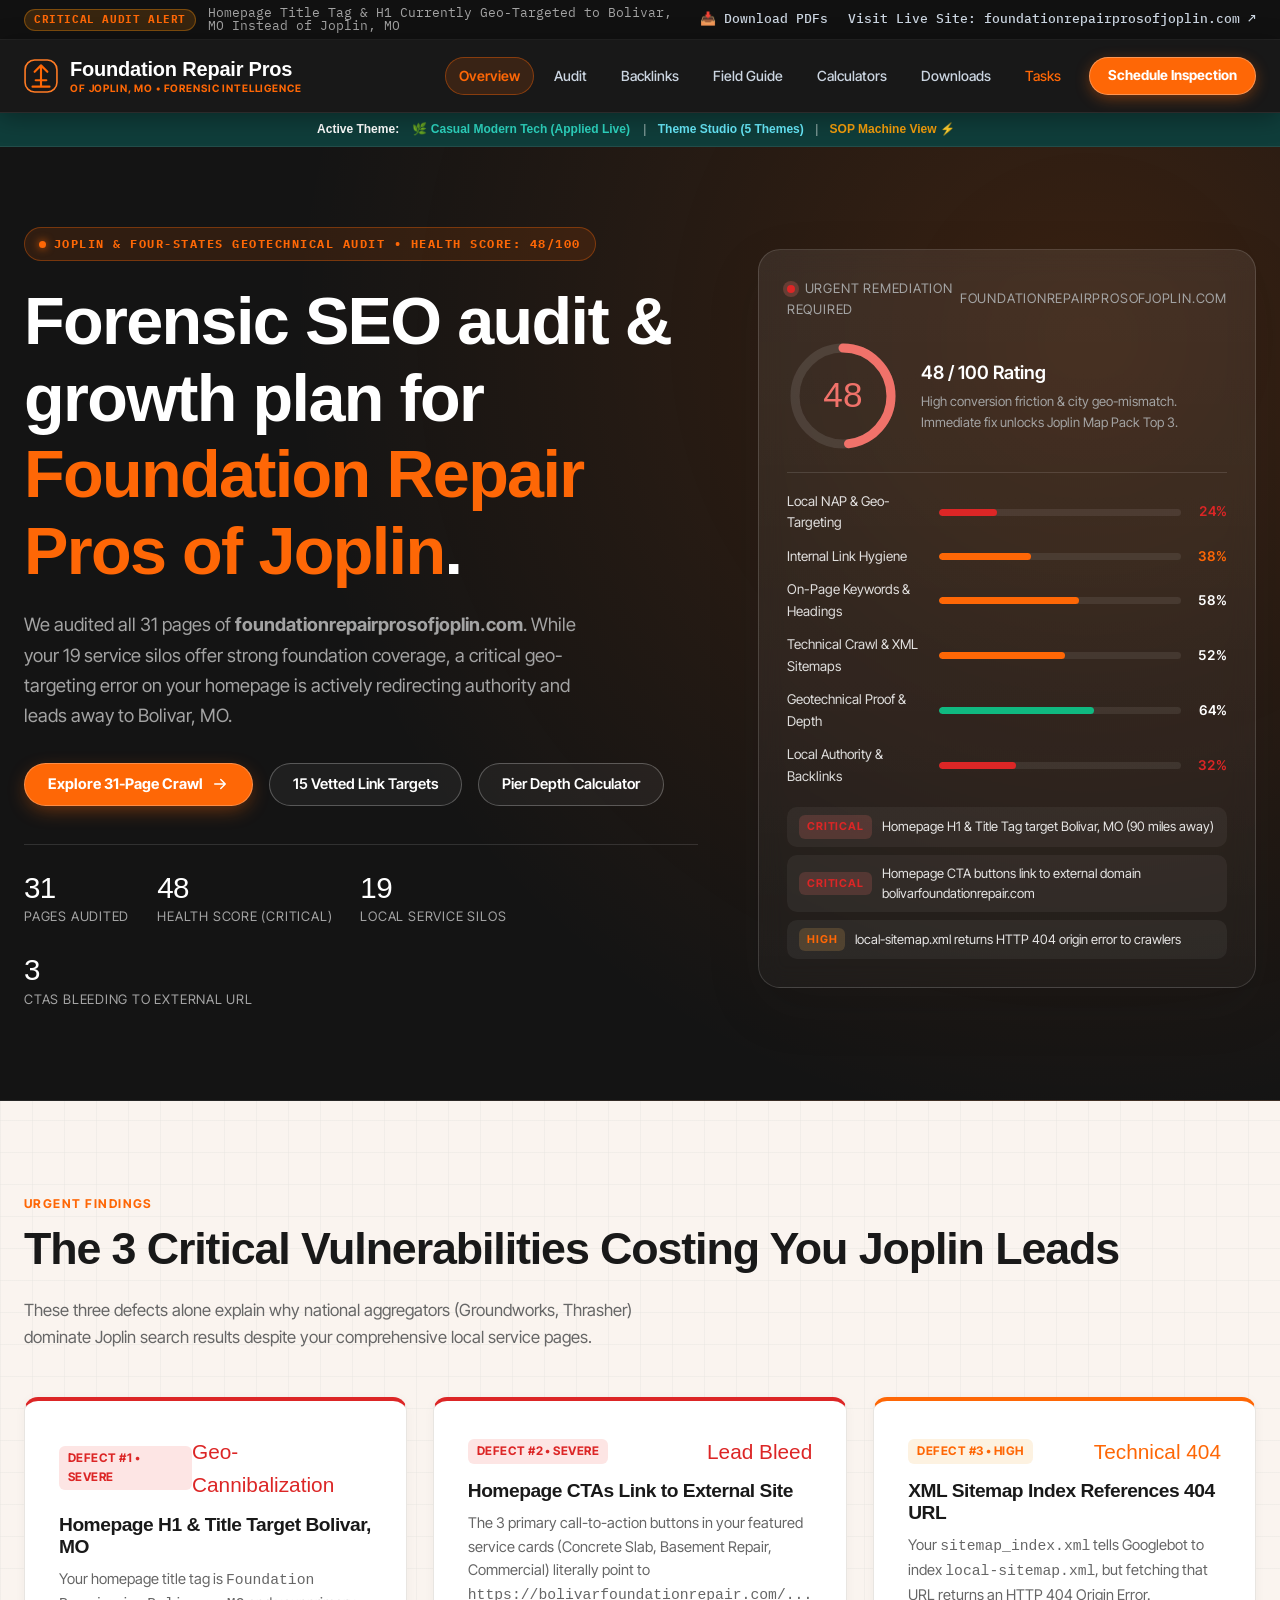
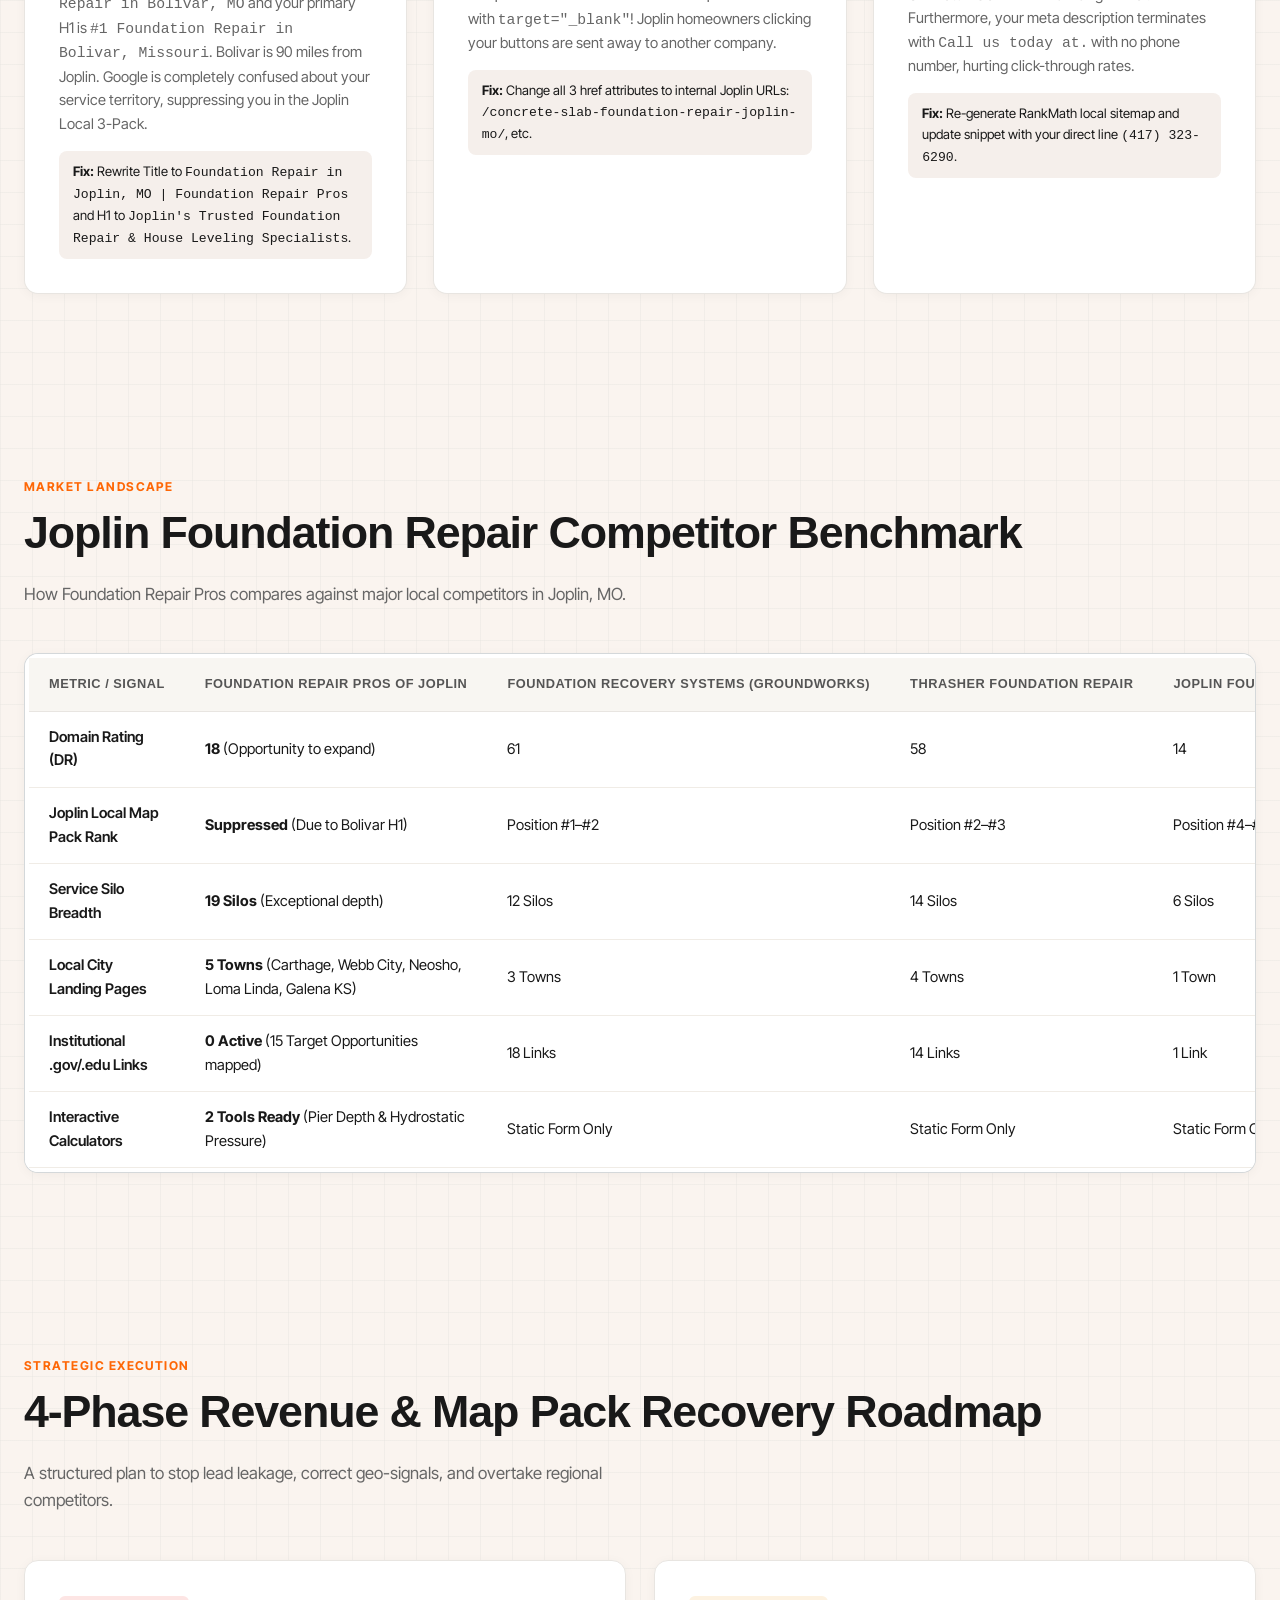
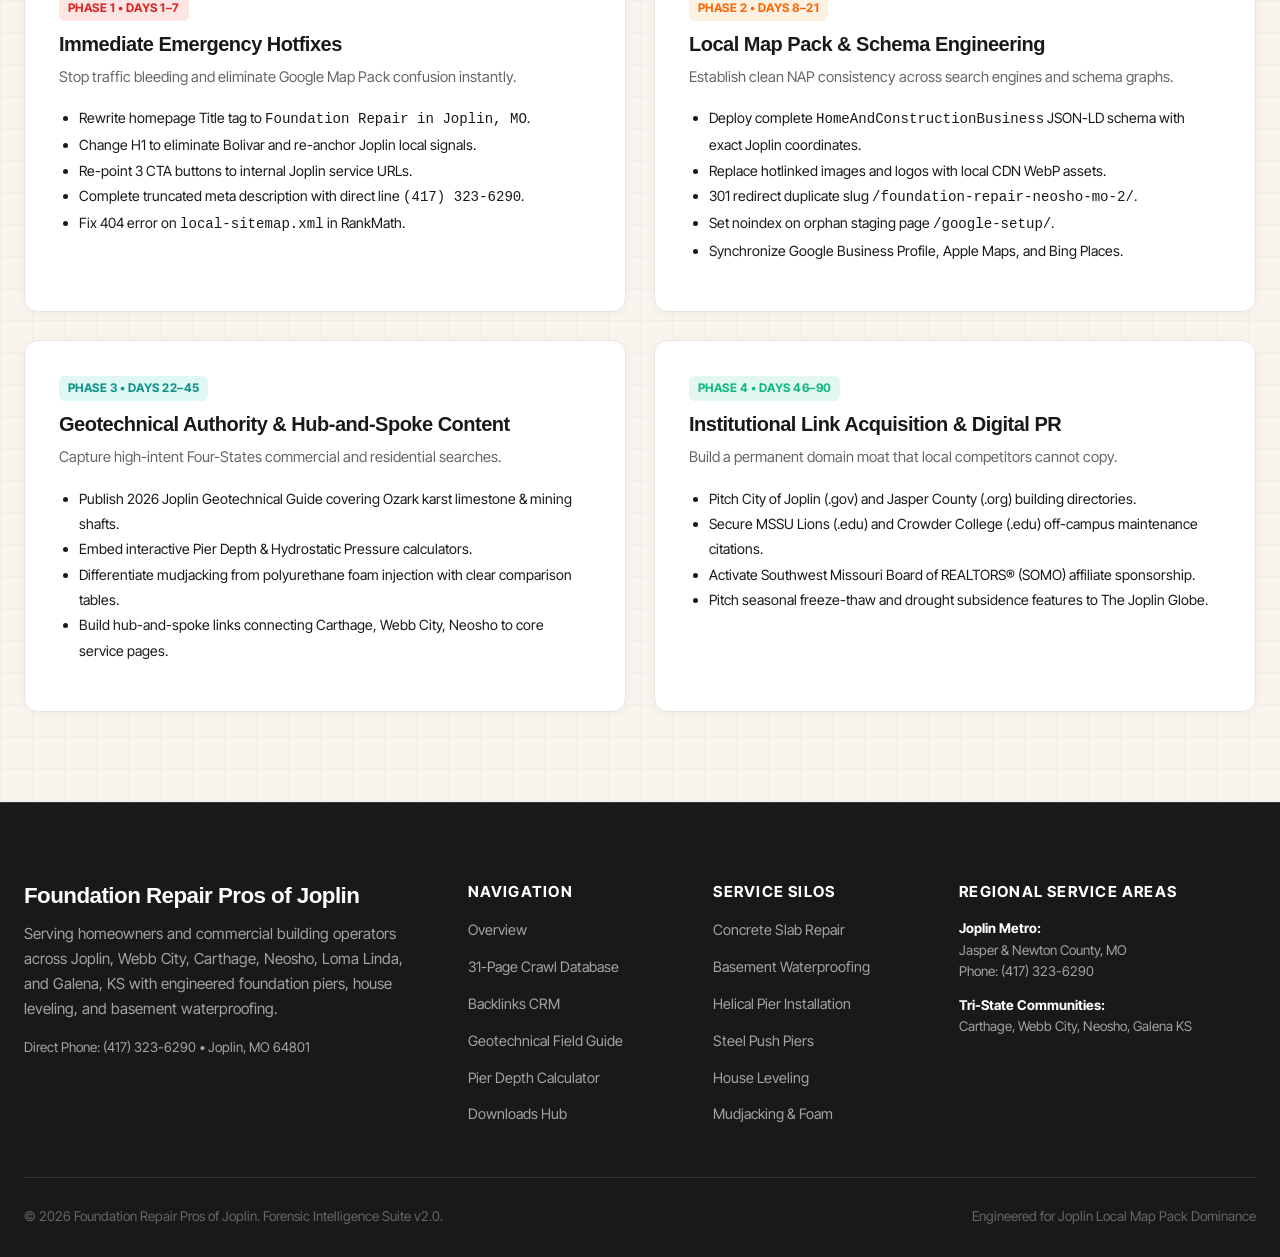
<file: index.html>
<!DOCTYPE html>
<html lang="en">
<head>
  <meta charset="UTF-8">
  <meta name="viewport" content="width=device-width, initial-scale=1.0">
  <title>Foundation Repair Pros of Joplin | Forensic SEO Audit & Local Authority Suite</title>
  <meta name="description" content="Forensic SEO audit and geotechnical growth strategy for Foundation Repair Pros of Joplin. 31-page crawl, local Map Pack remediation, and white-hat link architecture.">
  <link rel="preconnect" href="https://fonts.googleapis.com">
  <link rel="preconnect" href="https://fonts.gstatic.com" crossorigin>
  <link rel="preconnect" href="https://api.fontshare.com">
  <link rel="stylesheet" href="https://api.fontshare.com/v2/css?f[]=clash-grotesk@300,400,500,600,700&display=swap">
  <link rel="stylesheet" href="https://fonts.googleapis.com/css2?family=IBM+Plex+Mono:wght@400;500;600&family=Inter+Tight:ital,wght@0,300..900;1,300..900&family=Manrope:wght@400;500;600;700;800&display=swap">
  <link rel="stylesheet" href="css/main.css">
  <link rel="icon" type="image/png" href="https://foundationrepairprosofjoplin.com/wp-content/uploads/2022/09/Foundation-Repair-Pros-of-Joplin-Logo-1-150x143.png">
</head>
<body>

  <!-- Top Announcement Bar -->
  <aside class="top-strip" aria-label="Official Intelligence Announcement">
    <div class="top-strip-inner">
      <div class="top-strip-left">
        <span class="top-strip-badge">CRITICAL AUDIT ALERT</span>
        <span>Homepage Title Tag & H1 Currently Geo-Targeted to Bolivar, MO Instead of Joplin, MO</span>
      </div>
      <div class="top-strip-right">
        <a href="downloads.html">📥 Download PDFs</a>
        <a href="https://foundationrepairprosofjoplin.com/" target="_blank" rel="noopener noreferrer">Visit Live Site: foundationrepairprosofjoplin.com ↗</a>
      </div>
    </div>
  </aside>

  <!-- Sticky Site Header -->
  <header class="site-header" id="top">
    <div class="wrap nav">
      <a class="logo" href="index.html" aria-label="Foundation Repair Pros of Joplin Home">
        <svg viewBox="0 0 32 32" fill="none" aria-hidden="true">
          <rect x="1" y="1" width="30" height="30" rx="9" stroke="#c9a35b" stroke-width="1.5"/>
          <path d="M16 6v20M10 12l6-6 6 6M8 26h16M11 20h10" stroke="#e3c48a" stroke-width="2" stroke-linecap="round" stroke-linejoin="round"/>
        </svg>
        <div>
          <span>Foundation Repair Pros</span>
          <span class="sub">OF JOPLIN, MO • FORENSIC INTELLIGENCE</span>
        </div>
      </a>

      <button class="menu-btn" aria-label="Open navigation menu">
        <svg width="24" height="24" viewBox="0 0 24 24" fill="none" stroke="currentColor" stroke-width="2"><path d="M4 7h16M4 12h16M4 17h16"/></svg>
      </button>

      <ul class="nav-links">
        <li><a href="index.html" class="active">Overview</a></li>
        <li><a href="audit.html">Audit</a></li>
        <li><a href="backlinks.html">Backlinks</a></li>
        <li><a href="blog.html">Field Guide</a></li>
        <li><a href="calculators.html">Calculators</a></li>
        <li><a href="downloads.html">Downloads</a></li>
        <li><a href="tasks.html" style="color:var(--gold);">Tasks</a></li>
        <li><a class="btn btn-gold btn-sm" href="#" data-open-lead-modal>Schedule Inspection</a></li>
      </ul>
    </div>
  </header>

  <!-- Quick Design System Bar -->
  <div style="background: #0f3d3a; color: #a3b8b6; font-size: 12px; font-family: 'Plus Jakarta Sans', sans-serif; padding: 7px 20px; text-align: center; border-bottom: 1px solid rgba(255,255,255,0.08);">
    <span style="color:#ffffff; font-weight:700;">Active Theme:</span>
    <span style="color: #2dd4bf; font-weight: 800; margin: 0 10px;">🌿 Casual Modern Tech (Applied Live)</span> |
    <a href="theme-studio.html" style="color: #67e8f9; font-weight: 600; margin: 0 8px; text-decoration: none;">Theme Studio (5 Themes)</a> |
    <a href="sop-blueprint.html" style="color: #f59e0b; font-weight: 600; margin: 0 8px; text-decoration: none;">SOP Machine View ⚡</a>
  </div>

  <!-- Hero Section -->
  <section class="hero">
    <div class="wrap hero-grid">
      <div>
        <span class="eyebrow">
          <span class="dot"></span> Joplin & Four-States Geotechnical Audit • Health Score: 48/100
        </span>
        <h1>Forensic SEO audit & growth plan for <em>Foundation Repair Pros of Joplin</em>.</h1>
        <p class="lead">
          We audited all 31 pages of <strong>foundationrepairprosofjoplin.com</strong>. While your 19 service silos offer strong foundation coverage, a critical geo-targeting error on your homepage is actively redirecting authority and leads away to Bolivar, MO.
        </p>

        <div class="hero-ctas">
          <a class="btn btn-gold" href="audit.html">
            Explore 31-Page Crawl
            <svg width="18" height="18" viewBox="0 0 24 24" fill="none" stroke="currentColor" stroke-width="2" stroke-linecap="round" stroke-linejoin="round"><path d="M5 12h14M13 6l6 6-6 6"/></svg>
          </a>
          <a class="btn btn-ghost" href="backlinks.html">
            15 Vetted Link Targets
          </a>
          <a class="btn btn-ghost" href="calculators.html">
            Pier Depth Calculator
          </a>
        </div>

        <div class="hero-proof">
          <div><b>31</b>Pages Audited</div>
          <div><b>48</b>Health Score (Critical)</div>
          <div><b>19</b>Local Service Silos</div>
          <div><b>3</b>CTAs Bleeding to External URL</div>
        </div>
      </div>

      <!-- Live Report Scorecard Card -->
      <div class="report" aria-label="Audit Scorecard Preview" id="heroReportGauge">
        <div class="report-top">
          <span><span class="dot" style="background: var(--red); box-shadow: 0 0 0 4px rgba(240,114,106,0.25);"></span> Urgent Remediation Required</span>
          <span>foundationrepairprosofjoplin.com</span>
        </div>

        <div class="gauge-row">
          <div class="gauge">
            <svg width="112" height="112" viewBox="0 0 112 112">
              <circle class="track" cx="56" cy="56" r="48" fill="none" stroke-width="9"/>
              <circle class="fill" cx="56" cy="56" r="48" fill="none" stroke-width="9" style="--v: 48; stroke: #f0726a;"/>
            </svg>
            <span style="color: #f0726a;">48</span>
          </div>
          <div class="gauge-copy">
            <b>48 / 100 Rating</b>
            <small>High conversion friction & city geo-mismatch. Immediate fix unlocks Joplin Map Pack Top 3.</small>
          </div>
        </div>

        <ul class="bars">
          <li>
            <span>Local NAP & Geo-Targeting</span>
            <div class="bar"><i style="--w: 24%; background: var(--red);"></i></div>
            <span class="n" style="color: var(--red);">24%</span>
          </li>
          <li>
            <span>Internal Link Hygiene</span>
            <div class="bar"><i style="--w: 38%; background: var(--amber);"></i></div>
            <span class="n" style="color: var(--amber);">38%</span>
          </li>
          <li>
            <span>On-Page Keywords & Headings</span>
            <div class="bar"><i style="--w: 58%; background: var(--amber);"></i></div>
            <span class="n">58%</span>
          </li>
          <li>
            <span>Technical Crawl & XML Sitemaps</span>
            <div class="bar"><i style="--w: 52%; background: var(--amber);"></i></div>
            <span class="n">52%</span>
          </li>
          <li>
            <span>Geotechnical Proof & Depth</span>
            <div class="bar"><i style="--w: 64%; background: var(--green);"></i></div>
            <span class="n">64%</span>
          </li>
          <li>
            <span>Local Authority & Backlinks</span>
            <div class="bar"><i style="--w: 32%; background: var(--red);"></i></div>
            <span class="n" style="color: var(--red);">32%</span>
          </li>
        </ul>

        <div class="flags">
          <div class="flag">
            <span class="sev c">CRITICAL</span>
            <span>Homepage H1 & Title Tag target Bolivar, MO (90 miles away)</span>
          </div>
          <div class="flag">
            <span class="sev c">CRITICAL</span>
            <span>Homepage CTA buttons link to external domain bolivarfoundationrepair.com</span>
          </div>
          <div class="flag">
            <span class="sev h">HIGH</span>
            <span>local-sitemap.xml returns HTTP 404 origin error to crawlers</span>
          </div>
        </div>
      </div>
    </div>
  </section>

  <!-- Emergency Vulnerability Showcase Section -->
  <section class="section">
    <div class="wrap">
      <div class="section-header">
        <span class="section-tag">Urgent Findings</span>
        <h2>The 3 Critical Vulnerabilities Costing You Joplin Leads</h2>
        <p class="section-desc">These three defects alone explain why national aggregators (Groundworks, Thrasher) dominate Joplin search results despite your comprehensive local service pages.</p>
      </div>

      <div class="grid-3">
        <div class="card" style="border-top: 4px solid var(--red);">
          <div style="display:flex; justify-content:space-between; align-items:center; margin-bottom:12px;">
            <span class="badge" style="background:rgba(240,114,106,0.18); color:var(--red);">Defect #1 • Severe</span>
            <span style="font-family:var(--serif); font-size:1.3rem; color:var(--red);">Geo-Cannibalization</span>
          </div>
          <h3 style="font-size:1.2rem; margin-bottom:10px;">Homepage H1 & Title Target Bolivar, MO</h3>
          <p style="font-size:0.92rem; color:var(--muted); line-height:1.6;">
            Your homepage title tag is <code>Foundation Repair in Bolivar, MO</code> and your primary H1 is <code>#1 Foundation Repair in Bolivar, Missouri</code>. Bolivar is 90 miles from Joplin. Google is completely confused about your service territory, suppressing you in the Joplin Local 3-Pack.
          </p>
          <div style="background:var(--paper-2); padding:10px 14px; border-radius:8px; font-size:0.82rem; color:var(--ink);">
            <strong>Fix:</strong> Rewrite Title to <code>Foundation Repair in Joplin, MO | Foundation Repair Pros</code> and H1 to <code>Joplin's Trusted Foundation Repair & House Leveling Specialists</code>.
          </div>
        </div>

        <div class="card" style="border-top: 4px solid var(--red);">
          <div style="display:flex; justify-content:space-between; align-items:center; margin-bottom:12px;">
            <span class="badge" style="background:rgba(240,114,106,0.18); color:var(--red);">Defect #2 • Severe</span>
            <span style="font-family:var(--serif); font-size:1.3rem; color:var(--red);">Lead Bleed</span>
          </div>
          <h3 style="font-size:1.2rem; margin-bottom:10px;">Homepage CTAs Link to External Site</h3>
          <p style="font-size:0.92rem; color:var(--muted); line-height:1.6;">
            The 3 primary call-to-action buttons in your featured service cards (Concrete Slab, Basement Repair, Commercial) literally point to <code>https://bolivarfoundationrepair.com/...</code> with <code>target="_blank"</code>! Joplin homeowners clicking your buttons are sent away to another company.
          </p>
          <div style="background:var(--paper-2); padding:10px 14px; border-radius:8px; font-size:0.82rem; color:var(--ink);">
            <strong>Fix:</strong> Change all 3 href attributes to internal Joplin URLs: <code>/concrete-slab-foundation-repair-joplin-mo/</code>, etc.
          </div>
        </div>

        <div class="card" style="border-top: 4px solid var(--amber);">
          <div style="display:flex; justify-content:space-between; align-items:center; margin-bottom:12px;">
            <span class="badge" style="background:rgba(242,180,90,0.18); color:var(--amber);">Defect #3 • High</span>
            <span style="font-family:var(--serif); font-size:1.3rem; color:var(--amber);">Technical 404</span>
          </div>
          <h3 style="font-size:1.2rem; margin-bottom:10px;">XML Sitemap Index References 404 URL</h3>
          <p style="font-size:0.92rem; color:var(--muted); line-height:1.6;">
            Your <code>sitemap_index.xml</code> tells Googlebot to index <code>local-sitemap.xml</code>, but fetching that URL returns an HTTP 404 Origin Error. Furthermore, your meta description terminates with <code>Call us today at.</code> with no phone number, hurting click-through rates.
          </p>
          <div style="background:var(--paper-2); padding:10px 14px; border-radius:8px; font-size:0.82rem; color:var(--ink);">
            <strong>Fix:</strong> Re-generate RankMath local sitemap and update snippet with your direct line <code>(417) 323-6290</code>.
          </div>
        </div>
      </div>
    </div>
  </section>

  <!-- Competitor Benchmark Section -->
  <section class="section">
    <div class="wrap">
      <div class="section-header">
        <span class="section-tag" style="color:var(--gold);">Market Landscape</span>
        <h2>Joplin Foundation Repair Competitor Benchmark</h2>
        <p class="section-desc">How Foundation Repair Pros compares against major local competitors in Joplin, MO.</p>
      </div>

      <div class="table-responsive" style="overflow-x:auto; background:#ffffff; border:1px solid rgba(19,43,52,0.18); border-radius:14px; box-shadow:var(--shadow-card); padding:4px;">
        <table class="data-table" style="width:100%; border-collapse:collapse; font-size:0.92rem;">
          <thead>
            <tr>
              <th style="padding:16px 20px;">Metric / Signal</th>
              <th style="padding:16px 20px; color:#0b1c22; background:rgba(233,136,11,0.14);">Foundation Repair Pros of Joplin</th>
              <th style="padding:16px 20px;">Foundation Recovery Systems (Groundworks)</th>
              <th style="padding:16px 20px;">Thrasher Foundation Repair</th>
              <th style="padding:16px 20px;">Joplin Foundation Repair</th>
            </tr>
          </thead>
          <tbody>
            <tr>
              <td style="padding:14px 20px; font-weight:600;">Domain Rating (DR)</td>
              <td style="padding:14px 20px; color:var(--amber); background:rgba(233,136,11,0.05);"><strong>18</strong> (Opportunity to expand)</td>
              <td style="padding:14px 20px;">61</td>
              <td style="padding:14px 20px;">58</td>
              <td style="padding:14px 20px;">14</td>
            </tr>
            <tr>
              <td style="padding:14px 20px; font-weight:600;">Joplin Local Map Pack Rank</td>
              <td style="padding:14px 20px; color:var(--red); background:rgba(233,136,11,0.05);"><strong>Suppressed</strong> (Due to Bolivar H1)</td>
              <td style="padding:14px 20px;">Position #1–#2</td>
              <td style="padding:14px 20px;">Position #2–#3</td>
              <td style="padding:14px 20px;">Position #4–#6</td>
            </tr>
            <tr>
              <td style="padding:14px 20px; font-weight:600;">Service Silo Breadth</td>
              <td style="padding:14px 20px; color:var(--green); background:rgba(233,136,11,0.05);"><strong>19 Silos</strong> (Exceptional depth)</td>
              <td style="padding:14px 20px;">12 Silos</td>
              <td style="padding:14px 20px;">14 Silos</td>
              <td style="padding:14px 20px;">6 Silos</td>
            </tr>
            <tr>
              <td style="padding:14px 20px; font-weight:600;">Local City Landing Pages</td>
              <td style="padding:14px 20px; color:var(--green); background:rgba(233,136,11,0.05);"><strong>5 Towns</strong> (Carthage, Webb City, Neosho, Loma Linda, Galena KS)</td>
              <td style="padding:14px 20px;">3 Towns</td>
              <td style="padding:14px 20px;">4 Towns</td>
              <td style="padding:14px 20px;">1 Town</td>
            </tr>
            <tr>
              <td style="padding:14px 20px; font-weight:600;">Institutional .gov/.edu Links</td>
              <td style="padding:14px 20px; color:var(--red); background:rgba(233,136,11,0.05);"><strong>0 Active</strong> (15 Target Opportunities mapped)</td>
              <td style="padding:14px 20px;">18 Links</td>
              <td style="padding:14px 20px;">14 Links</td>
              <td style="padding:14px 20px;">1 Link</td>
            </tr>
            <tr>
              <td style="padding:14px 20px; font-weight:600;">Interactive Calculators</td>
              <td style="padding:14px 20px; color:var(--green); background:rgba(233,136,11,0.05);"><strong>2 Tools Ready</strong> (Pier Depth & Hydrostatic Pressure)</td>
              <td style="padding:14px 20px;">Static Form Only</td>
              <td style="padding:14px 20px;">Static Form Only</td>
              <td style="padding:14px 20px;">Static Form Only</td>
            </tr>
          </tbody>
        </table>
      </div>
    </div>
  </section>

  <!-- 4-Phase Recovery Roadmap -->
  <section class="section" id="remediationRoadmap">
    <div class="wrap">
      <div class="section-header">
        <span class="section-tag">Strategic Execution</span>
        <h2>4-Phase Revenue & Map Pack Recovery Roadmap</h2>
        <p class="section-desc">A structured plan to stop lead leakage, correct geo-signals, and overtake regional competitors.</p>
      </div>

      <div class="grid-2">
        <div class="card">
          <span class="badge" style="background:rgba(240,114,106,0.18); color:var(--red); margin-bottom:12px;">Phase 1 • Days 1–7</span>
          <h3 style="font-size:1.25rem;">Immediate Emergency Hotfixes</h3>
          <p style="color:var(--muted); font-size:0.92rem; margin-bottom:16px;">Stop traffic bleeding and eliminate Google Map Pack confusion instantly.</p>
          <ul style="padding-left:20px; font-size:0.88rem; color:var(--text); line-height:1.8;">
            <li>Rewrite homepage Title tag to <code>Foundation Repair in Joplin, MO</code>.</li>
            <li>Change H1 to eliminate Bolivar and re-anchor Joplin local signals.</li>
            <li>Re-point 3 CTA buttons to internal Joplin service URLs.</li>
            <li>Complete truncated meta description with direct line <code>(417) 323-6290</code>.</li>
            <li>Fix 404 error on <code>local-sitemap.xml</code> in RankMath.</li>
          </ul>
        </div>

        <div class="card">
          <span class="badge" style="background:rgba(242,180,90,0.18); color:var(--amber); margin-bottom:12px;">Phase 2 • Days 8–21</span>
          <h3 style="font-size:1.25rem;">Local Map Pack & Schema Engineering</h3>
          <p style="color:var(--muted); font-size:0.92rem; margin-bottom:16px;">Establish clean NAP consistency across search engines and schema graphs.</p>
          <ul style="padding-left:20px; font-size:0.88rem; color:var(--text); line-height:1.8;">
            <li>Deploy complete <code>HomeAndConstructionBusiness</code> JSON-LD schema with exact Joplin coordinates.</li>
            <li>Replace hotlinked images and logos with local CDN WebP assets.</li>
            <li>301 redirect duplicate slug <code>/foundation-repair-neosho-mo-2/</code>.</li>
            <li>Set noindex on orphan staging page <code>/google-setup/</code>.</li>
            <li>Synchronize Google Business Profile, Apple Maps, and Bing Places.</li>
          </ul>
        </div>

        <div class="card">
          <span class="badge" style="background:rgba(79,209,197,0.18); color:var(--teal); margin-bottom:12px;">Phase 3 • Days 22–45</span>
          <h3 style="font-size:1.25rem;">Geotechnical Authority & Hub-and-Spoke Content</h3>
          <p style="color:var(--muted); font-size:0.92rem; margin-bottom:16px;">Capture high-intent Four-States commercial and residential searches.</p>
          <ul style="padding-left:20px; font-size:0.88rem; color:var(--text); line-height:1.8;">
            <li>Publish 2026 Joplin Geotechnical Guide covering Ozark karst limestone & mining shafts.</li>
            <li>Embed interactive Pier Depth & Hydrostatic Pressure calculators.</li>
            <li>Differentiate mudjacking from polyurethane foam injection with clear comparison tables.</li>
            <li>Build hub-and-spoke links connecting Carthage, Webb City, Neosho to core service pages.</li>
          </ul>
        </div>

        <div class="card">
          <span class="badge" style="background:rgba(95,211,154,0.18); color:var(--green); margin-bottom:12px;">Phase 4 • Days 46–90</span>
          <h3 style="font-size:1.25rem;">Institutional Link Acquisition & Digital PR</h3>
          <p style="color:var(--muted); font-size:0.92rem; margin-bottom:16px;">Build a permanent domain moat that local competitors cannot copy.</p>
          <ul style="padding-left:20px; font-size:0.88rem; color:var(--text); line-height:1.8;">
            <li>Pitch City of Joplin (.gov) and Jasper County (.org) building directories.</li>
            <li>Secure MSSU Lions (.edu) and Crowder College (.edu) off-campus maintenance citations.</li>
            <li>Activate Southwest Missouri Board of REALTORS® (SOMO) affiliate sponsorship.</li>
            <li>Pitch seasonal freeze-thaw and drought subsidence features to The Joplin Globe.</li>
          </ul>
        </div>
      </div>
    </div>
  </section>

  <!-- Certified Inspection Lead Modal -->
  <div class="modal-overlay modal" id="leadModal" role="dialog" aria-modal="true" aria-labelledby="leadModalTitle">
    <div class="modal-window modal-dialog">
      <div class="modal-header">
        <h3 class="modal-title" id="leadModalTitle">Schedule Certified Foundation Inspection</h3>
        <button class="modal-close" id="closeLeadModal" aria-label="Close modal">&times;</button>
      </div>
      <form id="leadCaptureForm">
        <div class="modal-body">
          <p style="color:var(--muted); font-size:0.92rem; margin-bottom:20px; line-height:1.5;">
            Request a certified on-site structural evaluation in Joplin, Carthage, Webb City, Neosho, or surrounding Four-States communities.
          </p>
          <div style="margin-bottom:16px;">
            <label for="leadName" style="display:block; font-size:0.82rem; font-weight:700; color:var(--ink); margin-bottom:6px; text-transform:uppercase;">Homeowner Name *</label>
            <input type="text" id="leadName" required placeholder="e.g. John Smith" class="search-input" style="padding-left:14px;">
          </div>
          <div style="margin-bottom:16px;">
            <label for="leadPhone" style="display:block; font-size:0.82rem; font-weight:700; color:var(--ink); margin-bottom:6px; text-transform:uppercase;">Phone Number *</label>
            <input type="tel" id="leadPhone" required placeholder="(417) 555-0192" class="search-input" style="padding-left:14px;">
          </div>
          <div style="margin-bottom:16px;">
            <label for="leadEmail" style="display:block; font-size:0.82rem; font-weight:700; color:var(--ink); margin-bottom:6px; text-transform:uppercase;">Email Address *</label>
            <input type="email" id="leadEmail" required placeholder="john@example.com" class="search-input" style="padding-left:14px;">
          </div>
          <div style="margin-bottom:20px;">
            <label for="leadAddress" style="display:block; font-size:0.82rem; font-weight:700; color:var(--ink); margin-bottom:6px; text-transform:uppercase;">Property Address & City *</label>
            <input type="text" id="leadAddress" required placeholder="e.g. 1502 S Main St, Joplin, MO" class="search-input" style="padding-left:14px;">
          </div>
        </div>
        <div class="modal-footer">
          <button type="submit" class="btn btn-gold" style="width:100%;">
            Send Free Inspection Request
          </button>
        </div>
      </form>
    </div>
  </div>

  <!-- Toast Notification Container -->
  <div class="toast-msg" id="bmgToast"></div>

  <footer class="site-footer">
    <div class="wrap">
      <div class="footer-grid">
        <div class="footer-brand">
          <h3>Foundation Repair Pros of Joplin</h3>
          <p>
            Serving homeowners and commercial building operators across Joplin, Webb City, Carthage, Neosho, Loma Linda, and Galena, KS with engineered foundation piers, house leveling, and basement waterproofing.
          </p>
          <p style="margin-top:14px; font-size:0.84rem; color:var(--muted-light);">
            Direct Phone: (417) 323-6290 • Joplin, MO 64801
          </p>
        </div>

        <div class="footer-col">
          <h4>Navigation</h4>
          <ul class="footer-links">
            <li><a href="index.html">Overview</a></li>
            <li><a href="audit.html">31-Page Crawl Database</a></li>
            <li><a href="backlinks.html">Backlinks CRM</a></li>
            <li><a href="blog.html">Geotechnical Field Guide</a></li>
            <li><a href="calculators.html">Pier Depth Calculator</a></li>
            <li><a href="downloads.html">Downloads Hub</a></li>
          </ul>
        </div>

        <div class="footer-col">
          <h4>Service Silos</h4>
          <ul class="footer-links">
            <li><a href="audit.html">Concrete Slab Repair</a></li>
            <li><a href="audit.html">Basement Waterproofing</a></li>
            <li><a href="audit.html">Helical Pier Installation</a></li>
            <li><a href="audit.html">Steel Push Piers</a></li>
            <li><a href="audit.html">House Leveling</a></li>
            <li><a href="audit.html">Mudjacking & Foam</a></li>
          </ul>
        </div>

        <div class="footer-col">
          <h4>Regional Service Areas</h4>
          <div class="branch-list">
            <div class="branch-item">
              <strong>Joplin Metro:</strong><br>
              Jasper & Newton County, MO<br>
              Phone: (417) 323-6290
            </div>
            <div class="branch-item">
              <strong>Tri-State Communities:</strong><br>
              Carthage, Webb City, Neosho, Galena KS
            </div>
          </div>
        </div>
      </div>

      <div class="footer-bottom">
        <div>
          © 2026 Foundation Repair Pros of Joplin. Forensic Intelligence Suite v2.0.
        </div>
        <div>
          Engineered for Joplin Local Map Pack Dominance
        </div>
      </div>
    </div>
  </footer>

  <script src="js/data.js"></script>
  <script src="js/app.js"></script>
</body>
</html>
</file>
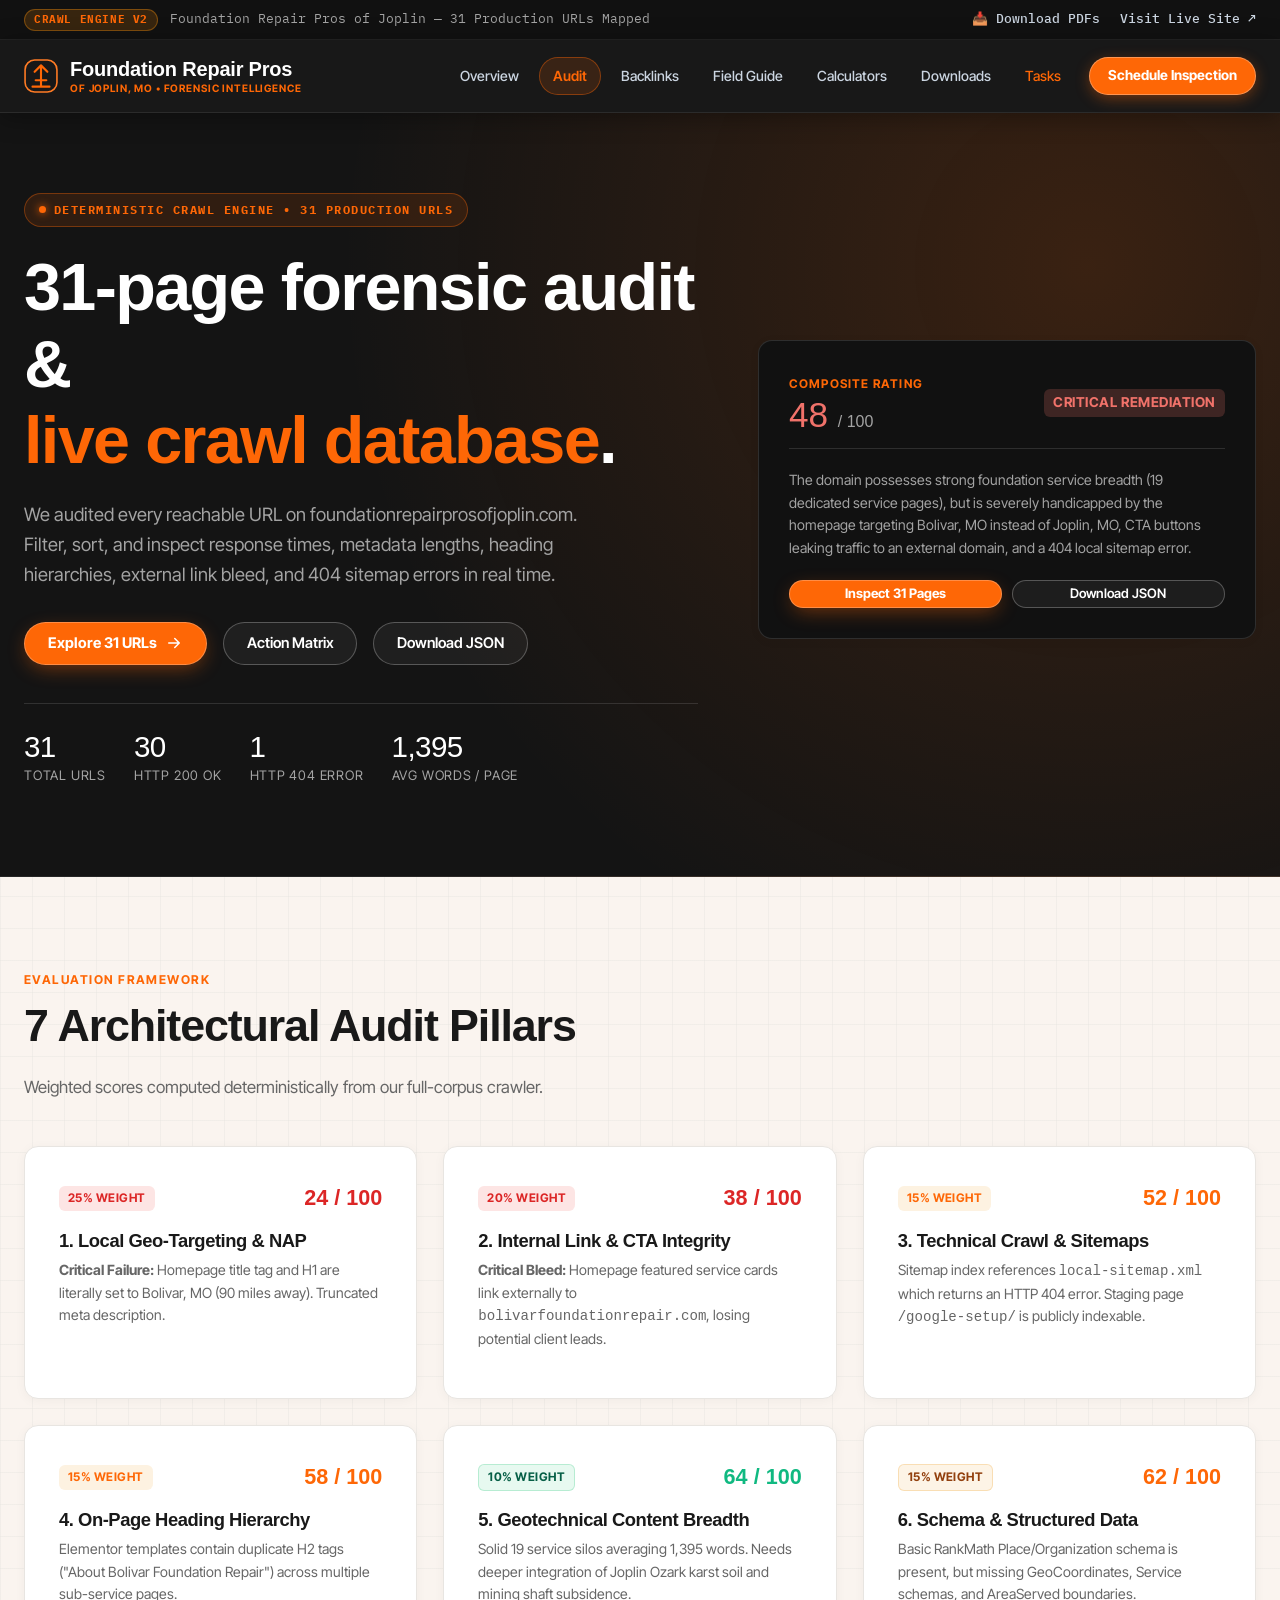
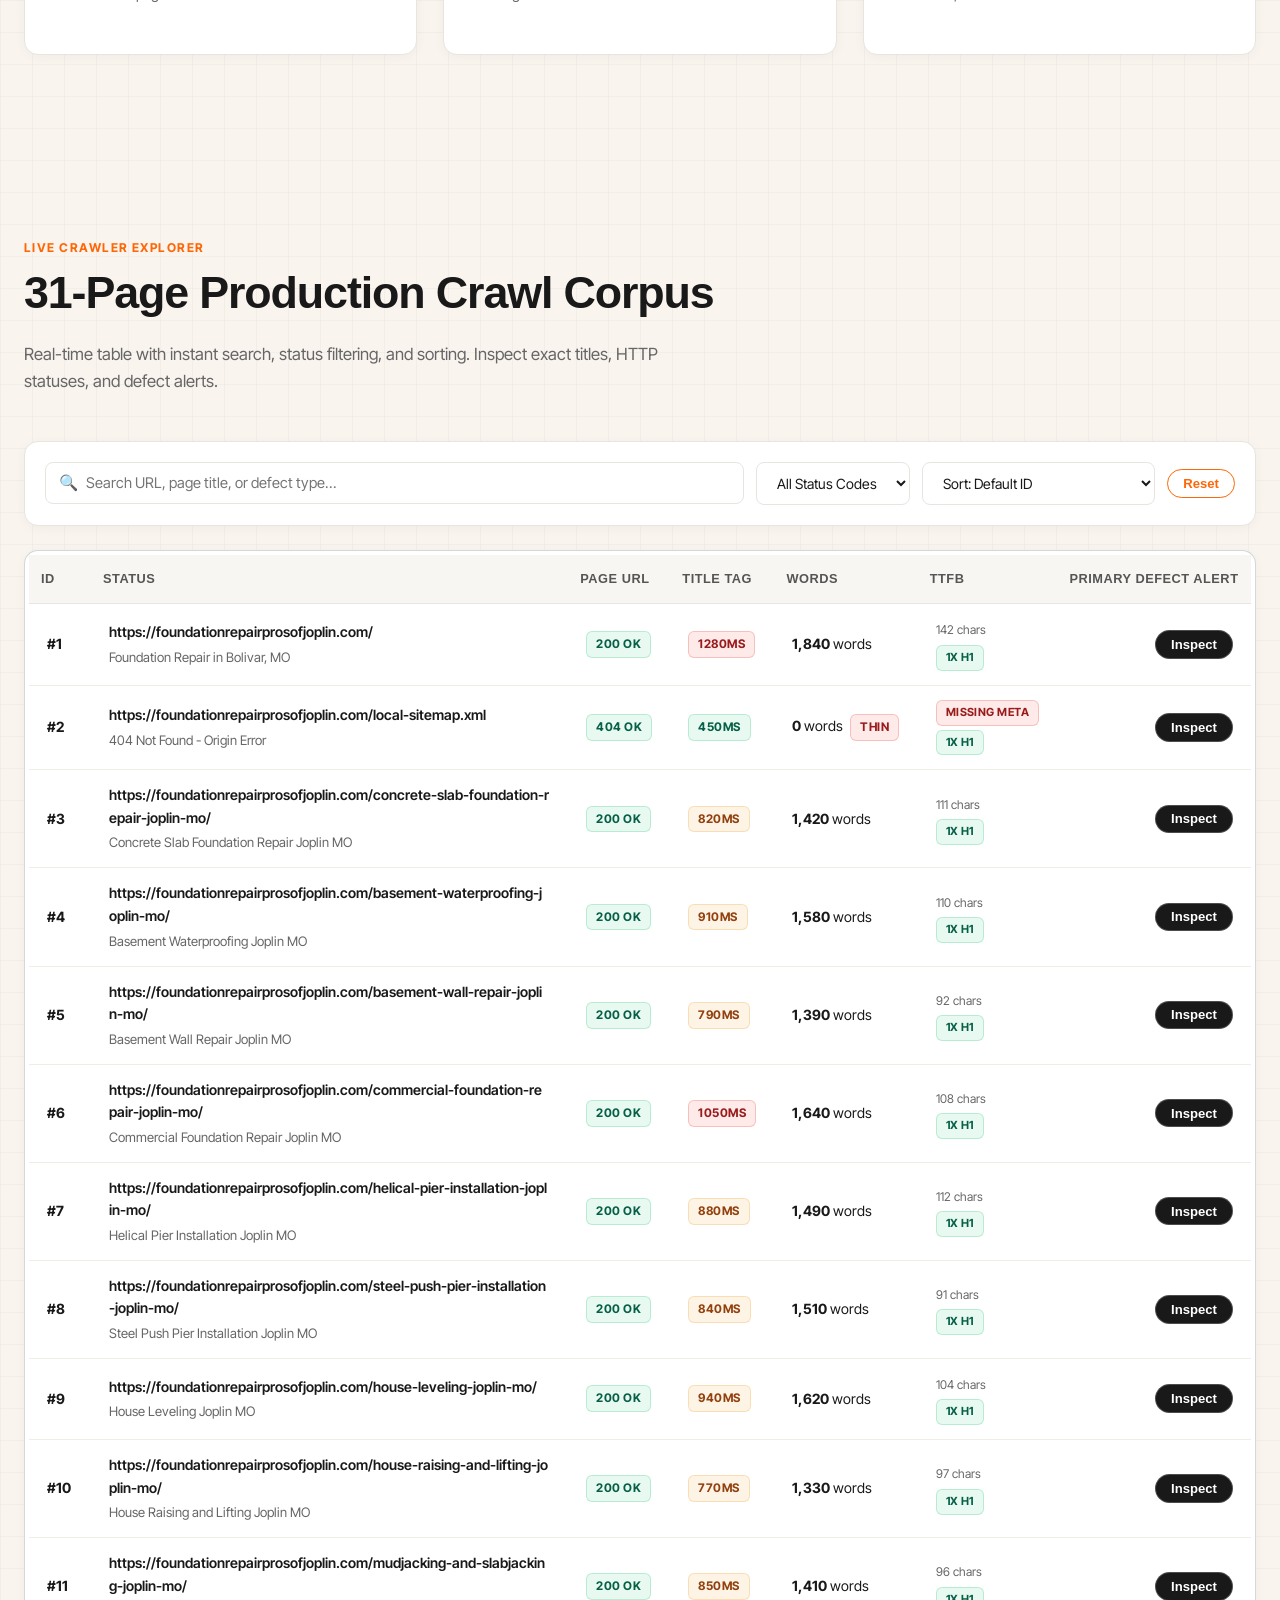
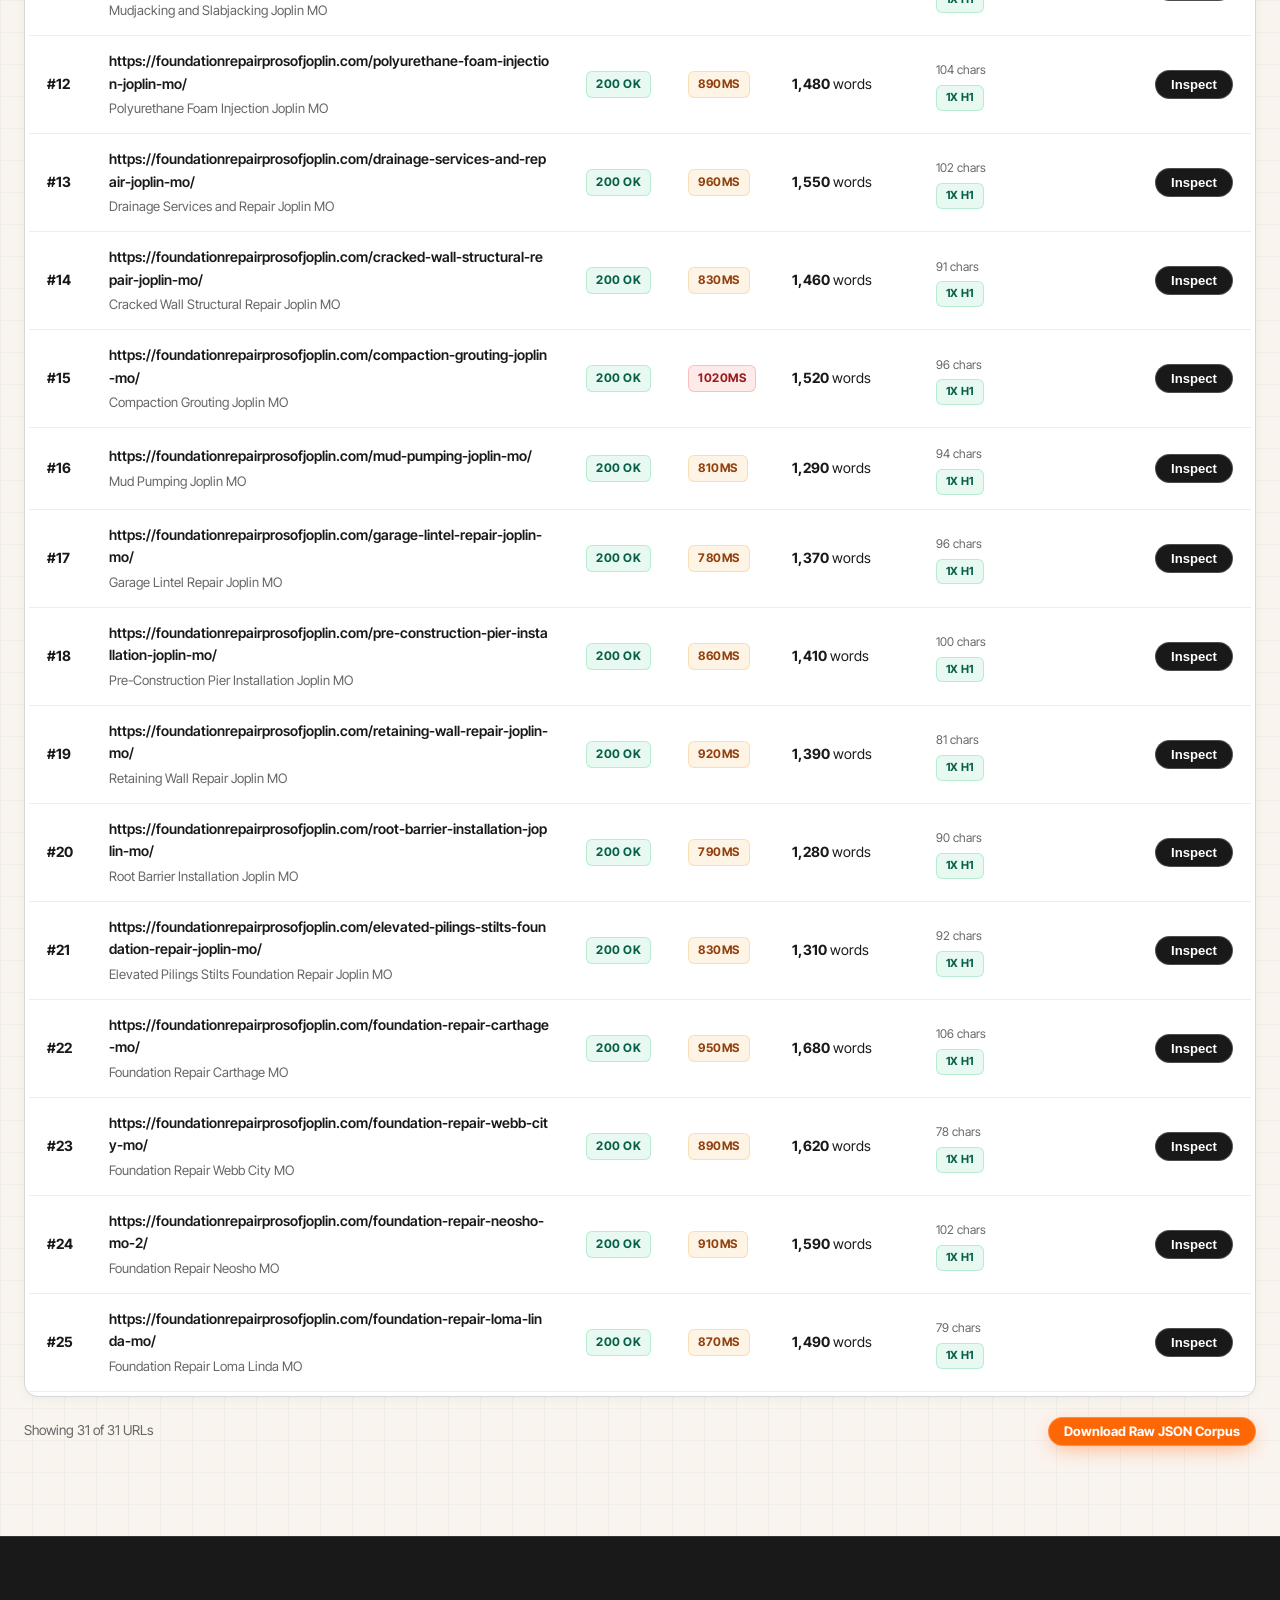
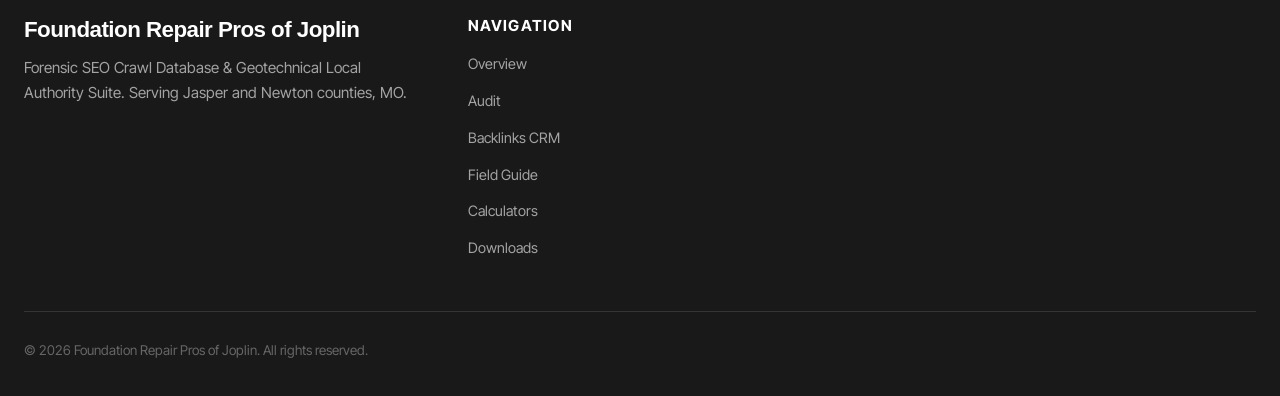
<file: audit.html>
<!DOCTYPE html>
<html lang="en">
<head>
  <meta charset="UTF-8">
  <meta name="viewport" content="width=device-width, initial-scale=1.0">
  <title>31-Page Forensic SEO Crawl Database | Foundation Repair Pros of Joplin</title>
  <meta name="description" content="Searchable, filterable 31-page live crawl database and technical remediation matrix for foundationrepairprosofjoplin.com.">
  <link rel="preconnect" href="https://fonts.googleapis.com">
  <link rel="preconnect" href="https://fonts.gstatic.com" crossorigin>
  <link rel="preconnect" href="https://api.fontshare.com">
  <link rel="stylesheet" href="https://api.fontshare.com/v2/css?f[]=clash-grotesk@300,400,500,600,700&display=swap">
  <link rel="stylesheet" href="https://fonts.googleapis.com/css2?family=IBM+Plex+Mono:wght@400;500;600&family=Inter+Tight:ital,wght@0,300..900;1,300..900&family=Manrope:wght@400;500;600;700;800&display=swap">
  <link rel="stylesheet" href="css/main.css">
  <link rel="icon" type="image/png" href="https://foundationrepairprosofjoplin.com/wp-content/uploads/2022/09/Foundation-Repair-Pros-of-Joplin-Logo-1-150x143.png">
</head>
<body>

  <!-- Top Announcement Bar -->
  <aside class="top-strip" aria-label="Official Intelligence Announcement">
    <div class="top-strip-inner">
      <div class="top-strip-left">
        <span class="top-strip-badge">CRAWL ENGINE V2</span>
        <span>Foundation Repair Pros of Joplin — 31 Production URLs Mapped</span>
      </div>
      <div class="top-strip-right">
        <a href="downloads.html">📥 Download PDFs</a>
        <a href="https://foundationrepairprosofjoplin.com/" target="_blank" rel="noopener noreferrer">Visit Live Site ↗</a>
      </div>
    </div>
  </aside>

  <!-- Sticky Site Header -->
  <header class="site-header" id="top">
    <div class="wrap nav">
      <a class="logo" href="index.html" aria-label="Foundation Repair Pros of Joplin Home">
        <svg viewBox="0 0 32 32" fill="none" aria-hidden="true">
          <rect x="1" y="1" width="30" height="30" rx="9" stroke="#c9a35b" stroke-width="1.5"/>
          <path d="M16 6v20M10 12l6-6 6 6M8 26h16M11 20h10" stroke="#e3c48a" stroke-width="2" stroke-linecap="round" stroke-linejoin="round"/>
        </svg>
        <div>
          <span>Foundation Repair Pros</span>
          <span class="sub">OF JOPLIN, MO • FORENSIC INTELLIGENCE</span>
        </div>
      </a>

      <button class="menu-btn" aria-label="Open navigation menu">
        <svg width="24" height="24" viewBox="0 0 24 24" fill="none" stroke="currentColor" stroke-width="2"><path d="M4 7h16M4 12h16M4 17h16"/></svg>
      </button>

      <ul class="nav-links">
        <li><a href="index.html">Overview</a></li>
        <li><a href="audit.html" class="active">Audit</a></li>
        <li><a href="backlinks.html">Backlinks</a></li>
        <li><a href="blog.html">Field Guide</a></li>
        <li><a href="calculators.html">Calculators</a></li>
        <li><a href="downloads.html">Downloads</a></li>
        <li><a href="tasks.html" style="color:var(--gold);">Tasks</a></li>
        <li><a class="btn btn-gold btn-sm" href="#" data-open-lead-modal>Schedule Inspection</a></li>
      </ul>
    </div>
  </header>

  <!-- Hero Section -->
  <section class="hero">
    <div class="wrap hero-grid">
      <div>
        <span class="eyebrow">
          <span class="dot"></span> Deterministic Crawl Engine • 31 Production URLs
        </span>
        <h1>31-page forensic audit &<br><em>live crawl database</em>.</h1>
        <p class="lead">
          We audited every reachable URL on foundationrepairprosofjoplin.com. Filter, sort, and inspect response times, metadata lengths, heading hierarchies, external link bleed, and 404 sitemap errors in real time.
        </p>

        <div class="hero-ctas">
          <a class="btn btn-gold" href="#crawlDatabaseSection">
            Explore 31 URLs
            <svg width="18" height="18" viewBox="0 0 24 24" fill="none" stroke="currentColor" stroke-width="2" stroke-linecap="round" stroke-linejoin="round"><path d="M5 12h14M13 6l6 6-6 6"/></svg>
          </a>
          <a class="btn btn-ghost" href="#remediationRoadmap">
            Action Matrix
          </a>
          <a class="btn btn-ghost" href="downloads.html">
            Download JSON
          </a>
        </div>

        <div class="hero-proof">
          <div><b>31</b>Total URLs</div>
          <div><b>30</b>HTTP 200 OK</div>
          <div><b>1</b>HTTP 404 Error</div>
          <div><b>1,395</b>Avg Words / Page</div>
        </div>
      </div>

      <!-- Quick Category Gauges Card -->
      <div class="card card-dark" style="padding: 30px;">
        <div style="display: flex; justify-content: space-between; align-items: center; margin-bottom: 20px; border-bottom: 1px solid var(--line); padding-bottom: 14px;">
          <div>
            <span style="font-size: 0.75rem; text-transform: uppercase; letter-spacing: 0.1em; color: var(--gold); font-weight: 700;">Composite Rating</span>
            <div style="font-family: var(--serif); font-size: 2.2rem; color: #f0726a; line-height: 1.1;">48 <small style="font-size: 1rem; color: var(--muted-light);">/ 100</small></div>
          </div>
          <span class="badge" style="background:rgba(240,114,106,0.2); color:#f0726a; font-size: 0.85rem;">Critical Remediation</span>
        </div>

        <div style="font-size: 0.88rem; color: var(--muted-light); line-height: 1.6; margin-bottom: 20px;">
          The domain possesses strong foundation service breadth (19 dedicated service pages), but is severely handicapped by the homepage targeting Bolivar, MO instead of Joplin, MO, CTA buttons leaking traffic to an external domain, and a 404 local sitemap error.
        </div>

        <div style="display: grid; grid-template-columns: 1fr 1fr; gap: 10px;">
          <a href="#crawlDatabaseSection" class="btn btn-gold btn-sm" style="width: 100%;">Inspect 31 Pages</a>
          <a href="downloads.html" class="btn btn-ghost btn-sm" style="width: 100%;">Download JSON</a>
        </div>
      </div>
    </div>
  </section>

  <!-- 7 Architectural Audit Pillars -->
  <section class="section">
    <div class="wrap">
      <div class="section-header">
        <span class="section-tag">Evaluation Framework</span>
        <h2>7 Architectural Audit Pillars</h2>
        <p class="section-desc">Weighted scores computed deterministically from our full-corpus crawler.</p>
      </div>

      <div class="grid-3">
        <div class="card">
          <div style="display: flex; justify-content: space-between; align-items: center; margin-bottom: 14px;">
            <span class="badge" style="background:rgba(240,114,106,0.18); color:var(--red);">25% Weight</span>
            <span style="font-family: var(--serif); font-size: 1.35rem; color: var(--red); font-weight: 600;">24 / 100</span>
          </div>
          <h3 style="font-size:1.15rem; margin-bottom:8px;">1. Local Geo-Targeting & NAP</h3>
          <p style="font-size:0.88rem; color:var(--muted); line-height:1.6;">
            <strong>Critical Failure:</strong> Homepage title tag and H1 are literally set to Bolivar, MO (90 miles away). Truncated meta description.
          </p>
        </div>

        <div class="card">
          <div style="display: flex; justify-content: space-between; align-items: center; margin-bottom: 14px;">
            <span class="badge" style="background:rgba(240,114,106,0.18); color:var(--red);">20% Weight</span>
            <span style="font-family: var(--serif); font-size: 1.35rem; color: var(--red); font-weight: 600;">38 / 100</span>
          </div>
          <h3 style="font-size:1.15rem; margin-bottom:8px;">2. Internal Link & CTA Integrity</h3>
          <p style="font-size:0.88rem; color:var(--muted); line-height:1.6;">
            <strong>Critical Bleed:</strong> Homepage featured service cards link externally to <code>bolivarfoundationrepair.com</code>, losing potential client leads.
          </p>
        </div>

        <div class="card">
          <div style="display: flex; justify-content: space-between; align-items: center; margin-bottom: 14px;">
            <span class="badge" style="background:rgba(242,180,90,0.18); color:var(--amber);">15% Weight</span>
            <span style="font-family: var(--serif); font-size: 1.35rem; color: var(--amber); font-weight: 600;">52 / 100</span>
          </div>
          <h3 style="font-size:1.15rem; margin-bottom:8px;">3. Technical Crawl & Sitemaps</h3>
          <p style="font-size:0.88rem; color:var(--muted); line-height:1.6;">
            Sitemap index references <code>local-sitemap.xml</code> which returns an HTTP 404 error. Staging page <code>/google-setup/</code> is publicly indexable.
          </p>
        </div>

        <div class="card">
          <div style="display: flex; justify-content: space-between; align-items: center; margin-bottom: 14px;">
            <span class="badge" style="background:rgba(242,180,90,0.18); color:var(--amber);">15% Weight</span>
            <span style="font-family: var(--serif); font-size: 1.35rem; color: var(--amber); font-weight: 600;">58 / 100</span>
          </div>
          <h3 style="font-size:1.15rem; margin-bottom:8px;">4. On-Page Heading Hierarchy</h3>
          <p style="font-size:0.88rem; color:var(--muted); line-height:1.6;">
            Elementor templates contain duplicate H2 tags ("About Bolivar Foundation Repair") across multiple sub-service pages.
          </p>
        </div>

        <div class="card">
          <div style="display: flex; justify-content: space-between; align-items: center; margin-bottom: 14px;">
            <span class="badge badge-pass">10% Weight</span>
            <span style="font-family: var(--serif); font-size: 1.35rem; color: var(--green); font-weight: 600;">64 / 100</span>
          </div>
          <h3 style="font-size:1.15rem; margin-bottom:8px;">5. Geotechnical Content Breadth</h3>
          <p style="font-size:0.88rem; color:var(--muted); line-height:1.6;">
            Solid 19 service silos averaging 1,395 words. Needs deeper integration of Joplin Ozark karst soil and mining shaft subsidence.
          </p>
        </div>

        <div class="card">
          <div style="display: flex; justify-content: space-between; align-items: center; margin-bottom: 14px;">
            <span class="badge badge-warning">15% Weight</span>
            <span style="font-family: var(--serif); font-size: 1.35rem; color: var(--amber); font-weight: 600;">62 / 100</span>
          </div>
          <h3 style="font-size:1.15rem; margin-bottom:8px;">6. Schema & Structured Data</h3>
          <p style="font-size:0.88rem; color:var(--muted); line-height:1.6;">
            Basic RankMath Place/Organization schema is present, but missing GeoCoordinates, Service schemas, and AreaServed boundaries.
          </p>
        </div>
      </div>
    </div>
  </section>

  <!-- Live 31-URL Crawl Database Section -->
  <section class="section" id="crawlDatabaseSection">
    <div class="wrap">
      <div class="section-header">
        <span class="section-tag" style="color:var(--gold);">Live Crawler Explorer</span>
        <h2>31-Page Production Crawl Corpus</h2>
        <p class="section-desc">Real-time table with instant search, status filtering, and sorting. Inspect exact titles, HTTP statuses, and defect alerts.</p>
      </div>

      <!-- Table Filter Bar -->
      <div class="filter-bar">
        <div class="search-input-wrap">
          <span class="search-icon">🔍</span>
          <input type="text" id="crawlSearch" class="search-input" placeholder="Search URL, page title, or defect type...">
        </div>

        <select id="filterStatus" class="filter-select">
          <option value="all">All Status Codes</option>
          <option value="200">200 OK Only</option>
          <option value="404">404 Errors Only</option>
        </select>

        <select id="sortRecords" class="filter-select">
          <option value="id-asc">Sort: Default ID</option>
          <option value="words-desc">Sort: Highest Word Count</option>
          <option value="time-desc">Sort: Slowest Response Time</option>
        </select>

        <button id="resetFiltersBtn" class="btn btn-outline-gold btn-sm">Reset</button>
      </div>

      <!-- Interactive Table Container -->
      <div class="table-responsive" style="overflow-x:auto; background:#ffffff; border:1px solid rgba(19,43,52,0.18); border-radius:14px; box-shadow:var(--shadow-card); padding:4px;">
        <table class="data-table" style="width:100%; border-collapse:collapse; font-size:0.88rem;">
          <thead>
            <tr style="text-align:left;">
              <th style="padding:14px 12px;">ID</th>
              <th style="padding:14px 12px;">Status</th>
              <th style="padding:14px 12px;">Page URL</th>
              <th style="padding:14px 12px;">Title Tag</th>
              <th style="padding:14px 12px;">Words</th>
              <th style="padding:14px 12px;">TTFB</th>
              <th style="padding:14px 12px;">Primary Defect Alert</th>
            </tr>
          </thead>
          <tbody id="crawlTableBody">
            <!-- Dynamically populated by js/audit.js -->
          </tbody>
        </table>
      </div>

      <div style="margin-top:20px; display:flex; justify-content:space-between; align-items:center; font-size:0.85rem; color:var(--muted);">
        <span id="crawlRecordCount">Showing 31 of 31 URLs</span>
        <a href="downloads.html" class="btn btn-gold btn-sm">Download Raw JSON Corpus</a>
      </div>
    </div>
  </section>

  <!-- Page Detail Inspection Modal -->
  <div class="modal-overlay modal" id="pageDetailModal" role="dialog" aria-modal="true" aria-labelledby="pageDetailTitle">
    <div class="modal-window modal-dialog" style="max-width:760px;">
      <div class="modal-header">
        <h3 class="modal-title" id="pageDetailTitle">Technical Page Forensics</h3>
        <button class="modal-close" id="closePageDetailModal" aria-label="Close modal">&times;</button>
      </div>
      <div class="modal-body" id="pageDetailBody">
        <!-- Dynamically populated by js/audit.js -->
      </div>
      <div class="modal-footer">
        <button class="btn btn-dark btn-sm" onclick="closeModal(document.getElementById('pageDetailModal'))">Close Forensics</button>
      </div>
    </div>
  </div>

  <!-- Certified Inspection Lead Modal -->
  <div class="modal-overlay modal" id="leadModal" role="dialog" aria-modal="true" aria-labelledby="leadModalTitle">
    <div class="modal-window modal-dialog">
      <div class="modal-header">
        <h3 class="modal-title" id="leadModalTitle">Schedule Certified Foundation Inspection</h3>
        <button class="modal-close" id="closeLeadModal" aria-label="Close modal">&times;</button>
      </div>
      <form id="leadCaptureForm">
        <div class="modal-body">
          <p style="color:var(--muted); font-size:0.92rem; margin-bottom:20px; line-height:1.5;">
            Request a certified on-site structural evaluation in Joplin, Carthage, Webb City, Neosho, or surrounding Four-States communities.
          </p>
          <div style="margin-bottom:16px;">
            <label for="leadName" style="display:block; font-size:0.82rem; font-weight:700; color:var(--ink); margin-bottom:6px; text-transform:uppercase;">Homeowner Name *</label>
            <input type="text" id="leadName" required placeholder="e.g. John Smith" class="search-input" style="padding-left:14px;">
          </div>
          <div style="margin-bottom:16px;">
            <label for="leadPhone" style="display:block; font-size:0.82rem; font-weight:700; color:var(--ink); margin-bottom:6px; text-transform:uppercase;">Phone Number *</label>
            <input type="tel" id="leadPhone" required placeholder="(417) 555-0192" class="search-input" style="padding-left:14px;">
          </div>
          <div style="margin-bottom:16px;">
            <label for="leadEmail" style="display:block; font-size:0.82rem; font-weight:700; color:var(--ink); margin-bottom:6px; text-transform:uppercase;">Email Address *</label>
            <input type="email" id="leadEmail" required placeholder="john@example.com" class="search-input" style="padding-left:14px;">
          </div>
          <div style="margin-bottom:20px;">
            <label for="leadAddress" style="display:block; font-size:0.82rem; font-weight:700; color:var(--ink); margin-bottom:6px; text-transform:uppercase;">Property Address & City *</label>
            <input type="text" id="leadAddress" required placeholder="e.g. 1502 S Main St, Joplin, MO" class="search-input" style="padding-left:14px;">
          </div>
        </div>
        <div class="modal-footer">
          <button type="submit" class="btn btn-gold" style="width:100%;">
            Send Free Inspection Request
          </button>
        </div>
      </form>
    </div>
  </div>

  <!-- Toast Notification Container -->
  <div class="toast-msg" id="bmgToast"></div>

  <footer class="site-footer">
    <div class="wrap">
      <div class="footer-grid">
        <div class="footer-brand">
          <h3>Foundation Repair Pros of Joplin</h3>
          <p>Forensic SEO Crawl Database & Geotechnical Local Authority Suite. Serving Jasper and Newton counties, MO.</p>
        </div>
        <div class="footer-col">
          <h4>Navigation</h4>
          <ul class="footer-links">
            <li><a href="index.html">Overview</a></li>
            <li><a href="audit.html">Audit</a></li>
            <li><a href="backlinks.html">Backlinks CRM</a></li>
            <li><a href="blog.html">Field Guide</a></li>
            <li><a href="calculators.html">Calculators</a></li>
            <li><a href="downloads.html">Downloads</a></li>
          </ul>
        </div>
      </div>
      <div class="footer-bottom">
        <div>© 2026 Foundation Repair Pros of Joplin. All rights reserved.</div>
      </div>
    </div>
  </footer>

  <script src="js/data.js"></script>
  <script src="js/audit.js"></script>
  <script src="js/app.js"></script>
</body>
</html>
</file>
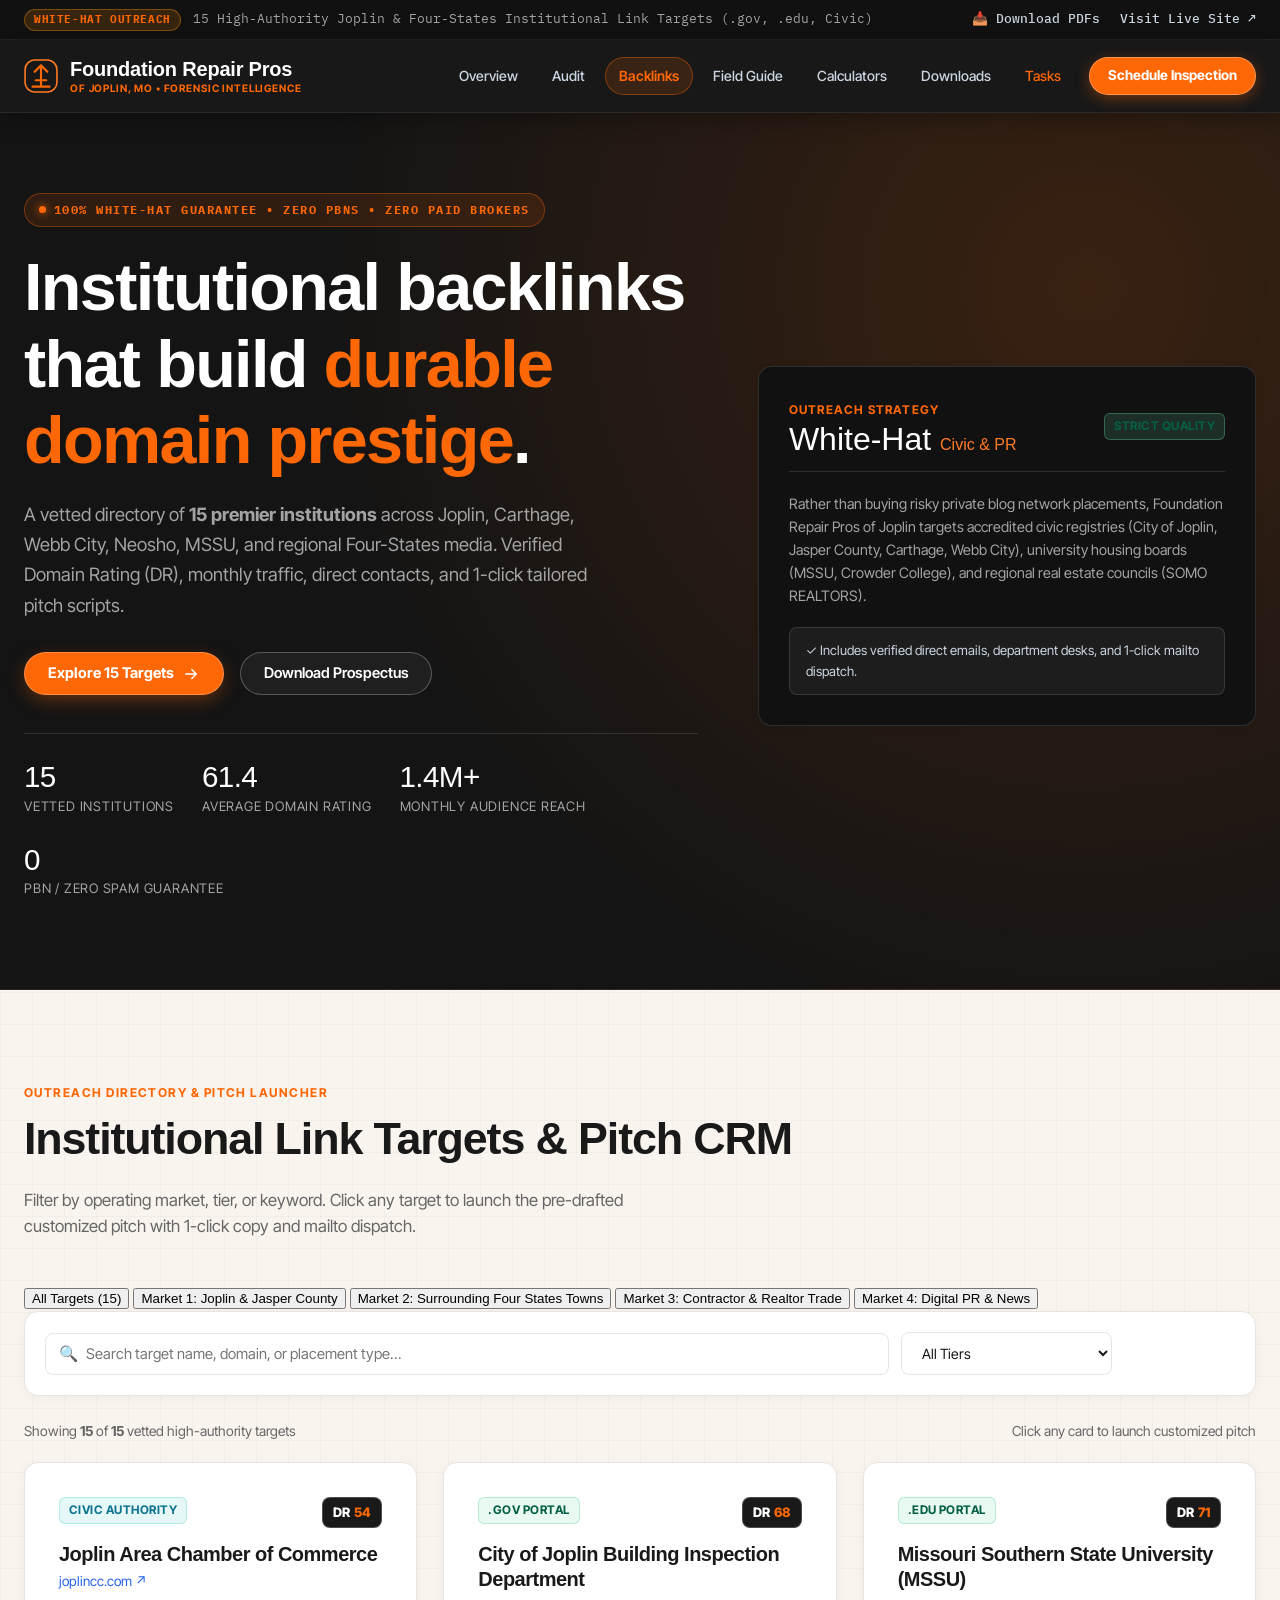
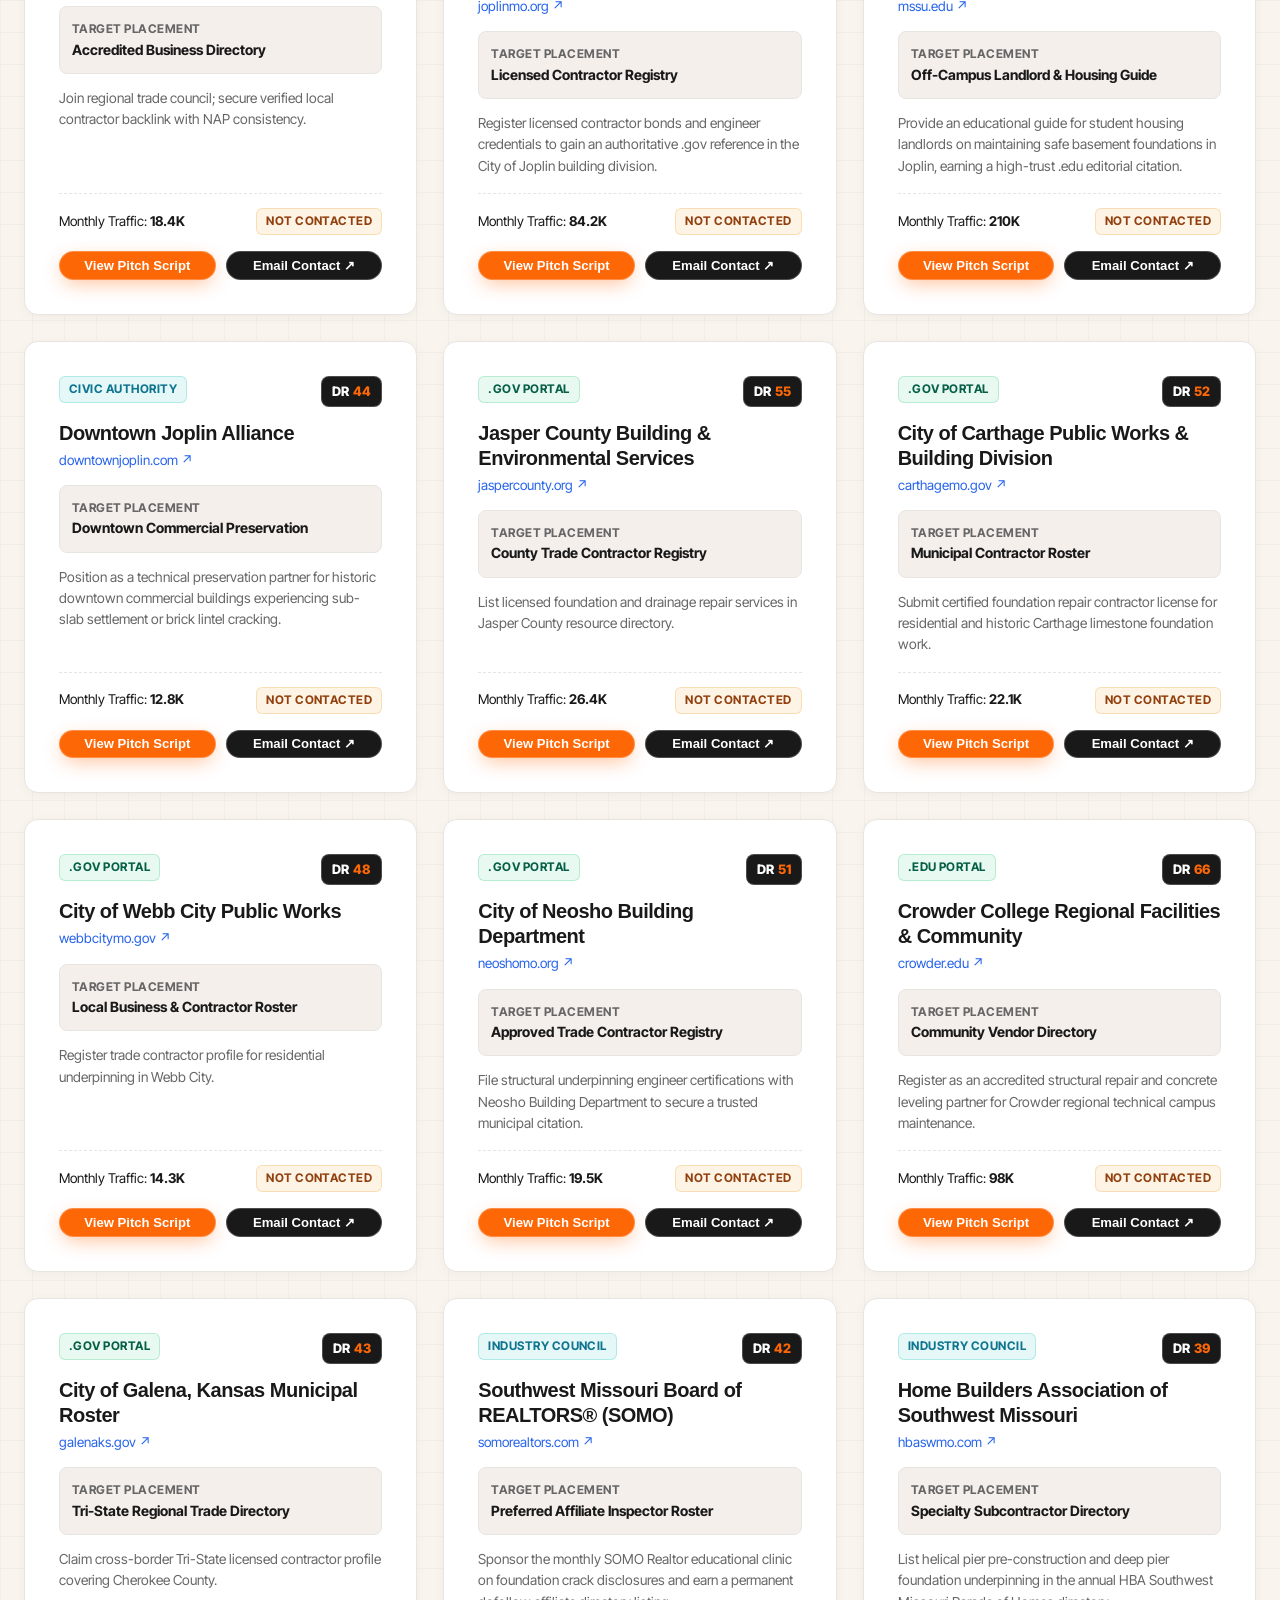
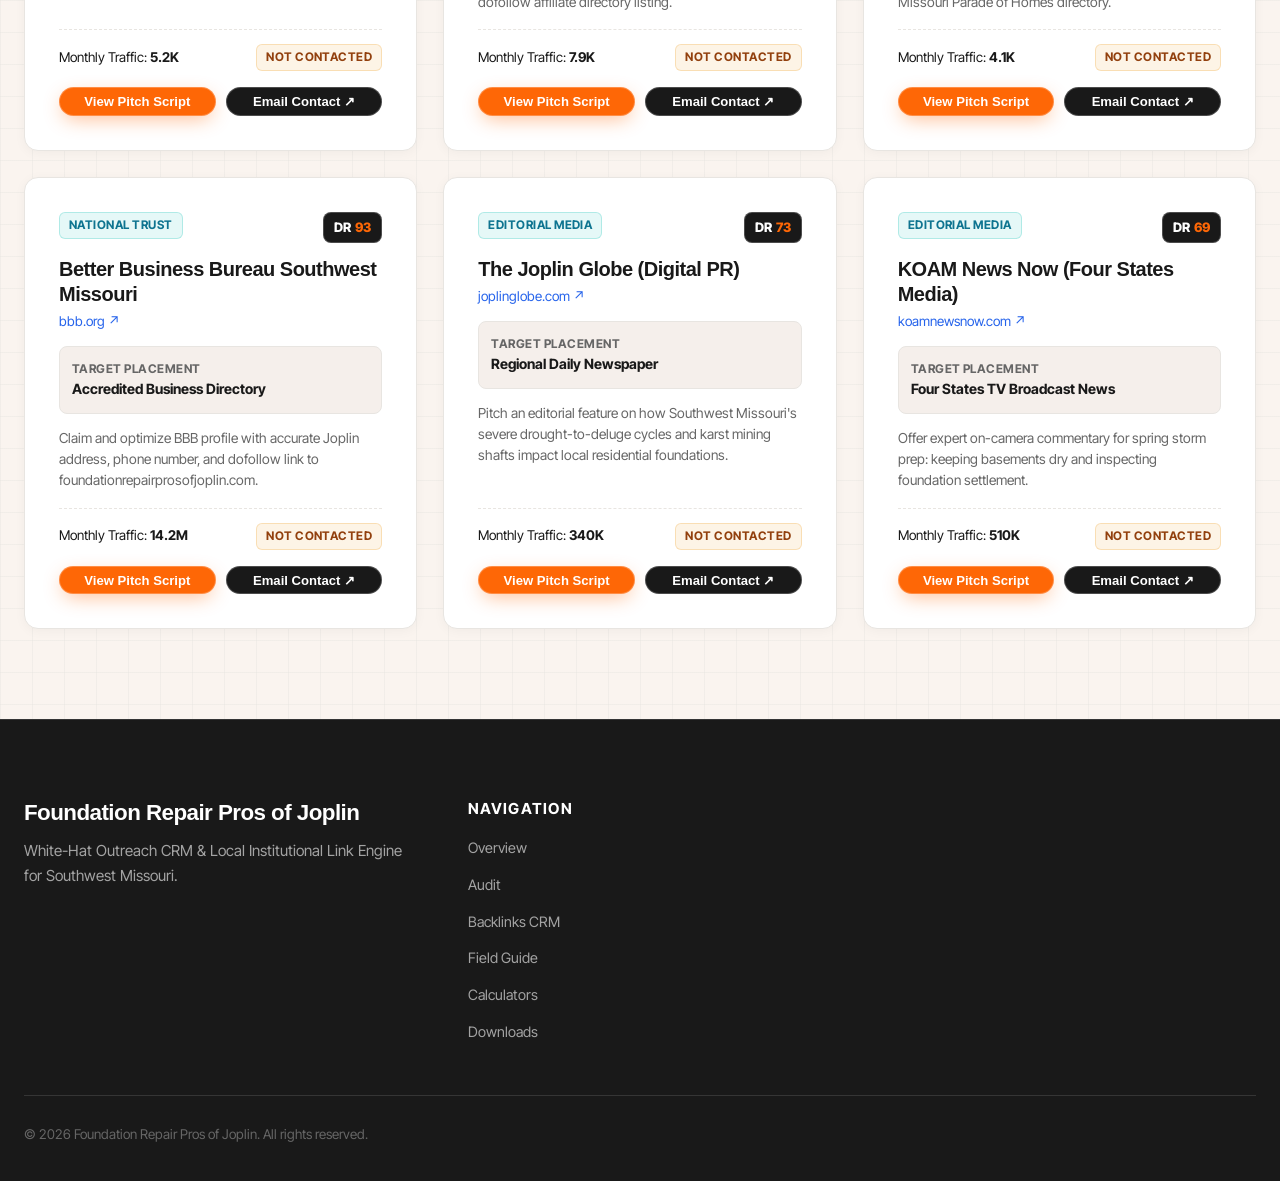
<file: backlinks.html>
<!DOCTYPE html>
<html lang="en">
<head>
  <meta charset="UTF-8">
  <meta name="viewport" content="width=device-width, initial-scale=1.0">
  <title>White-Hat Backlinks CRM & Pitch Launcher | Foundation Repair Pros of Joplin</title>
  <meta name="description" content="15 vetted institutional backlink targets (.gov, .edu, REIA, Chamber of Commerce) across Joplin & Southwest Missouri with 1-click tailored pitch scripts.">
  <link rel="preconnect" href="https://fonts.googleapis.com">
  <link rel="preconnect" href="https://fonts.gstatic.com" crossorigin>
  <link rel="preconnect" href="https://api.fontshare.com">
  <link rel="stylesheet" href="https://api.fontshare.com/v2/css?f[]=clash-grotesk@300,400,500,600,700&display=swap">
  <link rel="stylesheet" href="https://fonts.googleapis.com/css2?family=IBM+Plex+Mono:wght@400;500;600&family=Inter+Tight:ital,wght@0,300..900;1,300..900&family=Manrope:wght@400;500;600;700;800&display=swap">
  <link rel="stylesheet" href="css/main.css">
  <link rel="icon" type="image/png" href="https://foundationrepairprosofjoplin.com/wp-content/uploads/2022/09/Foundation-Repair-Pros-of-Joplin-Logo-1-150x143.png">
</head>
<body>

  <!-- Top Announcement Bar -->
  <aside class="top-strip" aria-label="Official Intelligence Announcement">
    <div class="top-strip-inner">
      <div class="top-strip-left">
        <span class="top-strip-badge">WHITE-HAT OUTREACH</span>
        <span>15 High-Authority Joplin & Four-States Institutional Link Targets (.gov, .edu, Civic)</span>
      </div>
      <div class="top-strip-right">
        <a href="downloads.html">📥 Download PDFs</a>
        <a href="https://foundationrepairprosofjoplin.com/" target="_blank" rel="noopener noreferrer">Visit Live Site ↗</a>
      </div>
    </div>
  </aside>

  <!-- Sticky Site Header -->
  <header class="site-header" id="top">
    <div class="wrap nav">
      <a class="logo" href="index.html" aria-label="Foundation Repair Pros of Joplin Home">
        <svg viewBox="0 0 32 32" fill="none" aria-hidden="true">
          <rect x="1" y="1" width="30" height="30" rx="9" stroke="#c9a35b" stroke-width="1.5"/>
          <path d="M16 6v20M10 12l6-6 6 6M8 26h16M11 20h10" stroke="#e3c48a" stroke-width="2" stroke-linecap="round" stroke-linejoin="round"/>
        </svg>
        <div>
          <span>Foundation Repair Pros</span>
          <span class="sub">OF JOPLIN, MO • FORENSIC INTELLIGENCE</span>
        </div>
      </a>

      <button class="menu-btn" aria-label="Open navigation menu">
        <svg width="24" height="24" viewBox="0 0 24 24" fill="none" stroke="currentColor" stroke-width="2"><path d="M4 7h16M4 12h16M4 17h16"/></svg>
      </button>

      <ul class="nav-links">
        <li><a href="index.html">Overview</a></li>
        <li><a href="audit.html">Audit</a></li>
        <li><a href="backlinks.html" class="active">Backlinks</a></li>
        <li><a href="blog.html">Field Guide</a></li>
        <li><a href="calculators.html">Calculators</a></li>
        <li><a href="downloads.html">Downloads</a></li>
        <li><a href="tasks.html" style="color:var(--gold);">Tasks</a></li>
        <li><a class="btn btn-gold btn-sm" href="#" data-open-lead-modal>Schedule Inspection</a></li>
      </ul>
    </div>
  </header>

  <!-- Hero Section -->
  <section class="hero">
    <div class="wrap hero-grid">
      <div>
        <span class="eyebrow">
          <span class="dot"></span> 100% White-Hat Guarantee • Zero PBNs • Zero Paid Brokers
        </span>
        <h1>Institutional backlinks that build <em>durable domain prestige</em>.</h1>
        <p class="lead">
          A vetted directory of <strong>15 premier institutions</strong> across Joplin, Carthage, Webb City, Neosho, MSSU, and regional Four-States media. Verified Domain Rating (DR), monthly traffic, direct contacts, and 1-click tailored pitch scripts.
        </p>

        <div class="hero-ctas">
          <a class="btn btn-gold" href="#backlinksCrmSection">
            Explore 15 Targets
            <svg width="18" height="18" viewBox="0 0 24 24" fill="none" stroke="currentColor" stroke-width="2" stroke-linecap="round" stroke-linejoin="round"><path d="M5 12h14M13 6l6 6-6 6"/></svg>
          </a>
          <a class="btn btn-ghost" href="downloads.html">
            Download Prospectus
          </a>
        </div>

        <div class="hero-proof">
          <div><b>15</b>Vetted institutions</div>
          <div><b>61.4</b>Average Domain Rating</div>
          <div><b>1.4M+</b>Monthly audience reach</div>
          <div><b>0</b>PBN / Zero spam guarantee</div>
        </div>
      </div>

      <!-- Outreach Summary Card -->
      <div class="card card-dark" style="padding: 30px;">
        <div style="display: flex; justify-content: space-between; align-items: center; margin-bottom: 20px; border-bottom: 1px solid var(--line); padding-bottom: 14px;">
          <div>
            <span style="font-size: 0.75rem; text-transform: uppercase; letter-spacing: 0.1em; color: var(--gold); font-weight: 700;">Outreach Strategy</span>
            <div style="font-family: var(--serif); font-size: 2rem; color: #ffffff; line-height: 1.1;">White-Hat <small style="font-size: 1rem; color: var(--gold-2);">Civic & PR</small></div>
          </div>
          <span class="badge badge-pass">Strict Quality</span>
        </div>

        <p style="font-size: 0.9rem; color: var(--muted-light); line-height: 1.6; margin-bottom: 20px;">
          Rather than buying risky private blog network placements, Foundation Repair Pros of Joplin targets accredited civic registries (City of Joplin, Jasper County, Carthage, Webb City), university housing boards (MSSU, Crowder College), and regional real estate councils (SOMO REALTORS).
        </p>

        <div style="background: rgba(255,255,255,0.05); padding: 12px 16px; border-radius: 8px; border: 1px solid var(--line); font-size: 0.82rem; color: #cbd5e1;">
          ✓ Includes verified direct emails, department desks, and 1-click mailto dispatch.
        </div>
      </div>
    </div>
  </section>

  <!-- CRM Directory Section -->
  <section class="section" id="backlinksCrmSection">
    <div class="wrap">
      <div class="section-header">
        <span class="section-tag">Outreach Directory & Pitch Launcher</span>
        <h2>Institutional Link Targets & Pitch CRM</h2>
        <p class="section-desc">Filter by operating market, tier, or keyword. Click any target to launch the pre-drafted customized pitch with 1-click copy and mailto dispatch.</p>
      </div>

      <!-- Market Tabs -->
      <div class="market-tabs">
        <button class="market-tab active" data-market-tab="all">All Targets (15)</button>
        <button class="market-tab" data-market-tab="m1">Market 1: Joplin & Jasper County</button>
        <button class="market-tab" data-market-tab="m2">Market 2: Surrounding Four States Towns</button>
        <button class="market-tab" data-market-tab="m3">Market 3: Contractor & Realtor Trade</button>
        <button class="market-tab" data-market-tab="m4">Market 4: Digital PR & News</button>
      </div>

      <!-- Filter Bar -->
      <div class="filter-bar">
        <div class="search-input-wrap">
          <span class="search-icon">🔍</span>
          <input type="text" id="targetSearchInput" class="search-input" placeholder="Search target name, domain, or placement type...">
        </div>

        <select id="tierFilterSelect" class="filter-select">
          <option value="all">All Tiers</option>
          <option value=".gov Portal">.gov Municipal Portals</option>
          <option value=".edu Portal">.edu Universities</option>
          <option value="Civic Authority">Civic & Chamber</option>
          <option value="Industry Council">Contractor / Realtor Trade</option>
          <option value="Editorial Media">Regional News & PR</option>
        </select>

        <button id="resetBacklinkFilters" class="btn btn-ghost btn-sm">Reset Filters</button>
      </div>

      <div style="display:flex; justify-content:space-between; align-items:center; margin-bottom:20px; font-size:0.86rem; color:var(--muted);">
        <span id="backlinkCountLabel">Showing 15 of 15 vetted high-authority targets</span>
        <span>Click any card to launch customized pitch</span>
      </div>

      <!-- Target Cards Grid -->
      <div class="grid-3" id="backlinkTargetsContainer">
        <!-- Dynamically rendered by js/backlinks.js -->
      </div>
    </div>
  </section>

  <!-- Backlink Pitch Launcher Modal -->
  <div class="modal-overlay modal" id="pitchModal" role="dialog" aria-modal="true" aria-labelledby="pitchModalTitle">
    <div class="modal-window modal-dialog" style="max-width:740px;">
      <div class="modal-header">
        <div>
          <span id="pitchModalTierBadge" class="badge badge-pass" style="margin-bottom:6px; display:inline-block;">Tier 1 Target</span>
          <h3 class="modal-title" id="pitchModalTitle">Target Name</h3>
          <span id="pitchModalDomain" style="font-size:0.82rem; color:var(--muted); font-family:monospace;">domain.com</span>
        </div>
        <button class="modal-close" id="closePitchModal" aria-label="Close modal">&times;</button>
      </div>
      <div class="modal-body">
        <div style="display:grid; grid-template-columns:1fr 1fr 1fr; gap:12px; margin-bottom:20px; background:var(--paper-2); padding:14px; border-radius:10px; border:1px solid var(--line-dark);">
          <div>
            <span style="font-size:0.75rem; text-transform:uppercase; color:var(--muted); font-weight:700;">Domain Rating</span>
            <div id="pitchModalDr" style="font-family:var(--serif); font-size:1.4rem; color:var(--ink); font-weight:600;">DR 0</div>
          </div>
          <div>
            <span style="font-size:0.75rem; text-transform:uppercase; color:var(--muted); font-weight:700;">Monthly Traffic</span>
            <div id="pitchModalTraffic" style="font-family:var(--serif); font-size:1.4rem; color:var(--ink); font-weight:600;">0K</div>
          </div>
          <div>
            <span style="font-size:0.75rem; text-transform:uppercase; color:var(--muted); font-weight:700;">Contact Email</span>
            <div id="pitchModalContact" style="font-size:0.82rem; color:var(--ink); font-weight:600; word-break:break-all;">contact@domain.com</div>
          </div>
        </div>

        <div style="margin-bottom:16px;">
          <label style="display:block; font-size:0.78rem; text-transform:uppercase; font-weight:700; color:var(--muted); margin-bottom:4px;">Outreach Strategy & Placement Angle</label>
          <div id="pitchModalStrategy" style="font-size:0.88rem; color:var(--text); line-height:1.5; background:var(--paper-2); border:1px solid var(--line-dark); padding:10px 14px; border-radius:8px;"></div>
        </div>

        <div style="margin-bottom:16px;">
          <label style="display:block; font-size:0.78rem; text-transform:uppercase; font-weight:700; color:var(--muted); margin-bottom:4px;">Email Subject Line</label>
          <input type="text" id="pitchModalSubject" class="search-input" readonly style="font-weight:600; color:var(--ink); padding-left:14px;">
        </div>

        <div style="margin-bottom:10px;">
          <label style="display:block; font-size:0.78rem; text-transform:uppercase; font-weight:700; color:var(--muted); margin-bottom:4px;">Tailored Pitch Script</label>
          <textarea id="pitchModalBody" class="search-input" rows="8" readonly style="line-height:1.6; font-size:0.88rem; padding:12px 14px; resize:vertical; font-family:monospace;"></textarea>
        </div>
      </div>
      <div class="modal-footer" style="justify-content:space-between; flex-wrap:wrap; gap:12px;">
        <div style="display:flex; align-items:center; gap:8px;">
          <span style="font-size:0.82rem; font-weight:700; color:var(--ink);">CRM Status:</span>
          <select id="pitchModalStatusSelect" class="filter-select" style="min-width:160px; padding:6px 10px;">
            <option value="Not Contacted">Status: Not Contacted</option>
            <option value="Pitched">Status: Pitched</option>
            <option value="Followed Up">Status: Followed Up</option>
            <option value="Secured">Status: Secured Link ✓</option>
          </select>
        </div>
        <div style="display:flex; gap:10px;">
          <button id="copyPitchBtn" class="btn btn-dark btn-sm">📋 Copy Pitch</button>
          <a id="dispatchMailtoBtn" href="#" class="btn btn-gold btn-sm">✉ Launch Mailto ↗</a>
        </div>
      </div>
    </div>
  </div>

  <!-- Certified Inspection Lead Modal -->
  <div class="modal-overlay modal" id="leadModal" role="dialog" aria-modal="true" aria-labelledby="leadModalTitle">
    <div class="modal-window modal-dialog">
      <div class="modal-header">
        <h3 class="modal-title" id="leadModalTitle">Schedule Certified Foundation Inspection</h3>
        <button class="modal-close" id="closeLeadModal" aria-label="Close modal">&times;</button>
      </div>
      <form id="leadCaptureForm">
        <div class="modal-body">
          <p style="color:var(--muted); font-size:0.92rem; margin-bottom:20px; line-height:1.5;">
            Request a certified on-site structural evaluation in Joplin, Carthage, Webb City, Neosho, or surrounding Four-States communities.
          </p>
          <div style="margin-bottom:16px;">
            <label for="leadName" style="display:block; font-size:0.82rem; font-weight:700; color:var(--ink); margin-bottom:6px; text-transform:uppercase;">Homeowner Name *</label>
            <input type="text" id="leadName" required placeholder="e.g. John Smith" class="search-input" style="padding-left:14px;">
          </div>
          <div style="margin-bottom:16px;">
            <label for="leadPhone" style="display:block; font-size:0.82rem; font-weight:700; color:var(--ink); margin-bottom:6px; text-transform:uppercase;">Phone Number *</label>
            <input type="tel" id="leadPhone" required placeholder="(417) 555-0192" class="search-input" style="padding-left:14px;">
          </div>
          <div style="margin-bottom:16px;">
            <label for="leadEmail" style="display:block; font-size:0.82rem; font-weight:700; color:var(--ink); margin-bottom:6px; text-transform:uppercase;">Email Address *</label>
            <input type="email" id="leadEmail" required placeholder="john@example.com" class="search-input" style="padding-left:14px;">
          </div>
          <div style="margin-bottom:20px;">
            <label for="leadAddress" style="display:block; font-size:0.82rem; font-weight:700; color:var(--ink); margin-bottom:6px; text-transform:uppercase;">Property Address & City *</label>
            <input type="text" id="leadAddress" required placeholder="e.g. 1502 S Main St, Joplin, MO" class="search-input" style="padding-left:14px;">
          </div>
        </div>
        <div class="modal-footer">
          <button type="submit" class="btn btn-gold" style="width:100%;">
            Send Free Inspection Request
          </button>
        </div>
      </form>
    </div>
  </div>

  <!-- Toast Notification Container -->
  <div class="toast-msg" id="bmgToast"></div>

  <footer class="site-footer">
    <div class="wrap">
      <div class="footer-grid">
        <div class="footer-brand">
          <h3>Foundation Repair Pros of Joplin</h3>
          <p>White-Hat Outreach CRM & Local Institutional Link Engine for Southwest Missouri.</p>
        </div>
        <div class="footer-col">
          <h4>Navigation</h4>
          <ul class="footer-links">
            <li><a href="index.html">Overview</a></li>
            <li><a href="audit.html">Audit</a></li>
            <li><a href="backlinks.html">Backlinks CRM</a></li>
            <li><a href="blog.html">Field Guide</a></li>
            <li><a href="calculators.html">Calculators</a></li>
            <li><a href="downloads.html">Downloads</a></li>
          </ul>
        </div>
      </div>
      <div class="footer-bottom">
        <div>© 2026 Foundation Repair Pros of Joplin. All rights reserved.</div>
      </div>
    </div>
  </footer>

  <script src="js/data.js"></script>
  <script src="js/backlinks.js"></script>
  <script src="js/app.js"></script>
</body>
</html>
</file>
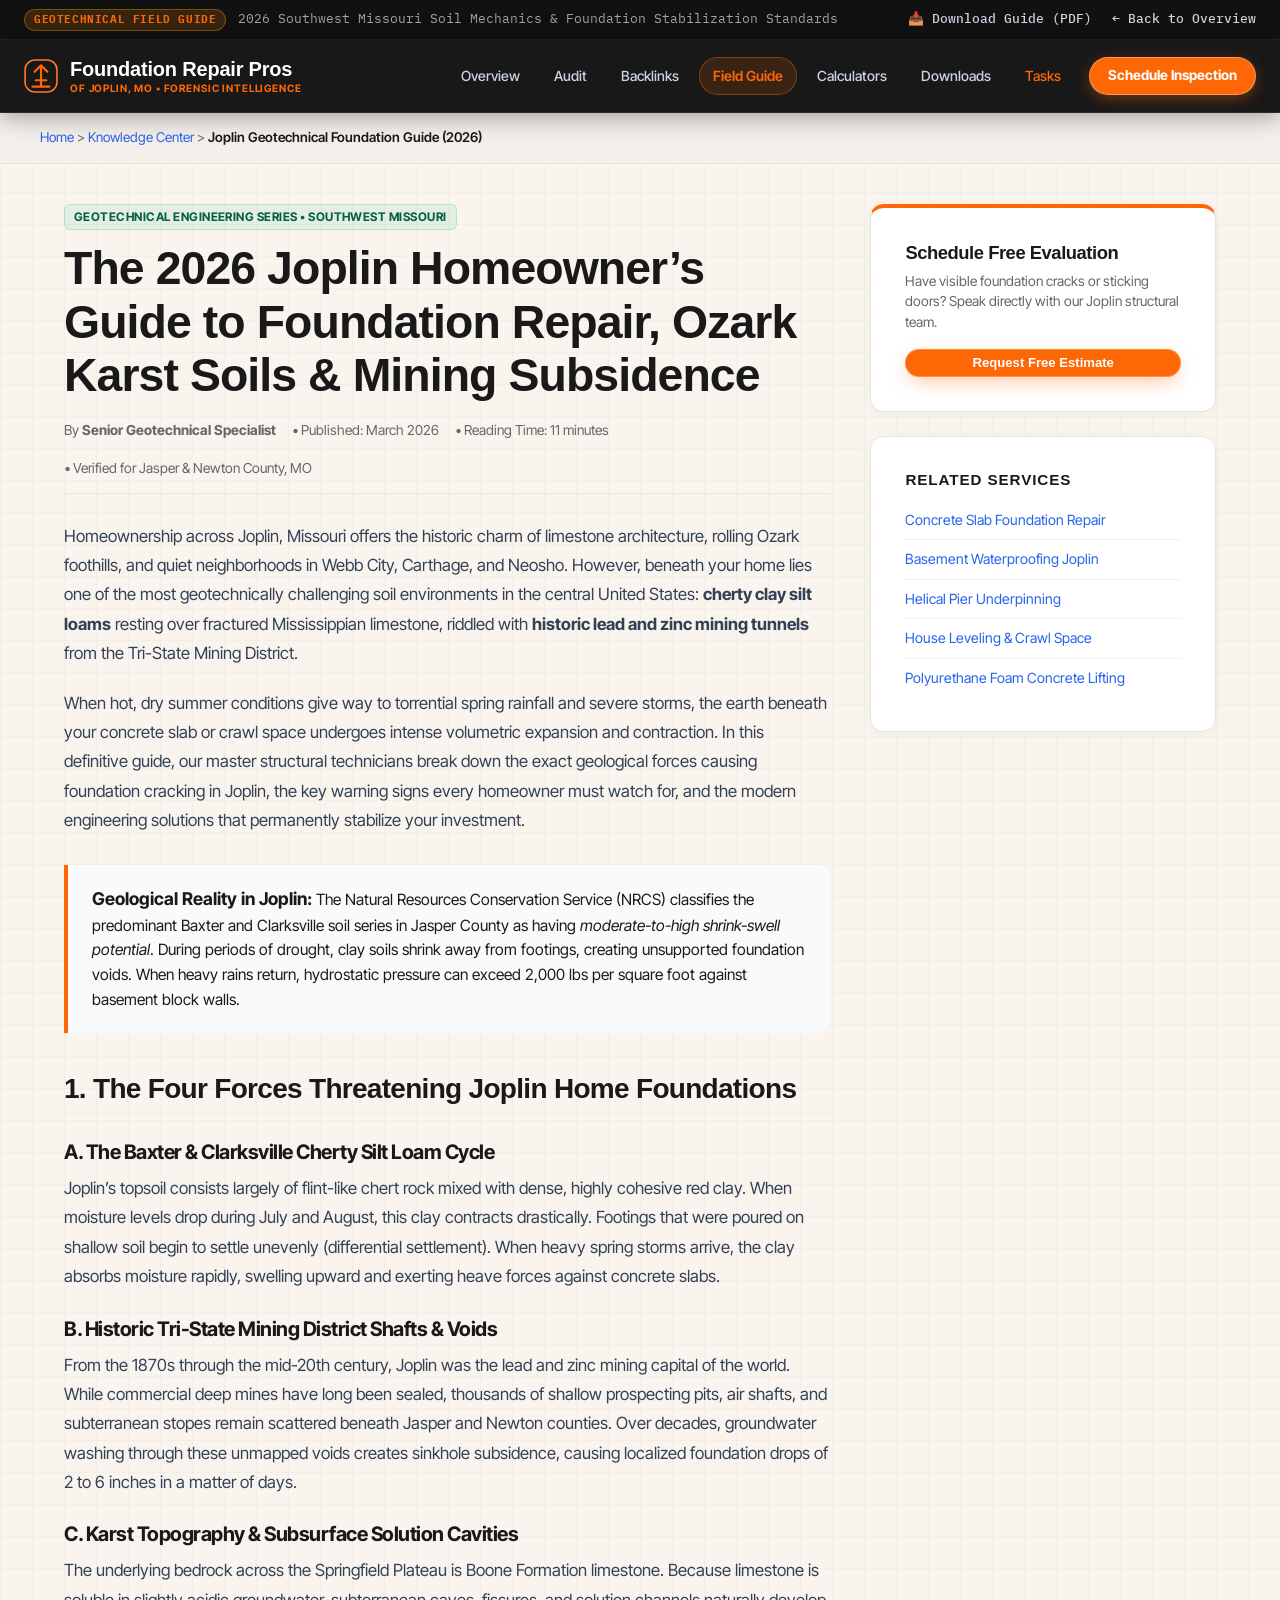
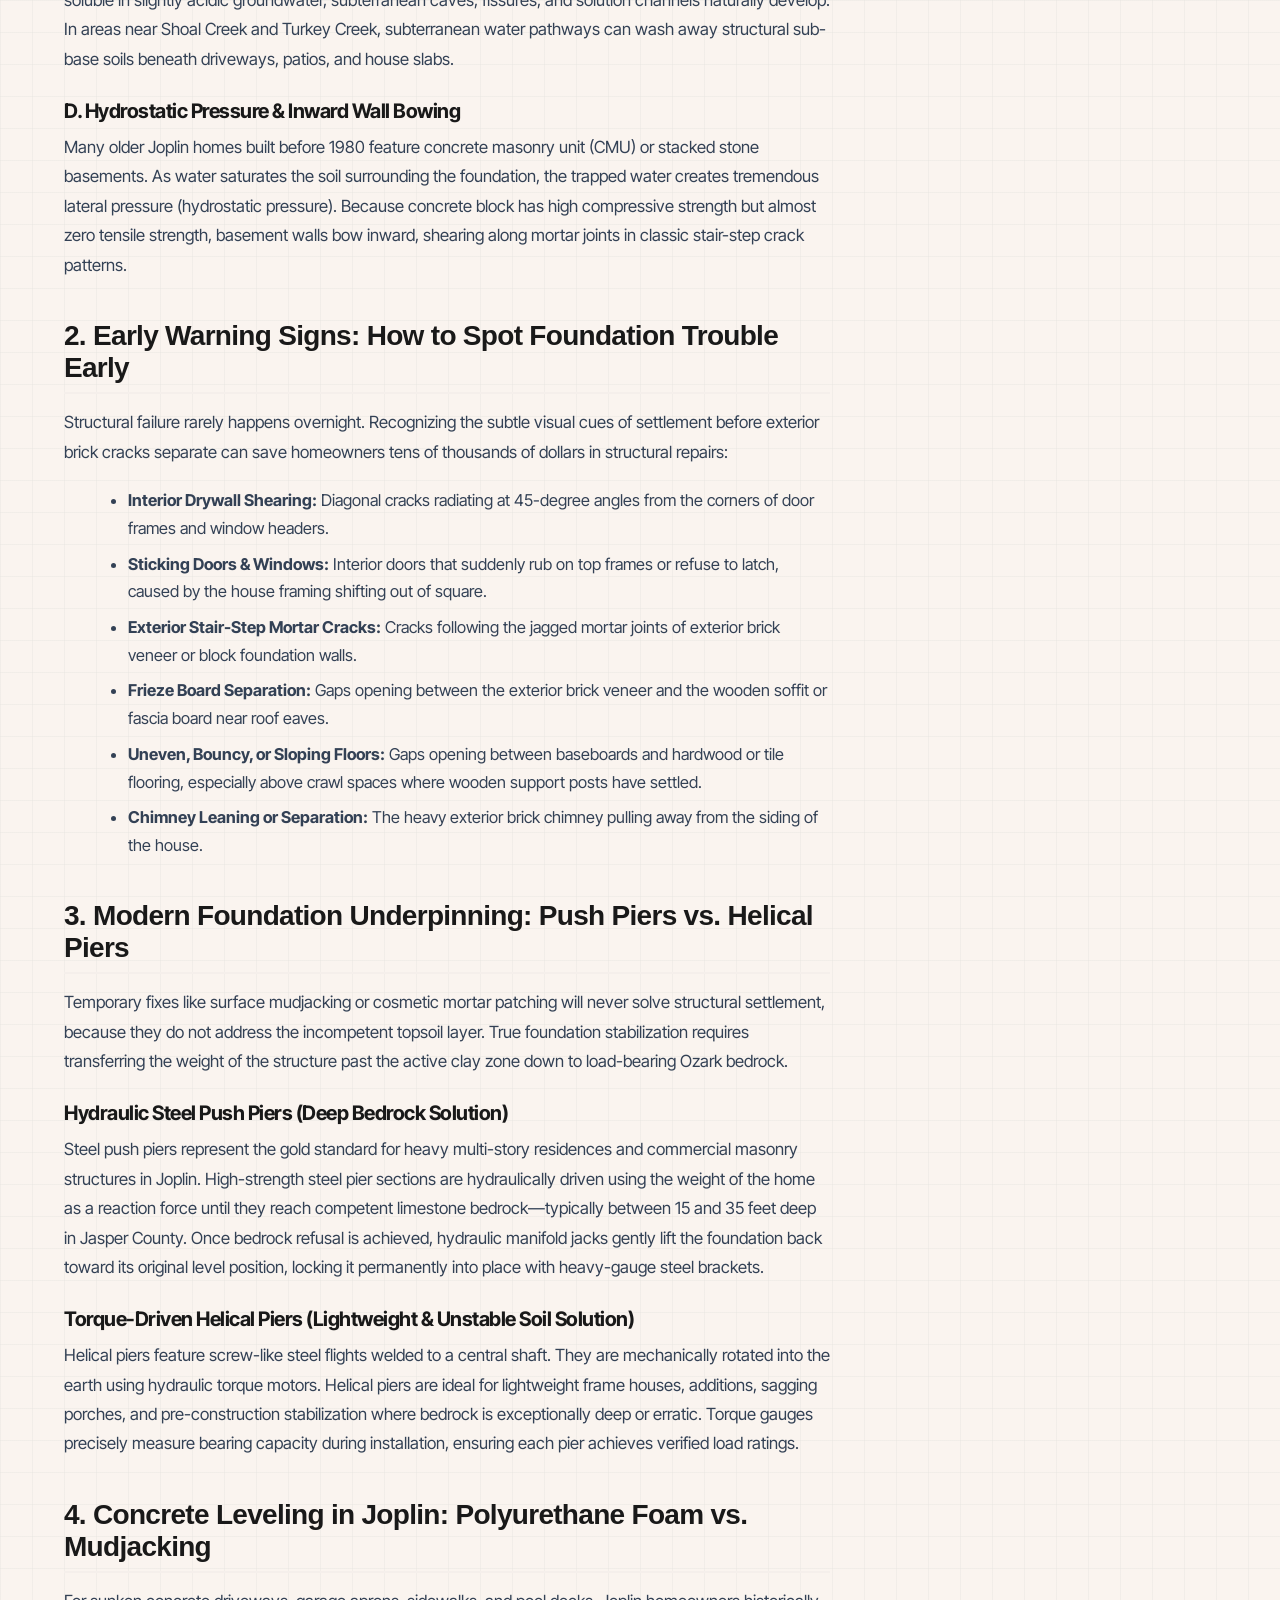
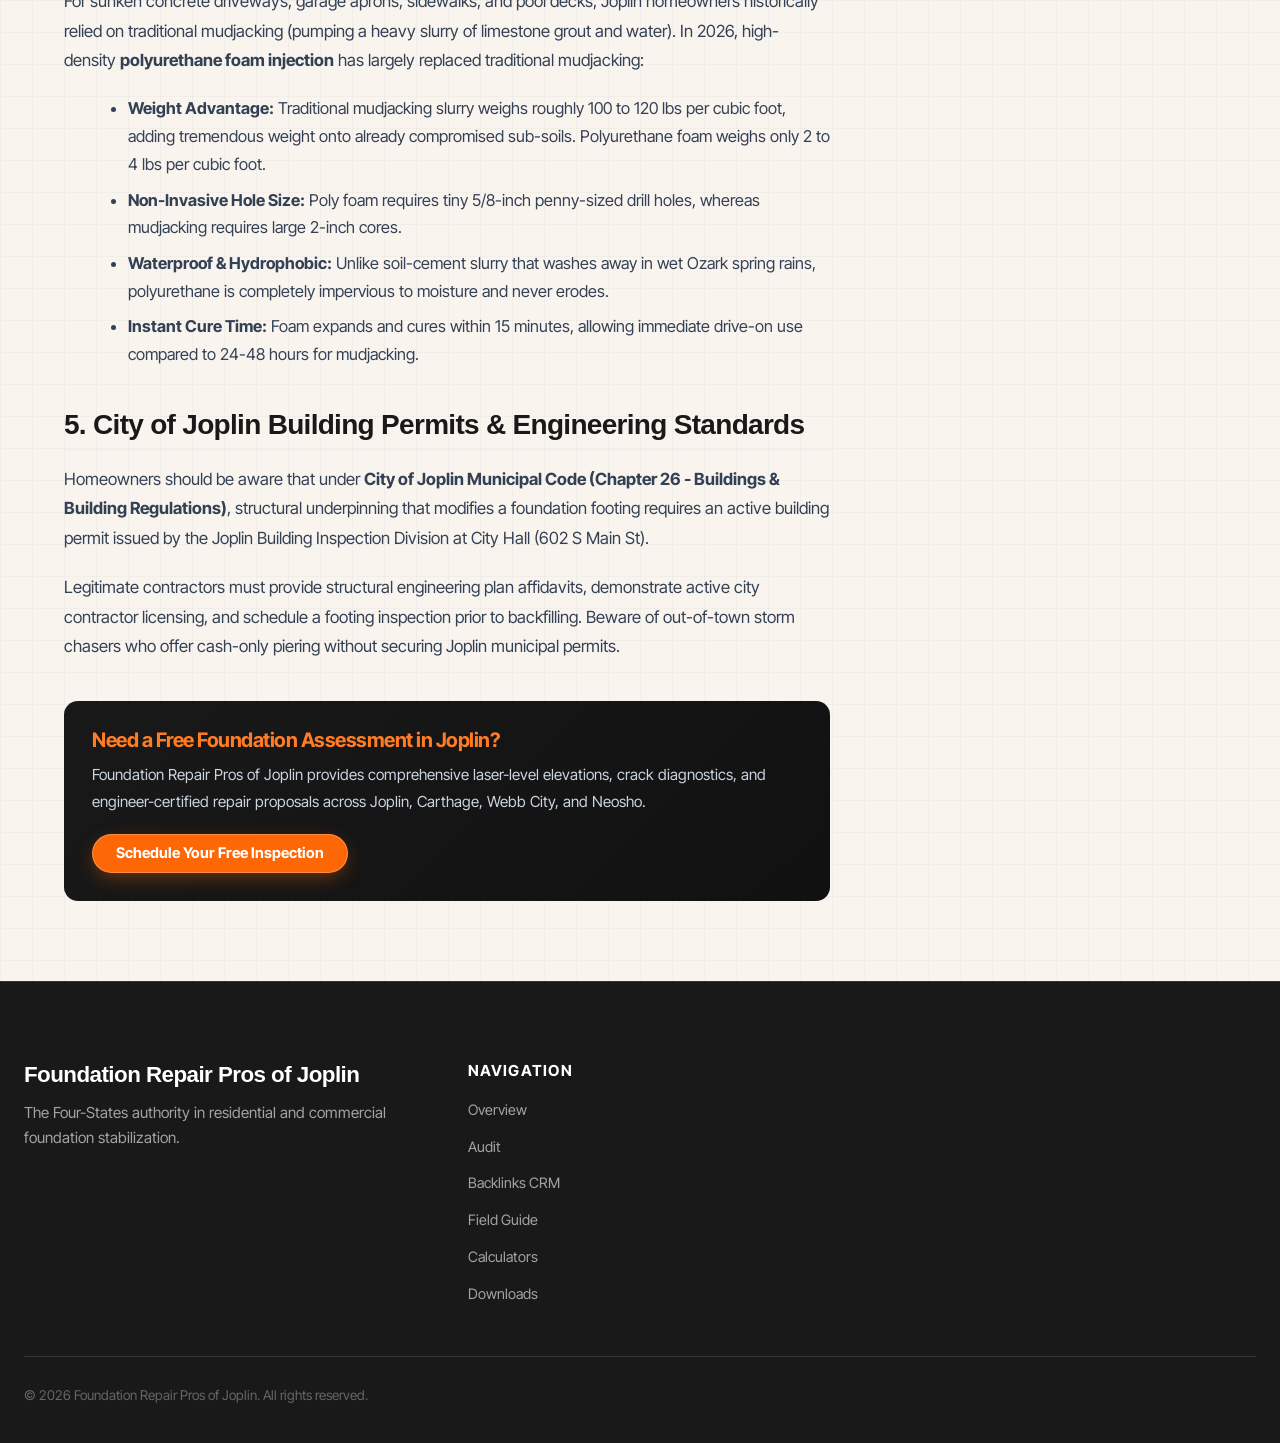
<file: blog.html>
<!DOCTYPE html>
<html lang="en">
<head>
  <meta charset="UTF-8">
  <meta name="viewport" content="width=device-width, initial-scale=1.0">
  <title>The 2026 Joplin Homeowner's Guide to Foundation Repair, Ozark Karst Soils & Mining Subsidence | Foundation Repair Pros</title>
  <meta name="description" content="Authoritative 2026 geotechnical guide to Joplin foundation repair, Ozark cherty clay soil expansion, historic Tri-State lead mining subsidence, and steel push pier engineering.">
  <link rel="preconnect" href="https://fonts.googleapis.com">
  <link rel="preconnect" href="https://fonts.gstatic.com" crossorigin>
  <link rel="preconnect" href="https://api.fontshare.com">
  <link rel="stylesheet" href="https://api.fontshare.com/v2/css?f[]=clash-grotesk@300,400,500,600,700&display=swap">
  <link rel="stylesheet" href="https://fonts.googleapis.com/css2?family=IBM+Plex+Mono:wght@400;500;600&family=Inter+Tight:ital,wght@0,300..900;1,300..900&family=Manrope:wght@400;500;600;700;800&display=swap">
  <link rel="stylesheet" href="css/main.css">
  <link rel="icon" type="image/png" href="https://foundationrepairprosofjoplin.com/wp-content/uploads/2022/09/Foundation-Repair-Pros-of-Joplin-Logo-1-150x143.png">
  <style>
    .page-wrapper {
      max-width: 1200px;
      margin: 40px auto 80px;
      padding: 0 24px;
      display: flex;
      gap: 40px;
      align-items: flex-start;
    }
    .main-content {
      flex: 1 1 70%;
      max-width: 70%;
    }
    .sidebar {
      flex: 0 0 30%;
      max-width: 30%;
      position: sticky;
      top: 96px;
    }
    .entry-title {
      font-family: var(--serif);
      font-size: clamp(2rem, 3.8vw, 2.9rem);
      line-height: 1.15;
      letter-spacing: -0.02em;
      margin-bottom: 16px;
      color: var(--ink);
    }
    .entry-content h2 {
      font-family: var(--serif);
      font-size: 1.75rem;
      color: var(--ink);
      margin-top: 40px;
      margin-bottom: 14px;
      border-bottom: 2px solid var(--paper-2);
      padding-bottom: 8px;
    }
    .entry-content h3 {
      font-family: var(--sans);
      font-size: 1.25rem;
      font-weight: 700;
      color: var(--ink);
      margin-top: 26px;
      margin-bottom: 10px;
    }
    .entry-content p {
      font-size: 1.05rem;
      line-height: 1.75;
      color: #334155;
      margin-bottom: 20px;
    }
    .entry-content ul, .entry-content ol {
      margin-left: 24px;
      margin-bottom: 24px;
      font-size: 1.02rem;
      line-height: 1.7;
      color: #334155;
    }
    .entry-content li {
      margin-bottom: 8px;
    }
    .stat-callout {
      background: #f8fafc;
      border-left: 4px solid var(--gold);
      padding: 20px 24px;
      border-radius: 0 12px 12px 0;
      margin: 30px 0;
    }
    .stat-callout b {
      color: var(--ink);
      font-size: 1.1rem;
    }
    @media (max-width: 900px) {
      .page-wrapper { flex-direction: column; }
      .main-content, .sidebar { max-width: 100%; flex: 1 1 100%; }
      .sidebar { position: static; margin-top: 40px; }
    }
  </style>
</head>
<body>

  <!-- Top Announcement Bar -->
  <aside class="top-strip" aria-label="Official Intelligence Announcement">
    <div class="top-strip-inner">
      <div class="top-strip-left">
        <span class="top-strip-badge">GEOTECHNICAL FIELD GUIDE</span>
        <span>2026 Southwest Missouri Soil Mechanics & Foundation Stabilization Standards</span>
      </div>
      <div class="top-strip-right">
        <a href="downloads.html">📥 Download Guide (PDF)</a>
        <a href="index.html">← Back to Overview</a>
      </div>
    </div>
  </aside>

  <!-- Sticky Site Header -->
  <header class="site-header" id="top">
    <div class="wrap nav">
      <a class="logo" href="index.html" aria-label="Foundation Repair Pros of Joplin Home">
        <svg viewBox="0 0 32 32" fill="none" aria-hidden="true">
          <rect x="1" y="1" width="30" height="30" rx="9" stroke="#c9a35b" stroke-width="1.5"/>
          <path d="M16 6v20M10 12l6-6 6 6M8 26h16M11 20h10" stroke="#e3c48a" stroke-width="2" stroke-linecap="round" stroke-linejoin="round"/>
        </svg>
        <div>
          <span>Foundation Repair Pros</span>
          <span class="sub">OF JOPLIN, MO • FORENSIC INTELLIGENCE</span>
        </div>
      </a>

      <button class="menu-btn" aria-label="Open navigation menu">
        <svg width="24" height="24" viewBox="0 0 24 24" fill="none" stroke="currentColor" stroke-width="2"><path d="M4 7h16M4 12h16M4 17h16"/></svg>
      </button>

      <ul class="nav-links">
        <li><a href="index.html">Overview</a></li>
        <li><a href="audit.html">Audit</a></li>
        <li><a href="backlinks.html">Backlinks</a></li>
        <li><a href="blog.html" class="active">Field Guide</a></li>
        <li><a href="calculators.html">Calculators</a></li>
        <li><a href="downloads.html">Downloads</a></li>
        <li><a href="tasks.html" style="color:var(--gold);">Tasks</a></li>
        <li><a class="btn btn-gold btn-sm" href="#" data-open-lead-modal>Schedule Inspection</a></li>
      </ul>
    </div>
  </header>

  <!-- Breadcrumbs -->
  <div style="background: var(--paper-2); border-bottom: 1px solid var(--line-dark); padding: 14px 24px; font-size: 0.84rem; color: var(--muted);">
    <div style="max-width: 1200px; margin: 0 auto;">
      <a href="index.html" style="color: var(--bmg-blue);">Home</a> &gt; 
      <a href="blog.html" style="color: var(--bmg-blue);">Knowledge Center</a> &gt; 
      <span style="color: var(--ink); font-weight: 600;">Joplin Geotechnical Foundation Guide (2026)</span>
    </div>
  </div>

  <!-- 2-Column Article Layout -->
  <div class="page-wrapper">
    <main class="main-content">
      <article>
        <span class="badge badge-pass" style="margin-bottom:12px; display:inline-block;">Geotechnical Engineering Series • Southwest Missouri</span>
        <h1 class="entry-title">The 2026 Joplin Homeowner’s Guide to Foundation Repair, Ozark Karst Soils & Mining Subsidence</h1>
        
        <div style="font-size:0.86rem; color:var(--muted); margin-bottom:28px; display:flex; gap:16px; align-items:center; flex-wrap:wrap; border-bottom:1px solid var(--line-dark); padding-bottom:14px;">
          <span>By <strong>Senior Geotechnical Specialist</strong></span>
          <span>• Published: March 2026</span>
          <span>• Reading Time: 11 minutes</span>
          <span>• Verified for Jasper & Newton County, MO</span>
        </div>

        <div class="entry-content">
          <p>
            Homeownership across Joplin, Missouri offers the historic charm of limestone architecture, rolling Ozark foothills, and quiet neighborhoods in Webb City, Carthage, and Neosho. However, beneath your home lies one of the most geotechnically challenging soil environments in the central United States: <strong>cherty clay silt loams</strong> resting over fractured Mississippian limestone, riddled with <strong>historic lead and zinc mining tunnels</strong> from the Tri-State Mining District.
          </p>

          <p>
            When hot, dry summer conditions give way to torrential spring rainfall and severe storms, the earth beneath your concrete slab or crawl space undergoes intense volumetric expansion and contraction. In this definitive guide, our master structural technicians break down the exact geological forces causing foundation cracking in Joplin, the key warning signs every homeowner must watch for, and the modern engineering solutions that permanently stabilize your investment.
          </p>

          <div class="stat-callout">
            <b>Geological Reality in Joplin:</b> The Natural Resources Conservation Service (NRCS) classifies the predominant Baxter and Clarksville soil series in Jasper County as having <em>moderate-to-high shrink-swell potential</em>. During periods of drought, clay soils shrink away from footings, creating unsupported foundation voids. When heavy rains return, hydrostatic pressure can exceed 2,000 lbs per square foot against basement block walls.
          </div>

          <h2>1. The Four Forces Threatening Joplin Home Foundations</h2>

          <h3>A. The Baxter & Clarksville Cherty Silt Loam Cycle</h3>
          <p>
            Joplin’s topsoil consists largely of flint-like chert rock mixed with dense, highly cohesive red clay. When moisture levels drop during July and August, this clay contracts drastically. Footings that were poured on shallow soil begin to settle unevenly (differential settlement). When heavy spring storms arrive, the clay absorbs moisture rapidly, swelling upward and exerting heave forces against concrete slabs.
          </p>

          <h3>B. Historic Tri-State Mining District Shafts & Voids</h3>
          <p>
            From the 1870s through the mid-20th century, Joplin was the lead and zinc mining capital of the world. While commercial deep mines have long been sealed, thousands of shallow prospecting pits, air shafts, and subterranean stopes remain scattered beneath Jasper and Newton counties. Over decades, groundwater washing through these unmapped voids creates sinkhole subsidence, causing localized foundation drops of 2 to 6 inches in a matter of days.
          </p>

          <h3>C. Karst Topography & Subsurface Solution Cavities</h3>
          <p>
            The underlying bedrock across the Springfield Plateau is Boone Formation limestone. Because limestone is soluble in slightly acidic groundwater, subterranean caves, fissures, and solution channels naturally develop. In areas near Shoal Creek and Turkey Creek, subterranean water pathways can wash away structural sub-base soils beneath driveways, patios, and house slabs.
          </p>

          <h3>D. Hydrostatic Pressure & Inward Wall Bowing</h3>
          <p>
            Many older Joplin homes built before 1980 feature concrete masonry unit (CMU) or stacked stone basements. As water saturates the soil surrounding the foundation, the trapped water creates tremendous lateral pressure (hydrostatic pressure). Because concrete block has high compressive strength but almost zero tensile strength, basement walls bow inward, shearing along mortar joints in classic stair-step crack patterns.
          </p>

          <h2>2. Early Warning Signs: How to Spot Foundation Trouble Early</h2>
          <p>
            Structural failure rarely happens overnight. Recognizing the subtle visual cues of settlement before exterior brick cracks separate can save homeowners tens of thousands of dollars in structural repairs:
          </p>
          <ul>
            <li><strong>Interior Drywall Shearing:</strong> Diagonal cracks radiating at 45-degree angles from the corners of door frames and window headers.</li>
            <li><strong>Sticking Doors & Windows:</strong> Interior doors that suddenly rub on top frames or refuse to latch, caused by the house framing shifting out of square.</li>
            <li><strong>Exterior Stair-Step Mortar Cracks:</strong> Cracks following the jagged mortar joints of exterior brick veneer or block foundation walls.</li>
            <li><strong>Frieze Board Separation:</strong> Gaps opening between the exterior brick veneer and the wooden soffit or fascia board near roof eaves.</li>
            <li><strong>Uneven, Bouncy, or Sloping Floors:</strong> Gaps opening between baseboards and hardwood or tile flooring, especially above crawl spaces where wooden support posts have settled.</li>
            <li><strong>Chimney Leaning or Separation:</strong> The heavy exterior brick chimney pulling away from the siding of the house.</li>
          </ul>

          <h2>3. Modern Foundation Underpinning: Push Piers vs. Helical Piers</h2>
          <p>
            Temporary fixes like surface mudjacking or cosmetic mortar patching will never solve structural settlement, because they do not address the incompetent topsoil layer. True foundation stabilization requires transferring the weight of the structure past the active clay zone down to load-bearing Ozark bedrock.
          </p>

          <h3>Hydraulic Steel Push Piers (Deep Bedrock Solution)</h3>
          <p>
            Steel push piers represent the gold standard for heavy multi-story residences and commercial masonry structures in Joplin. High-strength steel pier sections are hydraulically driven using the weight of the home as a reaction force until they reach competent limestone bedrock—typically between 15 and 35 feet deep in Jasper County. Once bedrock refusal is achieved, hydraulic manifold jacks gently lift the foundation back toward its original level position, locking it permanently into place with heavy-gauge steel brackets.
          </p>

          <h3>Torque-Driven Helical Piers (Lightweight & Unstable Soil Solution)</h3>
          <p>
            Helical piers feature screw-like steel flights welded to a central shaft. They are mechanically rotated into the earth using hydraulic torque motors. Helical piers are ideal for lightweight frame houses, additions, sagging porches, and pre-construction stabilization where bedrock is exceptionally deep or erratic. Torque gauges precisely measure bearing capacity during installation, ensuring each pier achieves verified load ratings.
          </p>

          <h2>4. Concrete Leveling in Joplin: Polyurethane Foam vs. Mudjacking</h2>
          <p>
            For sunken concrete driveways, garage aprons, sidewalks, and pool decks, Joplin homeowners historically relied on traditional mudjacking (pumping a heavy slurry of limestone grout and water). In 2026, high-density <strong>polyurethane foam injection</strong> has largely replaced traditional mudjacking:
          </p>
          <ul>
            <li><strong>Weight Advantage:</strong> Traditional mudjacking slurry weighs roughly 100 to 120 lbs per cubic foot, adding tremendous weight onto already compromised sub-soils. Polyurethane foam weighs only 2 to 4 lbs per cubic foot.</li>
            <li><strong>Non-Invasive Hole Size:</strong> Poly foam requires tiny 5/8-inch penny-sized drill holes, whereas mudjacking requires large 2-inch cores.</li>
            <li><strong>Waterproof & Hydrophobic:</strong> Unlike soil-cement slurry that washes away in wet Ozark spring rains, polyurethane is completely impervious to moisture and never erodes.</li>
            <li><strong>Instant Cure Time:</strong> Foam expands and cures within 15 minutes, allowing immediate drive-on use compared to 24-48 hours for mudjacking.</li>
          </ul>

          <h2>5. City of Joplin Building Permits & Engineering Standards</h2>
          <p>
            Homeowners should be aware that under <strong>City of Joplin Municipal Code (Chapter 26 - Buildings & Building Regulations)</strong>, structural underpinning that modifies a foundation footing requires an active building permit issued by the Joplin Building Inspection Division at City Hall (602 S Main St).
          </p>
          <p>
            Legitimate contractors must provide structural engineering plan affidavits, demonstrate active city contractor licensing, and schedule a footing inspection prior to backfilling. Beware of out-of-town storm chasers who offer cash-only piering without securing Joplin municipal permits.
          </p>

          <div style="background:linear-gradient(135deg, var(--ink) 0%, var(--ink-2) 100%); color:#ffffff; padding:28px; border-radius:14px; margin-top:40px;">
            <h3 style="color:var(--gold-2); margin-top:0;">Need a Free Foundation Assessment in Joplin?</h3>
            <p style="color:#cbd5e1; font-size:0.95rem; margin-bottom:18px;">
              Foundation Repair Pros of Joplin provides comprehensive laser-level elevations, crack diagnostics, and engineer-certified repair proposals across Joplin, Carthage, Webb City, and Neosho.
            </p>
            <a href="#" class="btn btn-gold" data-open-lead-modal>Schedule Your Free Inspection</a>
          </div>
        </div>
      </article>
    </main>

    <!-- Sticky Sidebar -->
    <aside class="sidebar">
      <div class="card" style="margin-bottom:24px; border-top:4px solid var(--gold);">
        <h3 style="font-size:1.15rem; margin-bottom:8px;">Schedule Free Evaluation</h3>
        <p style="font-size:0.86rem; color:var(--muted); line-height:1.5; margin-bottom:16px;">
          Have visible foundation cracks or sticking doors? Speak directly with our Joplin structural team.
        </p>
        <button class="btn btn-gold btn-sm" style="width:100%;" data-open-lead-modal>Request Free Estimate</button>
      </div>

      <div class="card">
        <h4 style="font-size:0.95rem; text-transform:uppercase; letter-spacing:0.06em; color:var(--ink); margin-bottom:12px;">Related Services</h4>
        <ul style="list-style:none; padding:0; margin:0; font-size:0.88rem;">
          <li style="padding:8px 0; border-bottom:1px solid var(--paper-2);"><a href="audit.html" style="color:var(--bmg-blue);">Concrete Slab Foundation Repair</a></li>
          <li style="padding:8px 0; border-bottom:1px solid var(--paper-2);"><a href="audit.html" style="color:var(--bmg-blue);">Basement Waterproofing Joplin</a></li>
          <li style="padding:8px 0; border-bottom:1px solid var(--paper-2);"><a href="audit.html" style="color:var(--bmg-blue);">Helical Pier Underpinning</a></li>
          <li style="padding:8px 0; border-bottom:1px solid var(--paper-2);"><a href="audit.html" style="color:var(--bmg-blue);">House Leveling & Crawl Space</a></li>
          <li style="padding:8px 0;"><a href="audit.html" style="color:var(--bmg-blue);">Polyurethane Foam Concrete Lifting</a></li>
        </ul>
      </div>
    </aside>
  </div>

  <!-- Certified Inspection Lead Modal -->
  <div class="modal-overlay modal" id="leadModal" role="dialog" aria-modal="true" aria-labelledby="leadModalTitle">
    <div class="modal-window modal-dialog">
      <div class="modal-header">
        <h3 class="modal-title" id="leadModalTitle">Schedule Certified Foundation Inspection</h3>
        <button class="modal-close" id="closeLeadModal" aria-label="Close modal">&times;</button>
      </div>
      <form id="leadCaptureForm">
        <div class="modal-body">
          <p style="color:var(--muted); font-size:0.92rem; margin-bottom:20px; line-height:1.5;">
            Request a certified on-site structural evaluation in Joplin, Carthage, Webb City, Neosho, or surrounding Four-States communities.
          </p>
          <div style="margin-bottom:16px;">
            <label for="leadName" style="display:block; font-size:0.82rem; font-weight:700; color:var(--ink); margin-bottom:6px; text-transform:uppercase;">Homeowner Name *</label>
            <input type="text" id="leadName" required placeholder="e.g. John Smith" class="search-input" style="padding-left:14px;">
          </div>
          <div style="margin-bottom:16px;">
            <label for="leadPhone" style="display:block; font-size:0.82rem; font-weight:700; color:var(--ink); margin-bottom:6px; text-transform:uppercase;">Phone Number *</label>
            <input type="tel" id="leadPhone" required placeholder="(417) 555-0192" class="search-input" style="padding-left:14px;">
          </div>
          <div style="margin-bottom:16px;">
            <label for="leadEmail" style="display:block; font-size:0.82rem; font-weight:700; color:var(--ink); margin-bottom:6px; text-transform:uppercase;">Email Address *</label>
            <input type="email" id="leadEmail" required placeholder="john@example.com" class="search-input" style="padding-left:14px;">
          </div>
          <div style="margin-bottom:20px;">
            <label for="leadAddress" style="display:block; font-size:0.82rem; font-weight:700; color:var(--ink); margin-bottom:6px; text-transform:uppercase;">Property Address & City *</label>
            <input type="text" id="leadAddress" required placeholder="e.g. 1502 S Main St, Joplin, MO" class="search-input" style="padding-left:14px;">
          </div>
        </div>
        <div class="modal-footer">
          <button type="submit" class="btn btn-gold" style="width:100%;">
            Send Free Inspection Request
          </button>
        </div>
      </form>
    </div>
  </div>

  <!-- Toast Notification Container -->
  <div class="toast-msg" id="bmgToast"></div>

  <footer class="site-footer">
    <div class="wrap">
      <div class="footer-grid">
        <div class="footer-brand">
          <h3>Foundation Repair Pros of Joplin</h3>
          <p>The Four-States authority in residential and commercial foundation stabilization.</p>
        </div>
        <div class="footer-col">
          <h4>Navigation</h4>
          <ul class="footer-links">
            <li><a href="index.html">Overview</a></li>
            <li><a href="audit.html">Audit</a></li>
            <li><a href="backlinks.html">Backlinks CRM</a></li>
            <li><a href="blog.html">Field Guide</a></li>
            <li><a href="calculators.html">Calculators</a></li>
            <li><a href="downloads.html">Downloads</a></li>
          </ul>
        </div>
      </div>
      <div class="footer-bottom">
        <div>© 2026 Foundation Repair Pros of Joplin. All rights reserved.</div>
      </div>
    </div>
  </footer>

  <script src="js/data.js"></script>
  <script src="js/app.js"></script>
</body>
</html>
</file>
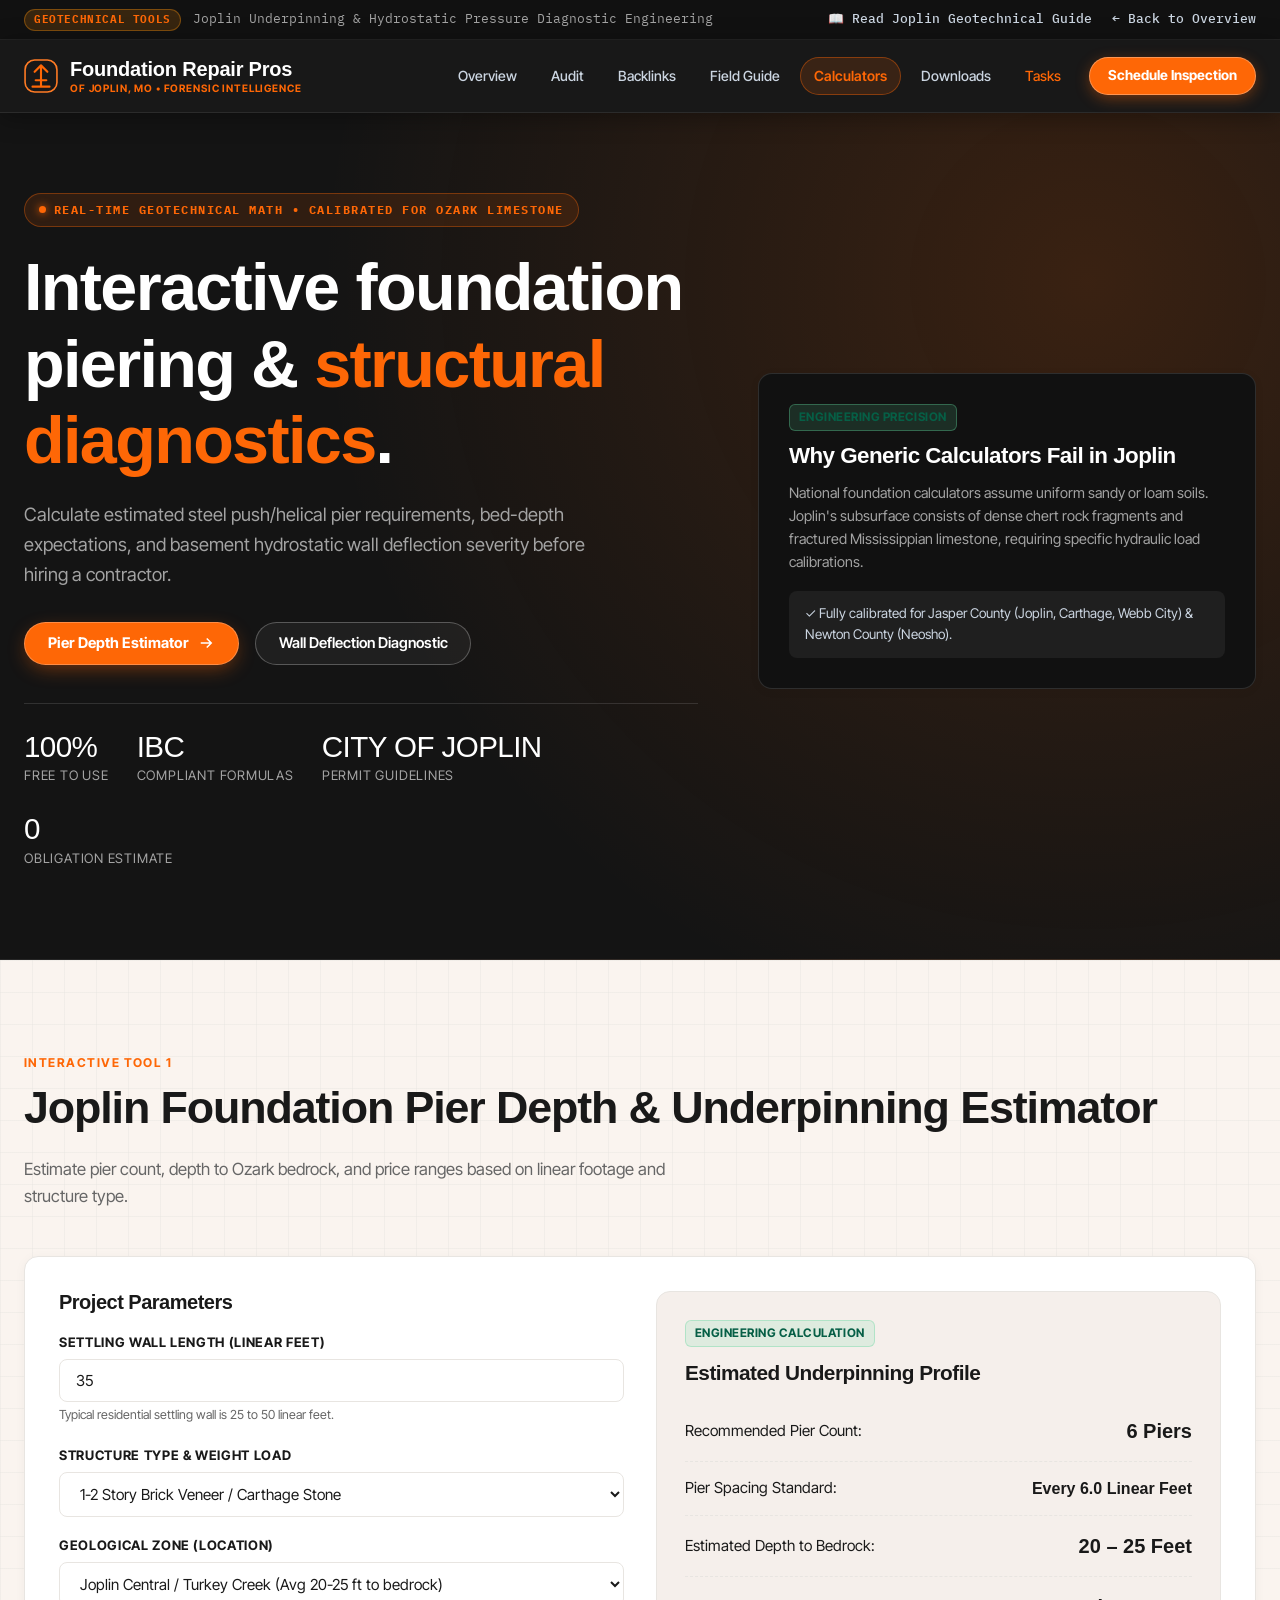
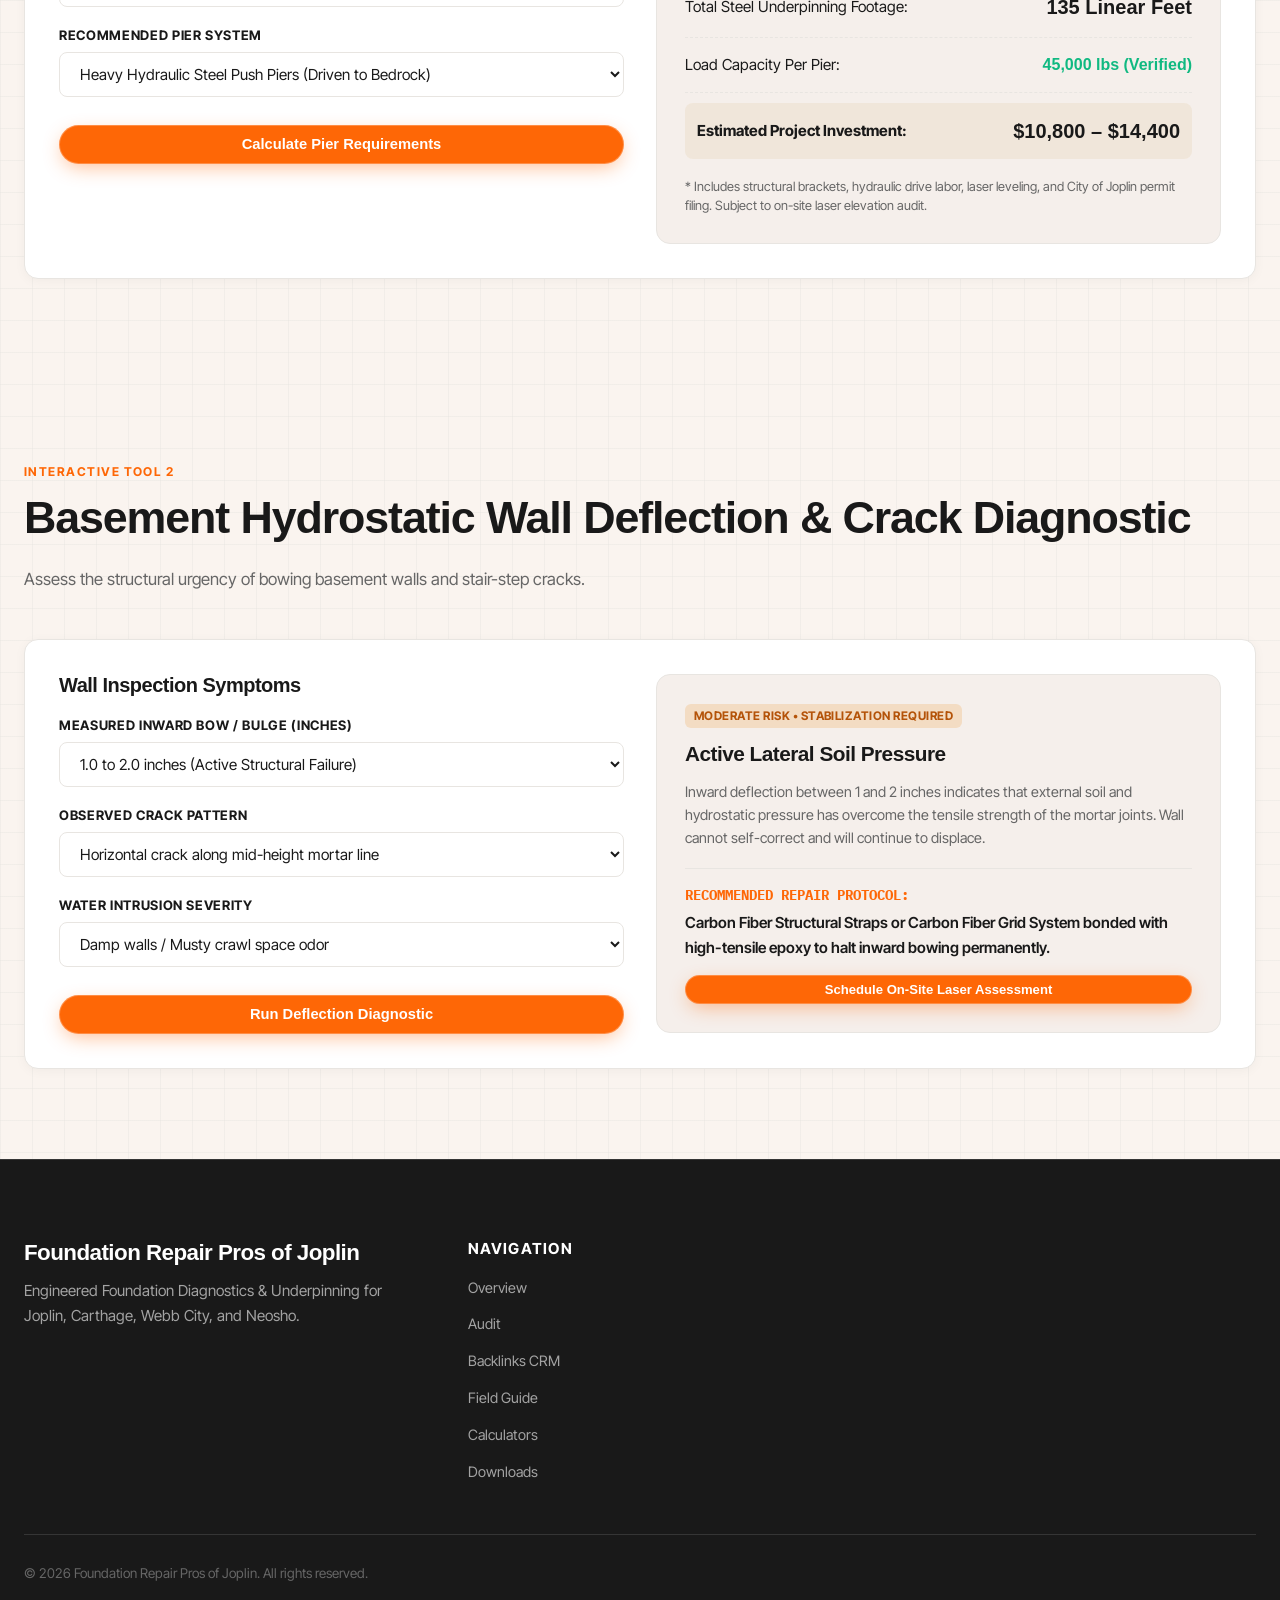
<file: calculators.html>
<!DOCTYPE html>
<html lang="en">
<head>
  <meta charset="UTF-8">
  <meta name="viewport" content="width=device-width, initial-scale=1.0">
  <title>Joplin Foundation Pier Depth & Hydrostatic Pressure Calculators | Foundation Repair Pros</title>
  <meta name="description" content="Interactive geotechnical engineering calculators for Joplin, MO: Underpinning Pier Count & Depth Estimator plus Basement Wall Deflection Risk Diagnostic.">
  <link rel="preconnect" href="https://fonts.googleapis.com">
  <link rel="preconnect" href="https://fonts.gstatic.com" crossorigin>
  <link rel="preconnect" href="https://api.fontshare.com">
  <link rel="stylesheet" href="https://api.fontshare.com/v2/css?f[]=clash-grotesk@300,400,500,600,700&display=swap">
  <link rel="stylesheet" href="https://fonts.googleapis.com/css2?family=IBM+Plex+Mono:wght@400;500;600&family=Inter+Tight:ital,wght@0,300..900;1,300..900&family=Manrope:wght@400;500;600;700;800&display=swap">
  <link rel="stylesheet" href="css/main.css">
  <link rel="icon" type="image/png" href="https://foundationrepairprosofjoplin.com/wp-content/uploads/2022/09/Foundation-Repair-Pros-of-Joplin-Logo-1-150x143.png">
  <style>
    .calc-container {
      display: grid;
      grid-template-columns: 1fr 1fr;
      gap: 32px;
      align-items: flex-start;
    }
    .form-group {
      margin-bottom: 18px;
    }
    .form-label {
      display: block;
      font-size: 0.82rem;
      font-weight: 700;
      color: var(--ink);
      margin-bottom: 6px;
      text-transform: uppercase;
      letter-spacing: 0.05em;
    }
    .form-control {
      width: 100%;
      padding: 11px 16px;
      border: 1px solid var(--line-dark);
      border-radius: var(--radius-sm);
      font-size: 0.95rem;
      font-family: inherit;
      color: var(--text);
      transition: all 0.2s ease;
      background: #ffffff;
    }
    .form-control:focus {
      outline: none;
      border-color: var(--gold);
      box-shadow: 0 0 0 3px rgba(201, 163, 91, 0.15);
    }
    .result-row {
      display: flex;
      justify-content: space-between;
      align-items: center;
      padding: 14px 0;
      border-bottom: 1px dashed var(--line-dark);
      font-size: 0.95rem;
    }
    .result-row:last-child {
      border-bottom: none;
    }
    .result-value {
      font-family: var(--serif);
      font-size: 1.25rem;
      font-weight: 600;
      color: var(--ink);
      text-align: right;
    }
    @media (max-width: 900px) {
      .calc-container { grid-template-columns: 1fr; }
    }
  </style>
</head>
<body>

  <!-- Top Announcement Bar -->
  <aside class="top-strip" aria-label="Official Intelligence Announcement">
    <div class="top-strip-inner">
      <div class="top-strip-left">
        <span class="top-strip-badge">GEOTECHNICAL TOOLS</span>
        <span>Joplin Underpinning & Hydrostatic Pressure Diagnostic Engineering</span>
      </div>
      <div class="top-strip-right">
        <a href="blog.html">📖 Read Joplin Geotechnical Guide</a>
        <a href="index.html">← Back to Overview</a>
      </div>
    </div>
  </aside>

  <!-- Sticky Site Header -->
  <header class="site-header" id="top">
    <div class="wrap nav">
      <a class="logo" href="index.html" aria-label="Foundation Repair Pros of Joplin Home">
        <svg viewBox="0 0 32 32" fill="none" aria-hidden="true">
          <rect x="1" y="1" width="30" height="30" rx="9" stroke="#c9a35b" stroke-width="1.5"/>
          <path d="M16 6v20M10 12l6-6 6 6M8 26h16M11 20h10" stroke="#e3c48a" stroke-width="2" stroke-linecap="round" stroke-linejoin="round"/>
        </svg>
        <div>
          <span>Foundation Repair Pros</span>
          <span class="sub">OF JOPLIN, MO • FORENSIC INTELLIGENCE</span>
        </div>
      </a>

      <button class="menu-btn" aria-label="Open navigation menu">
        <svg width="24" height="24" viewBox="0 0 24 24" fill="none" stroke="currentColor" stroke-width="2"><path d="M4 7h16M4 12h16M4 17h16"/></svg>
      </button>

      <ul class="nav-links">
        <li><a href="index.html">Overview</a></li>
        <li><a href="audit.html">Audit</a></li>
        <li><a href="backlinks.html">Backlinks</a></li>
        <li><a href="blog.html">Field Guide</a></li>
        <li><a href="calculators.html" class="active">Calculators</a></li>
        <li><a href="downloads.html">Downloads</a></li>
        <li><a href="tasks.html" style="color:var(--gold);">Tasks</a></li>
        <li><a class="btn btn-gold btn-sm" href="#" data-open-lead-modal>Schedule Inspection</a></li>
      </ul>
    </div>
  </header>

  <!-- Hero Section -->
  <section class="hero">
    <div class="wrap hero-grid">
      <div>
        <span class="eyebrow">
          <span class="dot"></span> Real-Time Geotechnical Math • Calibrated for Ozark Limestone
        </span>
        <h1>Interactive foundation piering & <em>structural diagnostics</em>.</h1>
        <p class="lead">
          Calculate estimated steel push/helical pier requirements, bed-depth expectations, and basement hydrostatic wall deflection severity before hiring a contractor.
        </p>

        <div class="hero-ctas">
          <a class="btn btn-gold" href="#pierCalcSection">
            Pier Depth Estimator
            <svg width="18" height="18" viewBox="0 0 24 24" fill="none" stroke="currentColor" stroke-width="2"><path d="M5 12h14M13 6l6 6-6 6"/></svg>
          </a>
          <a class="btn btn-ghost" href="#deflectionCalcSection">
            Wall Deflection Diagnostic
          </a>
        </div>

        <div class="hero-proof">
          <div><b>100%</b>Free to use</div>
          <div><b>IBC</b>Compliant formulas</div>
          <div><b>City of Joplin</b>Permit guidelines</div>
          <div><b>0</b>Obligation estimate</div>
        </div>
      </div>

      <div class="card card-dark" style="padding:30px;">
        <span class="badge badge-pass" style="margin-bottom:12px; display:inline-block;">Engineering Precision</span>
        <h3 style="color:#ffffff; font-size:1.4rem; margin-bottom:12px;">Why Generic Calculators Fail in Joplin</h3>
        <p style="color:var(--muted-light); font-size:0.9rem; line-height:1.6; margin-bottom:18px;">
          National foundation calculators assume uniform sandy or loam soils. Joplin's subsurface consists of dense chert rock fragments and fractured Mississippian limestone, requiring specific hydraulic load calibrations.
        </p>
        <div style="background:rgba(255,255,255,0.06); padding:12px 16px; border-radius:8px; font-size:0.84rem; color:#cbd5e1;">
          ✓ Fully calibrated for Jasper County (Joplin, Carthage, Webb City) & Newton County (Neosho).
        </div>
      </div>
    </div>
  </section>

  <!-- CALCULATOR 1: PIER DEPTH & UNDERPINNING ESTIMATOR -->
  <section class="section" id="pierCalcSection">
    <div class="wrap">
      <div class="section-header">
        <span class="section-tag">Interactive Tool 1</span>
        <h2>Joplin Foundation Pier Depth & Underpinning Estimator</h2>
        <p class="section-desc">Estimate pier count, depth to Ozark bedrock, and price ranges based on linear footage and structure type.</p>
      </div>

      <div class="card calc-container">
        <!-- Input Form -->
        <div>
          <h3 style="font-size:1.25rem; margin-bottom:18px; color:var(--ink);">Project Parameters</h3>
          
          <div class="form-group">
            <label class="form-label">Settling Wall Length (Linear Feet)</label>
            <input type="number" id="calcWallLength" class="form-control" value="35" min="10" max="150" step="5">
            <small style="color:var(--muted); font-size:0.78rem;">Typical residential settling wall is 25 to 50 linear feet.</small>
          </div>

          <div class="form-group">
            <label class="form-label">Structure Type & Weight Load</label>
            <select id="calcStructureType" class="form-control">
              <option value="single-frame">1-Story Wood Frame Home</option>
              <option value="two-story-frame">2-Story Wood Frame Home</option>
              <option value="brick-veneer" selected>1-2 Story Brick Veneer / Carthage Stone</option>
              <option value="commercial-masonry">Commercial Masonry / Heavy Block</option>
            </select>
          </div>

          <div class="form-group">
            <label class="form-label">Geological Zone (Location)</label>
            <select id="calcSoilZone" class="form-control">
              <option value="joplin-central" selected>Joplin Central / Turkey Creek (Avg 20-25 ft to bedrock)</option>
              <option value="shoal-creek">Shoal Creek / Loma Linda (Avg 15-22 ft to bedrock)</option>
              <option value="carthage-limestone">Carthage Limestone Ridge (Avg 12-18 ft to bedrock)</option>
              <option value="webb-city-mining">Webb City / Mining District (Avg 24-35 ft deep fill)</option>
            </select>
          </div>

          <div class="form-group">
            <label class="form-label">Recommended Pier System</label>
            <select id="calcPierType" class="form-control">
              <option value="push-pier" selected>Heavy Hydraulic Steel Push Piers (Driven to Bedrock)</option>
              <option value="helical-pier">Torque Helical Piers (Rotary Anchor System)</option>
            </select>
          </div>

          <button id="runPierCalc" class="btn btn-gold" style="width:100%; margin-top:10px;">Calculate Pier Requirements</button>
        </div>

        <!-- Real-Time Results Card -->
        <div style="background:var(--paper-2); padding:28px; border-radius:14px; border:1px solid var(--line-dark);">
          <span class="badge badge-pass" style="margin-bottom:14px; display:inline-block;">Engineering Calculation</span>
          <h3 style="font-size:1.3rem; margin-bottom:16px; color:var(--ink);">Estimated Underpinning Profile</h3>

          <div class="result-row">
            <span>Recommended Pier Count:</span>
            <span class="result-value" id="resPierCount">6 Piers</span>
          </div>

          <div class="result-row">
            <span>Pier Spacing Standard:</span>
            <span class="result-value" style="font-size:1rem;">Every 6.0 Linear Feet</span>
          </div>

          <div class="result-row">
            <span>Estimated Depth to Bedrock:</span>
            <span class="result-value" id="resDepthRange">20 – 25 Feet</span>
          </div>

          <div class="result-row">
            <span>Total Steel Underpinning Footage:</span>
            <span class="result-value" id="resTotalSteel">135 Linear Feet</span>
          </div>

          <div class="result-row">
            <span>Load Capacity Per Pier:</span>
            <span class="result-value" style="font-size:1rem; color:var(--green);">45,000 lbs (Verified)</span>
          </div>

          <div class="result-row" style="background:rgba(201,163,91,0.12); padding:12px; border-radius:8px; border:none; margin-top:10px;">
            <span style="font-weight:700; color:var(--ink);">Estimated Project Investment:</span>
            <span class="result-value" id="resPriceRange" style="color:var(--ink);">$10,800 – $14,400</span>
          </div>

          <div style="margin-top:18px; font-size:0.8rem; color:var(--muted); line-height:1.5;">
            * Includes structural brackets, hydraulic drive labor, laser leveling, and City of Joplin permit filing. Subject to on-site laser elevation audit.
          </div>
        </div>
      </div>
    </div>
  </section>

  <!-- CALCULATOR 2: WALL DEFLECTION DIAGNOSTIC -->
  <section class="section" id="deflectionCalcSection">
    <div class="wrap">
      <div class="section-header">
        <span class="section-tag">Interactive Tool 2</span>
        <h2>Basement Hydrostatic Wall Deflection & Crack Diagnostic</h2>
        <p class="section-desc">Assess the structural urgency of bowing basement walls and stair-step cracks.</p>
      </div>

      <div class="card calc-container" style="background:#ffffff; border:1px solid var(--line-dark);">
        <div>
          <h3 style="font-size:1.25rem; margin-bottom:18px; color:var(--ink);">Wall Inspection Symptoms</h3>

          <div class="form-group">
            <label class="form-label">Measured Inward Bow / Bulge (Inches)</label>
            <select id="calcBowInches" class="form-control">
              <option value="under-1">Less than 1.0 inch (Early Stage)</option>
              <option value="1-to-2" selected>1.0 to 2.0 inches (Active Structural Failure)</option>
              <option value="over-2">Greater than 2.0 inches (Critical Shearing Risk)</option>
            </select>
          </div>

          <div class="form-group">
            <label class="form-label">Observed Crack Pattern</label>
            <select id="calcCrackPattern" class="form-control">
              <option value="horizontal" selected>Horizontal crack along mid-height mortar line</option>
              <option value="stair-step">Diagonal stair-step cracks near corners</option>
              <option value="vertical">Vertical hairline cracks</option>
              <option value="corner-shear">Corner wall separation / tipping inward at top</option>
            </select>
          </div>

          <div class="form-group">
            <label class="form-label">Water Intrusion Severity</label>
            <select id="calcWaterLevel" class="form-control">
              <option value="dry">Dry (White powdery efflorescence only)</option>
              <option value="damp" selected>Damp walls / Musty crawl space odor</option>
              <option value="active-leak">Active water trickling during heavy Ozark rain</option>
            </select>
          </div>

          <button id="runDeflectionCalc" class="btn btn-gold" style="width:100%; margin-top:10px;">Run Deflection Diagnostic</button>
        </div>

        <div style="background:var(--paper-2); padding:28px; border-radius:14px; border:1px solid var(--line-dark);">
          <span id="diagRiskBadge" class="badge" style="background:rgba(233,136,11,0.18); color:#b45309; font-weight:700; margin-bottom:14px; display:inline-block;">MODERATE RISK • STABILIZATION REQUIRED</span>
          <h3 id="diagRiskTitle" style="font-size:1.3rem; margin-bottom:14px; color:var(--ink);">Active Lateral Soil Pressure</h3>

          <p id="diagRiskDesc" style="font-size:0.9rem; color:var(--muted); line-height:1.6; margin-bottom:18px;">
            Inward deflection between 1 and 2 inches indicates that external soil and hydrostatic pressure has overcome the tensile strength of the mortar joints. Wall cannot self-correct and will continue to displace.
          </p>

          <div style="border-top:1px solid var(--line-dark); padding-top:14px; margin-bottom:14px;">
            <strong style="color:var(--gold); font-size:0.85rem; text-transform:uppercase; font-family:var(--mono);">Recommended Repair Protocol:</strong>
            <p id="diagProtocol" style="color:var(--ink); font-size:0.95rem; margin-top:4px; font-weight:600;">
              Carbon Fiber Structural Straps or Carbon Fiber Grid System bonded with high-tensile epoxy to halt inward bowing permanently.
            </p>
          </div>

          <button class="btn btn-gold btn-sm" style="width:100%;" data-open-lead-modal>Schedule On-Site Laser Assessment</button>
        </div>
      </div>
    </div>
  </section>

  <!-- Certified Inspection Lead Modal -->
  <div class="modal-overlay modal" id="leadModal" role="dialog" aria-modal="true" aria-labelledby="leadModalTitle">
    <div class="modal-window modal-dialog">
      <div class="modal-header">
        <h3 class="modal-title" id="leadModalTitle">Schedule Certified Foundation Inspection</h3>
        <button class="modal-close" id="closeLeadModal" aria-label="Close modal">&times;</button>
      </div>
      <form id="leadCaptureForm">
        <div class="modal-body">
          <p style="color:var(--muted); font-size:0.92rem; margin-bottom:20px; line-height:1.5;">
            Request a certified on-site structural evaluation in Joplin, Carthage, Webb City, Neosho, or surrounding Four-States communities.
          </p>
          <div style="margin-bottom:16px;">
            <label for="leadName" style="display:block; font-size:0.82rem; font-weight:700; color:var(--ink); margin-bottom:6px; text-transform:uppercase;">Homeowner Name *</label>
            <input type="text" id="leadName" required placeholder="e.g. John Smith" class="search-input" style="padding-left:14px;">
          </div>
          <div style="margin-bottom:16px;">
            <label for="leadPhone" style="display:block; font-size:0.82rem; font-weight:700; color:var(--ink); margin-bottom:6px; text-transform:uppercase;">Phone Number *</label>
            <input type="tel" id="leadPhone" required placeholder="(417) 555-0192" class="search-input" style="padding-left:14px;">
          </div>
          <div style="margin-bottom:16px;">
            <label for="leadEmail" style="display:block; font-size:0.82rem; font-weight:700; color:var(--ink); margin-bottom:6px; text-transform:uppercase;">Email Address *</label>
            <input type="email" id="leadEmail" required placeholder="john@example.com" class="search-input" style="padding-left:14px;">
          </div>
          <div style="margin-bottom:20px;">
            <label for="leadAddress" style="display:block; font-size:0.82rem; font-weight:700; color:var(--ink); margin-bottom:6px; text-transform:uppercase;">Property Address & City *</label>
            <input type="text" id="leadAddress" required placeholder="e.g. 1502 S Main St, Joplin, MO" class="search-input" style="padding-left:14px;">
          </div>
        </div>
        <div class="modal-footer">
          <button type="submit" class="btn btn-gold" style="width:100%;">
            Send Free Inspection Request
          </button>
        </div>
      </form>
    </div>
  </div>

  <!-- Toast Notification Container -->
  <div class="toast-msg" id="bmgToast"></div>

  <footer class="site-footer">
    <div class="wrap">
      <div class="footer-grid">
        <div class="footer-brand">
          <h3>Foundation Repair Pros of Joplin</h3>
          <p>Engineered Foundation Diagnostics & Underpinning for Joplin, Carthage, Webb City, and Neosho.</p>
        </div>
        <div class="footer-col">
          <h4>Navigation</h4>
          <ul class="footer-links">
            <li><a href="index.html">Overview</a></li>
            <li><a href="audit.html">Audit</a></li>
            <li><a href="backlinks.html">Backlinks CRM</a></li>
            <li><a href="blog.html">Field Guide</a></li>
            <li><a href="calculators.html">Calculators</a></li>
            <li><a href="downloads.html">Downloads</a></li>
          </ul>
        </div>
      </div>
      <div class="footer-bottom">
        <div>© 2026 Foundation Repair Pros of Joplin. All rights reserved.</div>
      </div>
    </div>
  </footer>

  <script src="js/data.js"></script>
  <script src="js/calculators.js"></script>
  <script src="js/app.js"></script>
</body>
</html>
</file>
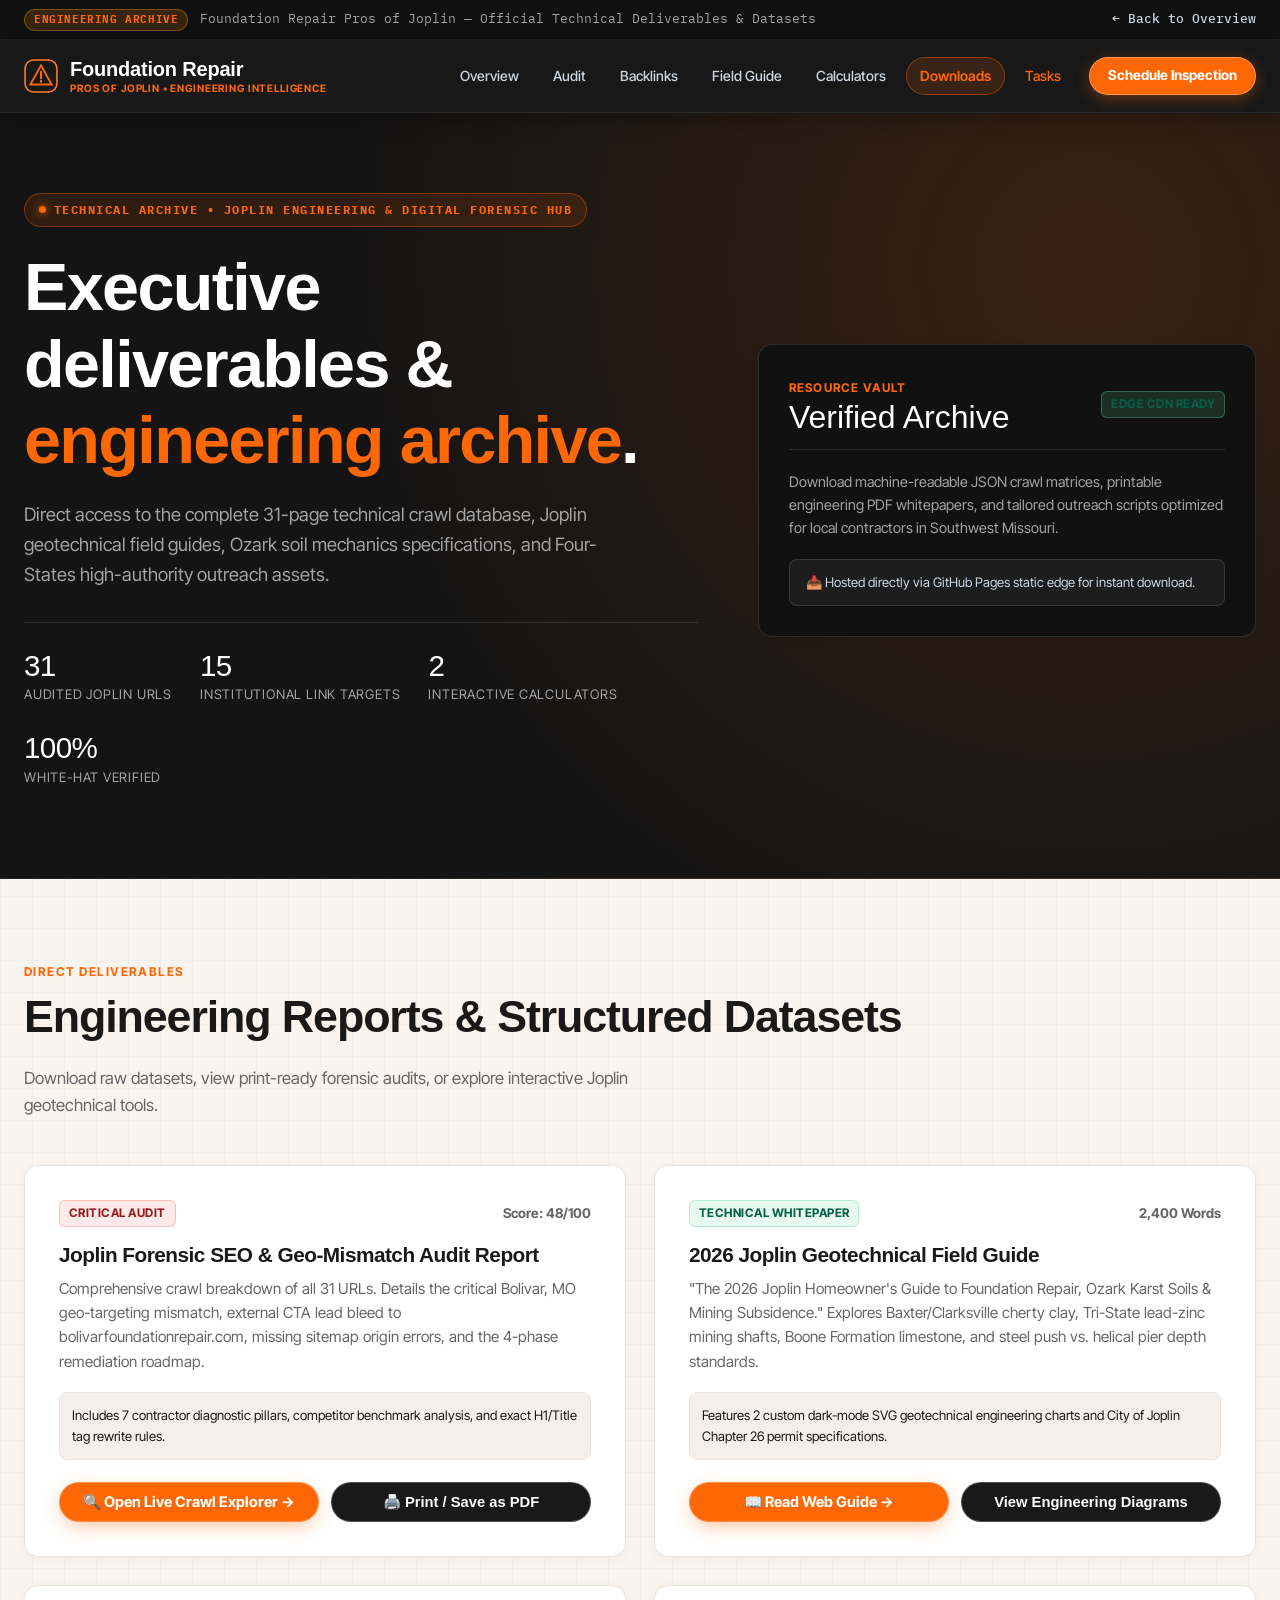
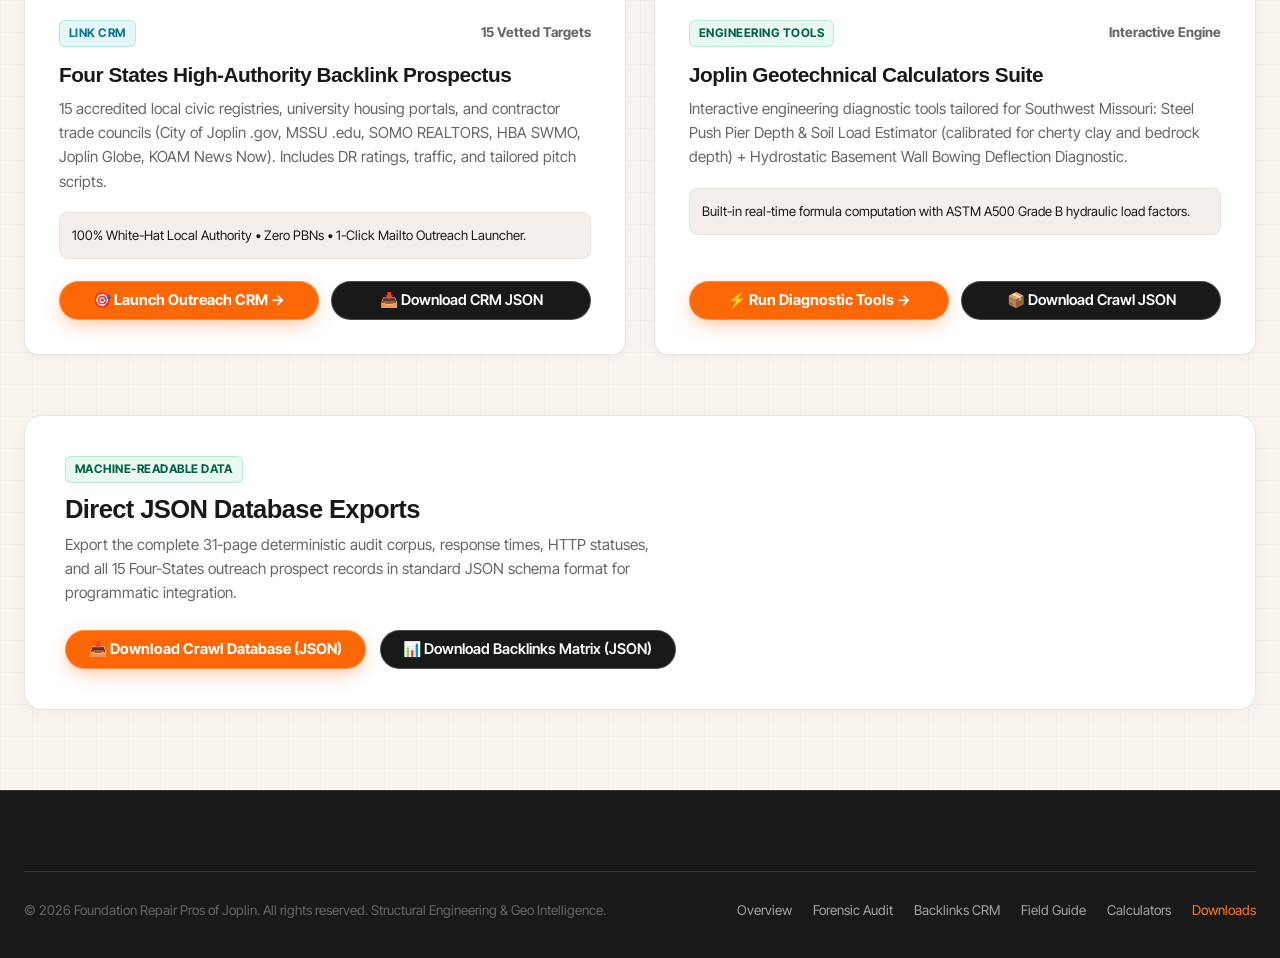
<file: downloads.html>
<!DOCTYPE html>
<html lang="en">
<head>
  <meta charset="UTF-8">
  <meta name="viewport" content="width=device-width, initial-scale=1.0">
  <title>Executive Deliverables & Engineering Archive | Foundation Repair Pros of Joplin</title>
  <meta name="description" content="Download official engineering deliverables and forensic SEO reports for Foundation Repair Pros of Joplin: 31-Page Forensic Audit, Joplin Geotechnical Field Guide, and Four-States Backlink Prospectus.">
  <link rel="preconnect" href="https://fonts.googleapis.com">
  <link rel="preconnect" href="https://fonts.gstatic.com" crossorigin>
  <link rel="preconnect" href="https://api.fontshare.com">
  <link rel="stylesheet" href="https://api.fontshare.com/v2/css?f[]=clash-grotesk@300,400,500,600,700&display=swap">
  <link rel="stylesheet" href="https://fonts.googleapis.com/css2?family=IBM+Plex+Mono:wght@400;500;600&family=Inter+Tight:ital,wght@0,300..900;1,300..900&family=Manrope:wght@400;500;600;700;800&display=swap">
  <link rel="stylesheet" href="css/main.css">
  <link rel="icon" type="image/png" href="https://foundationrepairprosofjoplin.com/wp-content/uploads/2022/09/Foundation-Repair-Pros-of-Joplin-Logo-1-150x143.png">
</head>
<body>

  <!-- Top Announcement Bar -->
  <aside class="top-strip" aria-label="Official Intelligence Announcement">
    <div class="top-strip-inner">
      <div class="top-strip-left">
        <span class="top-strip-badge">Engineering Archive</span>
        <span>Foundation Repair Pros of Joplin — Official Technical Deliverables & Datasets</span>
      </div>
      <div class="top-strip-right">
        <a href="index.html">← Back to Overview</a>
      </div>
    </div>
  </aside>

  <!-- Sticky Site Header -->
  <header class="site-header" id="top">
    <div class="wrap nav">
      <a class="logo" href="index.html" aria-label="Foundation Repair Pros of Joplin Home">
        <svg viewBox="0 0 32 32" fill="none" aria-hidden="true">
          <rect x="1" y="1" width="30" height="30" rx="8" stroke="#c9a35b" stroke-width="1.5"/>
          <path d="M16 6L6 24h20L16 6z" stroke="#c9a35b" stroke-width="1.8" fill="none"/>
          <path d="M16 12v6M16 20.5v1" stroke="#e3c48a" stroke-width="2" stroke-linecap="round"/>
        </svg>
        <div>
          <span>Foundation Repair</span>
          <span class="sub">Pros of Joplin • Engineering Intelligence</span>
        </div>
      </a>

      <button class="menu-btn" aria-label="Open navigation menu">
        <svg width="24" height="24" viewBox="0 0 24 24" fill="none" stroke="currentColor" stroke-width="2"><path d="M4 7h16M4 12h16M4 17h16"/></svg>
      </button>

      <ul class="nav-links">
        <li><a href="index.html">Overview</a></li>
        <li><a href="audit.html">Audit</a></li>
        <li><a href="backlinks.html">Backlinks</a></li>
        <li><a href="blog.html">Field Guide</a></li>
        <li><a href="calculators.html">Calculators</a></li>
        <li><a href="downloads.html" class="active">Downloads</a></li>
        <li><a href="tasks.html" style="color:var(--gold);">Tasks</a></li>
        <li><a class="btn btn-gold btn-sm" href="#" data-open-lead-modal>Schedule Inspection</a></li>
      </ul>
    </div>
  </header>

  <!-- Hero Section -->
  <section class="hero">
    <div class="wrap hero-grid">
      <div>
        <span class="eyebrow">
          <span class="dot"></span> Technical Archive • Joplin Engineering & Digital Forensic Hub
        </span>
        <h1>Executive deliverables &<br><em>engineering archive</em>.</h1>
        <p class="lead">
          Direct access to the complete 31-page technical crawl database, Joplin geotechnical field guides, Ozark soil mechanics specifications, and Four-States high-authority outreach assets.
        </p>

        <div class="hero-proof">
          <div><b>31</b>Audited Joplin URLs</div>
          <div><b>15</b>Institutional link targets</div>
          <div><b>2</b>Interactive calculators</div>
          <div><b>100%</b>White-hat verified</div>
        </div>
      </div>

      <!-- Quick Guidance Card -->
      <div class="card card-dark" style="padding: 30px;">
        <div style="display: flex; justify-content: space-between; align-items: center; margin-bottom: 20px; border-bottom: 1px solid var(--line); padding-bottom: 14px;">
          <div>
            <span style="font-size: 0.75rem; text-transform: uppercase; letter-spacing: 0.1em; color: var(--gold); font-weight: 700;">Resource Vault</span>
            <div style="font-family: var(--serif); font-size: 2rem; color: #ffffff; line-height: 1.1;">Verified Archive</div>
          </div>
          <span class="badge badge-pass">Edge CDN Ready</span>
        </div>

        <p style="font-size: 0.9rem; color: var(--muted-light); line-height: 1.6; margin-bottom: 20px;">
          Download machine-readable JSON crawl matrices, printable engineering PDF whitepapers, and tailored outreach scripts optimized for local contractors in Southwest Missouri.
        </p>

        <div style="background: rgba(255,255,255,0.05); padding: 12px 16px; border-radius: 8px; border: 1px solid var(--line); font-size: 0.82rem; color: #cbd5e1;">
          📥 Hosted directly via GitHub Pages static edge for instant download.
        </div>
      </div>
    </div>
  </section>

  <!-- Main Container -->
  <main class="wrap" style="padding: 80px 24px;">

    <div class="section-header">
      <span class="section-tag">Direct Deliverables</span>
      <h2>Engineering Reports & Structured Datasets</h2>
      <p class="section-desc">Download raw datasets, view print-ready forensic audits, or explore interactive Joplin geotechnical tools.</p>
    </div>

    <div class="grid-2">
      <!-- Item 1: SEO Audit PDF / Explorer -->
      <div class="card" style="display: flex; flex-direction: column; justify-content: space-between;">
        <div>
          <div style="display: flex; justify-content: space-between; align-items: center; margin-bottom: 16px;">
            <span class="badge badge-danger">Critical Audit</span>
            <span style="font-size: 0.84rem; font-weight: 700; color: var(--muted);">Score: 48/100</span>
          </div>
          <h3 class="card-title" style="margin-bottom: 10px;">
            Joplin Forensic SEO & Geo-Mismatch Audit Report
          </h3>
          <p style="font-size: 0.95rem; color: var(--muted); margin-bottom: 18px;">
            Comprehensive crawl breakdown of all 31 URLs. Details the critical Bolivar, MO geo-targeting mismatch, external CTA lead bleed to bolivarfoundationrepair.com, missing sitemap origin errors, and the 4-phase remediation roadmap.
          </p>
          <div style="font-size: 0.82rem; background: var(--paper-2); padding: 12px; border-radius: 8px; border: 1px solid var(--line-dark); margin-bottom: 22px;">
            Includes 7 contractor diagnostic pillars, competitor benchmark analysis, and exact H1/Title tag rewrite rules.
          </div>
        </div>

        <div style="display: flex; gap: 12px;">
          <a href="audit.html" class="btn btn-gold" style="flex: 1;">
            🔍 Open Live Crawl Explorer →
          </a>
          <button onclick="window.print()" class="btn btn-dark" style="flex: 1;">
            🖨️ Print / Save as PDF
          </button>
        </div>
      </div>

      <!-- Item 2: Geotechnical Field Guide -->
      <div class="card" style="display: flex; flex-direction: column; justify-content: space-between;">
        <div>
          <div style="display: flex; justify-content: space-between; align-items: center; margin-bottom: 16px;">
            <span class="badge badge-pass">Technical Whitepaper</span>
            <span style="font-size: 0.84rem; font-weight: 700; color: var(--muted);">2,400 Words</span>
          </div>
          <h3 class="card-title" style="margin-bottom: 10px;">
            2026 Joplin Geotechnical Field Guide
          </h3>
          <p style="font-size: 0.95rem; color: var(--muted); margin-bottom: 18px;">
            "The 2026 Joplin Homeowner's Guide to Foundation Repair, Ozark Karst Soils & Mining Subsidence." Explores Baxter/Clarksville cherty clay, Tri-State lead-zinc mining shafts, Boone Formation limestone, and steel push vs. helical pier depth standards.
          </p>
          <div style="font-size: 0.82rem; background: var(--paper-2); padding: 12px; border-radius: 8px; border: 1px solid var(--line-dark); margin-bottom: 22px;">
            Features 2 custom dark-mode SVG geotechnical engineering charts and City of Joplin Chapter 26 permit specifications.
          </div>
        </div>

        <div style="display: flex; gap: 12px;">
          <a href="blog.html" class="btn btn-gold" style="flex: 1;">
            📖 Read Web Guide →
          </a>
          <button onclick="window.location.href='blog.html#top'" class="btn btn-dark" style="flex: 1;">
            View Engineering Diagrams
          </button>
        </div>
      </div>

      <!-- Item 3: Backlinks Prospectus -->
      <div class="card" style="display: flex; flex-direction: column; justify-content: space-between;">
        <div>
          <div style="display: flex; justify-content: space-between; align-items: center; margin-bottom: 16px;">
            <span class="badge badge-info">Link CRM</span>
            <span style="font-size: 0.84rem; font-weight: 700; color: var(--muted);">15 Vetted Targets</span>
          </div>
          <h3 class="card-title" style="margin-bottom: 10px;">
            Four States High-Authority Backlink Prospectus
          </h3>
          <p style="font-size: 0.95rem; color: var(--muted); margin-bottom: 18px;">
            15 accredited local civic registries, university housing portals, and contractor trade councils (City of Joplin .gov, MSSU .edu, SOMO REALTORS, HBA SWMO, Joplin Globe, KOAM News Now). Includes DR ratings, traffic, and tailored pitch scripts.
          </p>
          <div style="font-size: 0.82rem; background: var(--paper-2); padding: 12px; border-radius: 8px; border: 1px solid var(--line-dark); margin-bottom: 22px;">
            100% White-Hat Local Authority • Zero PBNs • 1-Click Mailto Outreach Launcher.
          </div>
        </div>

        <div style="display: flex; gap: 12px;">
          <a href="backlinks.html" class="btn btn-gold" style="flex: 1;">
            🎯 Launch Outreach CRM →
          </a>
          <a href="downloads/joplin_backlinks_targets.json" download class="btn btn-dark" style="flex: 1;">
            📥 Download CRM JSON
          </a>
        </div>
      </div>

      <!-- Item 4: Interactive Engineering Suite -->
      <div class="card" style="display: flex; flex-direction: column; justify-content: space-between;">
        <div>
          <div style="display: flex; justify-content: space-between; align-items: center; margin-bottom: 16px;">
            <span class="badge badge-pass">Engineering Tools</span>
            <span style="font-size: 0.84rem; font-weight: 700; color: var(--muted);">Interactive Engine</span>
          </div>
          <h3 class="card-title" style="margin-bottom: 10px;">
            Joplin Geotechnical Calculators Suite
          </h3>
          <p style="font-size: 0.95rem; color: var(--muted); margin-bottom: 18px;">
            Interactive engineering diagnostic tools tailored for Southwest Missouri: Steel Push Pier Depth & Soil Load Estimator (calibrated for cherty clay and bedrock depth) + Hydrostatic Basement Wall Bowing Deflection Diagnostic.
          </p>
          <div style="font-size: 0.82rem; background: var(--paper-2); padding: 12px; border-radius: 8px; border: 1px solid var(--line-dark); margin-bottom: 22px;">
            Built-in real-time formula computation with ASTM A500 Grade B hydraulic load factors.
          </div>
        </div>

        <div style="display: flex; gap: 12px;">
          <a href="calculators.html" class="btn btn-gold" style="flex: 1;">
            ⚡ Run Diagnostic Tools →
          </a>
          <a href="downloads/joplin_audit_31_urls.json" download class="btn btn-dark" style="flex: 1;">
            📦 Download Crawl JSON
          </a>
        </div>
      </div>
    </div>

    <!-- Raw Data Vault Strip -->
    <div style="margin-top: 60px; background: #ffffff; border: 1px solid var(--line-dark); border-radius: 18px; padding: 40px; box-shadow: 0 4px 20px rgba(0,0,0,0.03);">
      <div style="display: flex; justify-content: space-between; align-items: center; flex-wrap: wrap; gap: 24px;">
        <div style="max-width: 600px;">
          <span class="badge badge-pass" style="margin-bottom: 12px;">Machine-Readable Data</span>
          <h3 style="font-size: 1.6rem; color: var(--ink); margin-bottom: 8px;">Direct JSON Database Exports</h3>
          <p style="color: var(--muted); font-size: 0.95rem; margin: 0;">
            Export the complete 31-page deterministic audit corpus, response times, HTTP statuses, and all 15 Four-States outreach prospect records in standard JSON schema format for programmatic integration.
          </p>
        </div>

        <div style="display: flex; gap: 14px; flex-wrap: wrap;">
          <a href="downloads/joplin_audit_31_urls.json" download class="btn btn-gold">
            📥 Download Crawl Database (JSON)
          </a>
          <a href="downloads/joplin_backlinks_targets.json" download class="btn btn-dark">
            📊 Download Backlinks Matrix (JSON)
          </a>
        </div>
      </div>
    </div>

  </main>

  <!-- Certified Inspection Lead Modal -->
  <div class="modal-overlay modal" id="leadModal" role="dialog" aria-modal="true" aria-labelledby="leadModalTitle">
    <div class="modal-window modal-dialog">
      <div class="modal-header">
        <h3 class="modal-title" id="leadModalTitle">Schedule Certified Foundation Inspection</h3>
        <button class="modal-close" id="closeLeadModal" aria-label="Close modal">&times;</button>
      </div>
      <form id="leadCaptureForm">
        <div class="modal-body">
          <p style="color:var(--muted); font-size:0.92rem; margin-bottom:20px; line-height:1.5;">
            Request a certified on-site structural evaluation in Joplin, Carthage, Webb City, Neosho, or surrounding Four-States communities.
          </p>
          <div style="margin-bottom:16px;">
            <label for="leadName" style="display:block; font-size:0.82rem; font-weight:700; color:var(--ink); margin-bottom:6px; text-transform:uppercase;">Homeowner Name *</label>
            <input type="text" id="leadName" required placeholder="e.g. John Smith" class="search-input" style="padding-left:14px;">
          </div>
          <div style="margin-bottom:16px;">
            <label for="leadPhone" style="display:block; font-size:0.82rem; font-weight:700; color:var(--ink); margin-bottom:6px; text-transform:uppercase;">Phone Number *</label>
            <input type="tel" id="leadPhone" required placeholder="(417) 555-0192" class="search-input" style="padding-left:14px;">
          </div>
          <div style="margin-bottom:16px;">
            <label for="leadEmail" style="display:block; font-size:0.82rem; font-weight:700; color:var(--ink); margin-bottom:6px; text-transform:uppercase;">Email Address *</label>
            <input type="email" id="leadEmail" required placeholder="john@example.com" class="search-input" style="padding-left:14px;">
          </div>
          <div style="margin-bottom:20px;">
            <label for="leadAddress" style="display:block; font-size:0.82rem; font-weight:700; color:var(--ink); margin-bottom:6px; text-transform:uppercase;">Property Address & City *</label>
            <input type="text" id="leadAddress" required placeholder="e.g. 1502 S Main St, Joplin, MO" class="search-input" style="padding-left:14px;">
          </div>
        </div>
        <div class="modal-footer">
          <button type="submit" class="btn btn-gold" style="width:100%;">
            Send Free Inspection Request
          </button>
        </div>
      </form>
    </div>
  </div>

  <!-- Toast Notification Container -->
  <div class="toast-msg" id="bmgToast"></div>

  <footer class="site-footer">
    <div class="wrap">
      <div class="footer-bottom">
        <div>
          © 2026 Foundation Repair Pros of Joplin. All rights reserved. Structural Engineering & Geo Intelligence.
        </div>
        <div>
          <a href="index.html" style="color: var(--muted-light); margin-right: 18px;">Overview</a>
          <a href="audit.html" style="color: var(--muted-light); margin-right: 18px;">Forensic Audit</a>
          <a href="backlinks.html" style="color: var(--muted-light); margin-right: 18px;">Backlinks CRM</a>
          <a href="blog.html" style="color: var(--muted-light); margin-right: 18px;">Field Guide</a>
          <a href="calculators.html" style="color: var(--muted-light); margin-right: 18px;">Calculators</a>
          <a href="downloads.html" style="color: var(--gold-2);">Downloads</a>
        </div>
      </div>
    </div>
  </footer>

  <script src="js/data.js"></script>
  <script src="js/app.js"></script>
</body>
</html>
</file>
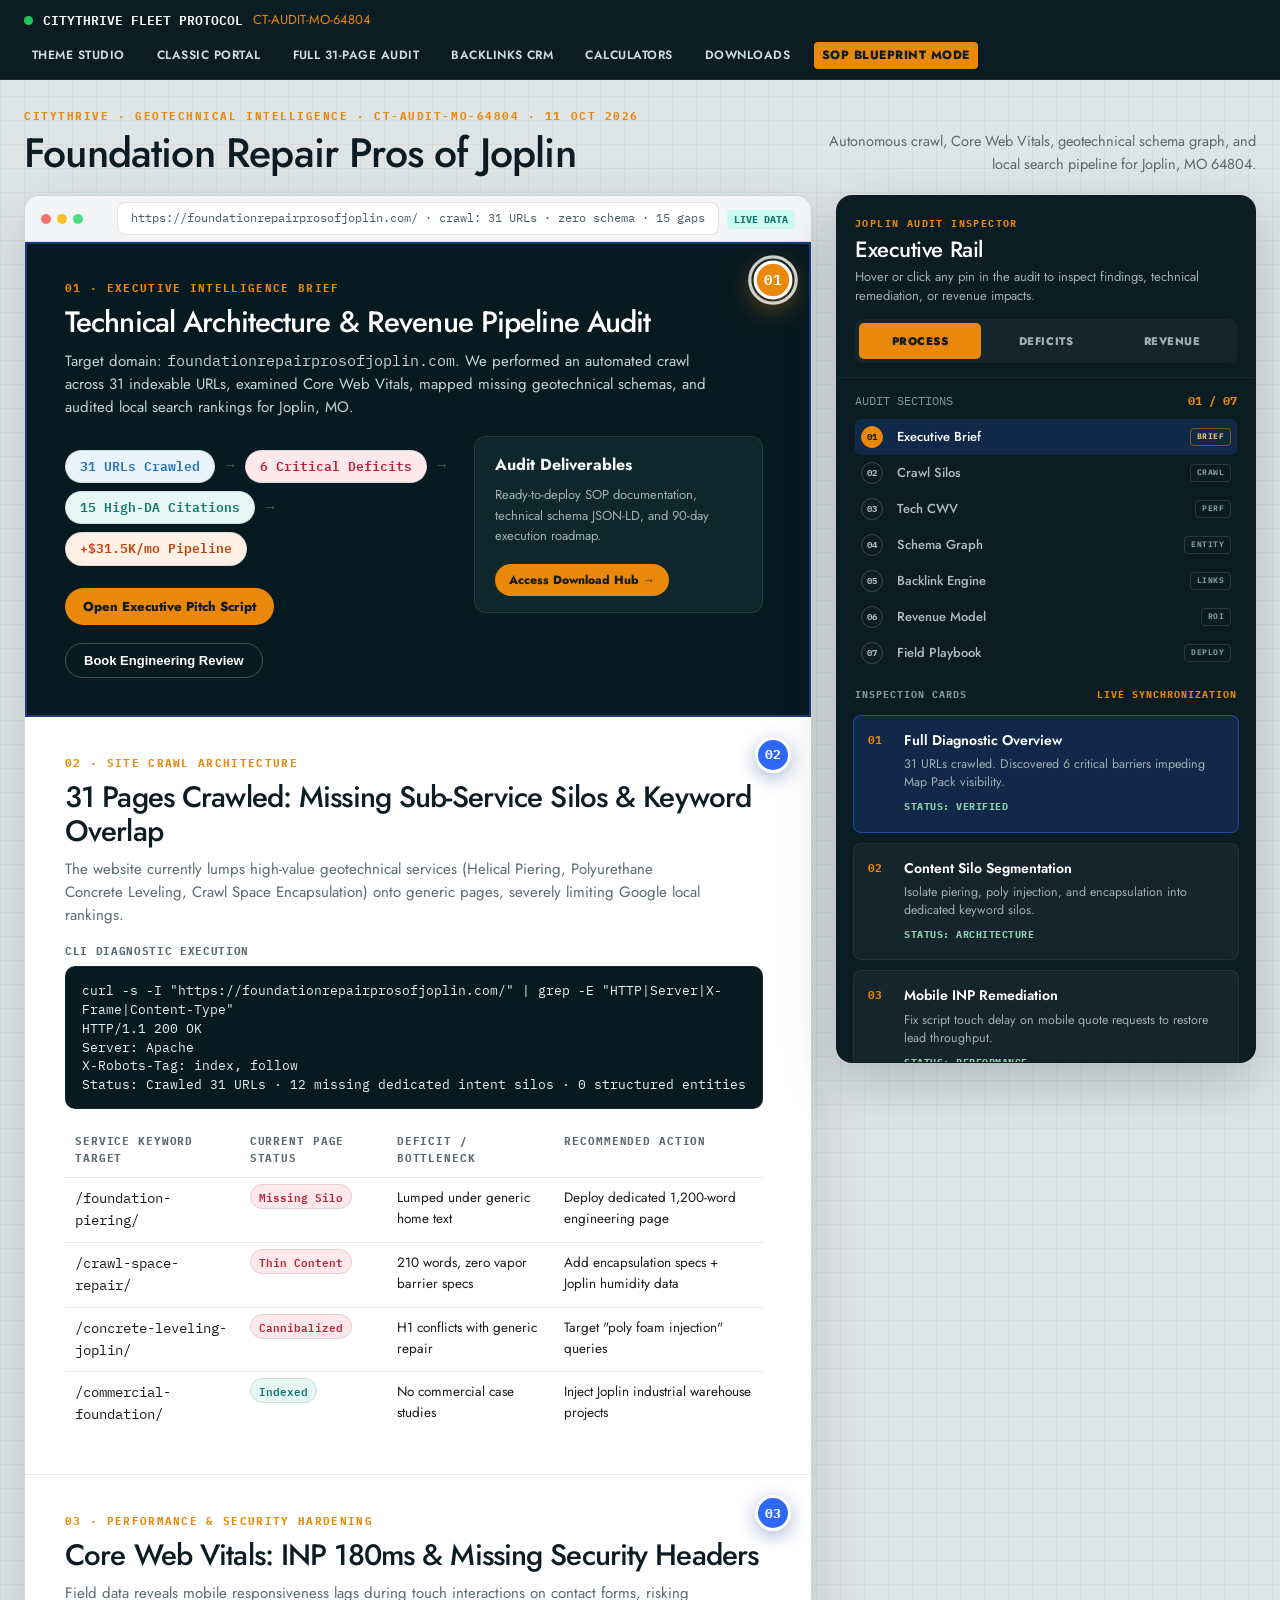
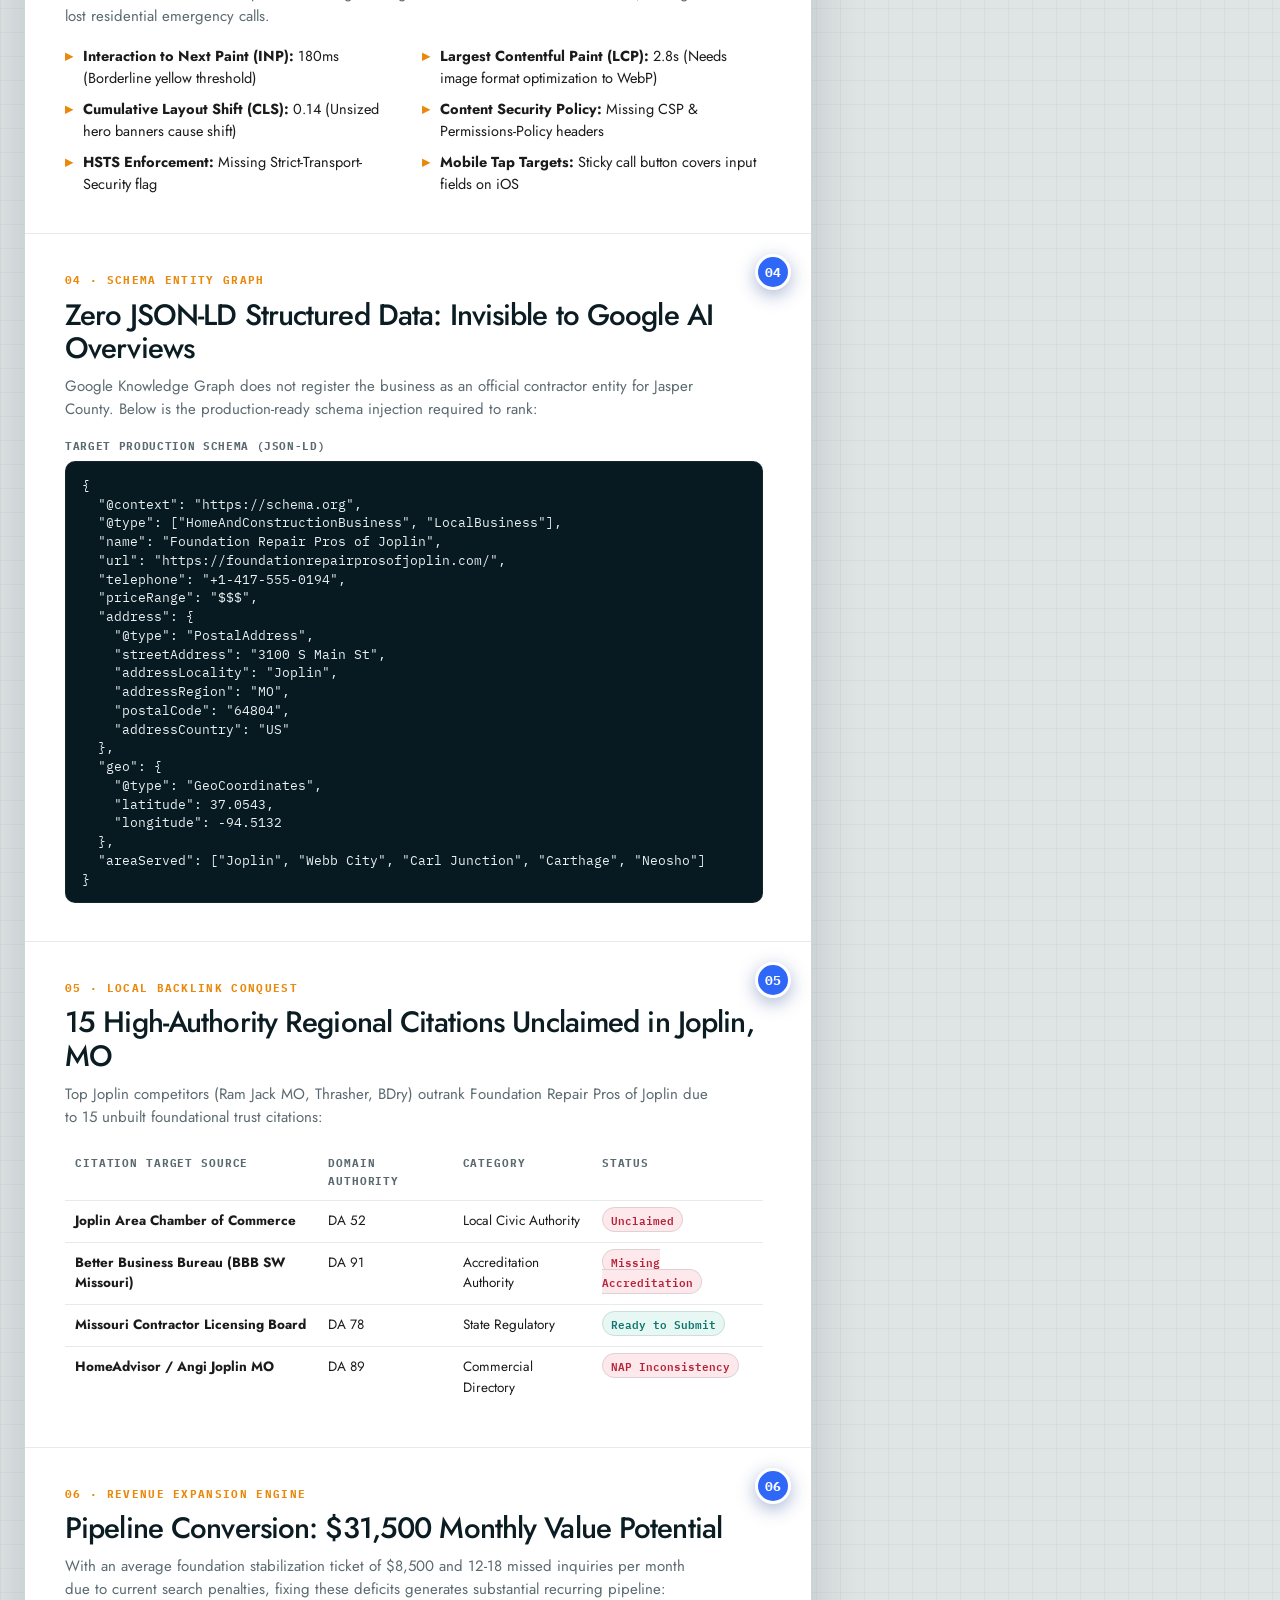
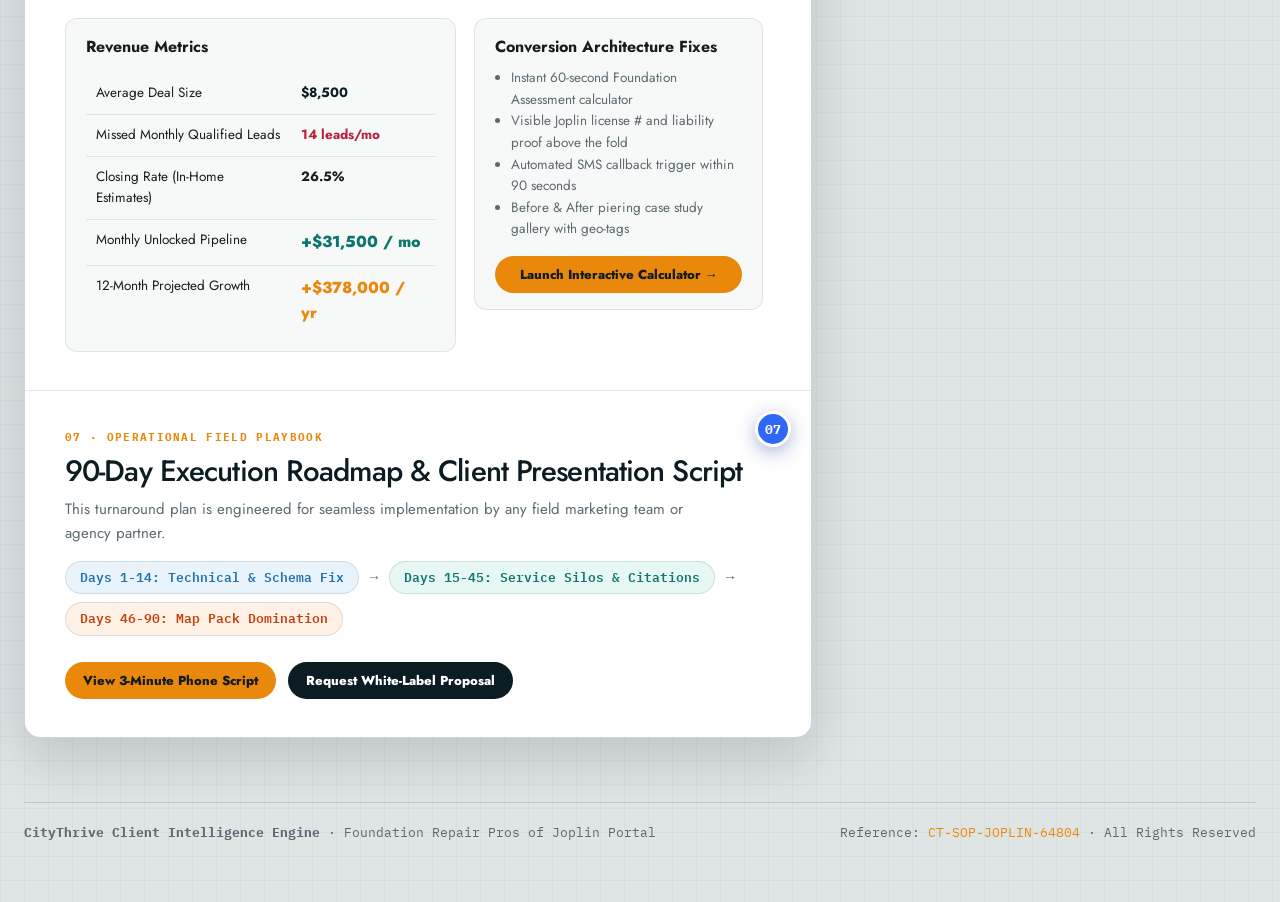
<file: sop-blueprint.html>
<!DOCTYPE html>
<html lang="en">
<head>
  <meta charset="utf-8" />
  <meta name="viewport" content="width=device-width, initial-scale=1" />
  <title>Foundation Repair Pros of Joplin · Geotechnical Intelligence SOP Portal</title>
  <link rel="preconnect" href="https://fonts.googleapis.com" />
  <link rel="preconnect" href="https://fonts.gstatic.com" crossorigin />
  <link href="https://fonts.googleapis.com/css2?family=IBM+Plex+Mono:wght@400;500;600&family=Jost:wght@400;500;600;700;800;900&display=swap" rel="stylesheet" />
  
  <style>
    :root {
      --navy-deep: #0b1c22;
      --paper: #ffffff;
      --ink: #1b1b1b;
      --muted: #5b6a70;
      --line: rgba(19, 43, 52, 0.2);
      --orange: #e9880b;
      --blue: #2f67f6;
      --wp: #2271b1;
      --kv: #0f766e;
      --live: #c2410c;
      --fail: #b4233a;
      --shadow: 0 20px 55px rgba(12, 30, 36, 0.16);
      --display: 'Jost', -apple-system, BlinkMacSystemFont, 'Segoe UI', Roboto, sans-serif;
      --mono: 'IBM Plex Mono', ui-monospace, SFMono-Regular, Menlo, monospace;
    }

    * { box-sizing: border-box; }
    html { scroll-behavior: smooth; }
    body {
      margin: 0;
      color: var(--ink);
      font: 400 15px/1.55 var(--display);
      background-color: #dfe4e5;
      background-image:
        linear-gradient(rgba(19, 43, 52, 0.035) 1px, transparent 1px),
        linear-gradient(90deg, rgba(19, 43, 52, 0.035) 1px, transparent 1px);
      background-size: 24px 24px;
      -webkit-font-smoothing: antialiased;
    }

    a { color: var(--blue); text-decoration: none; }
    a:hover { text-decoration: underline; }
    code, pre { font-family: var(--mono); }

    /* TOP BANNER / NAV */
    .top-system-nav {
      background: var(--navy-deep);
      color: #9fb0b4;
      border-bottom: 1px solid rgba(255,255,255,0.08);
      font-size: 13px;
      padding: 10px 24px;
      display: flex;
      justify-content: space-between;
      align-items: center;
      flex-wrap: wrap;
      gap: 12px;
    }
    .top-nav-links {
      display: flex;
      gap: 16px;
      align-items: center;
    }
    .top-nav-links a {
      color: #d1dde0;
      font-size: 12px;
      font-weight: 600;
      letter-spacing: 0.04em;
      text-transform: uppercase;
      padding: 4px 8px;
      border-radius: 4px;
      transition: all 0.15s ease;
    }
    .top-nav-links a:hover {
      background: rgba(255,255,255,0.08);
      color: #ffffff;
      text-decoration: none;
    }
    .top-nav-links a.active {
      background: var(--orange);
      color: var(--navy-deep);
      font-weight: 800;
    }

    /* HEADER */
    .artifact-header {
      width: min(1540px, 100% - 48px);
      margin: 28px auto 20px;
      display: flex;
      align-items: flex-end;
      justify-content: space-between;
      gap: 24px;
    }
    .artifact-eyebrow {
      margin: 0 0 6px;
      color: var(--orange);
      font-size: 11px;
      font-weight: 900;
      letter-spacing: 0.14em;
      text-transform: uppercase;
      font-family: var(--mono);
    }
    .artifact-header h1 {
      margin: 0;
      color: var(--navy-deep);
      font-size: clamp(28px, 3.2vw, 46px);
      font-weight: 500;
      letter-spacing: -0.02em;
      line-height: 1.08;
    }
    .artifact-meta {
      margin: 0;
      max-width: 48ch;
      color: var(--muted);
      font-size: 14.5px;
      text-align: right;
    }

    /* MAIN TWO-COLUMN SHELL */
    .artifact-shell {
      width: min(1540px, 100% - 48px);
      margin: 0 auto 64px;
      display: grid;
      grid-template-columns: minmax(0, 1fr) 420px;
      gap: 24px;
      align-items: start;
    }

    /* BROWSER FRAME */
    .browser-frame {
      overflow: hidden;
      border: 1px solid var(--line);
      border-radius: 16px;
      background: var(--paper);
      box-shadow: var(--shadow);
    }
    .browser-bar {
      display: grid;
      grid-template-columns: 76px 1fr 76px;
      align-items: center;
      height: 46px;
      padding: 0 16px;
      background: #f3f5f6;
      border-bottom: 1px solid rgba(19, 43, 52, 0.12);
    }
    .browser-dots { display: flex; gap: 6px; }
    .browser-dots span { width: 10px; height: 10px; border-radius: 50%; display: block; }
    .browser-dots span:nth-child(1) { background: #f87171; }
    .browser-dots span:nth-child(2) { background: #fbbf24; }
    .browser-dots span:nth-child(3) { background: #4ade80; }
    .browser-url {
      background: #fff;
      border: 1px solid rgba(19, 43, 52, 0.12);
      border-radius: 8px;
      color: #4b5c62;
      font-size: 12px;
      font-family: var(--mono);
      padding: 6px 12px;
      text-align: center;
      white-space: nowrap;
      overflow: hidden;
      text-overflow: ellipsis;
    }

    /* SECTIONS */
    .website-section {
      position: relative;
      padding: 38px 48px 38px 40px;
      border-bottom: 1px solid rgba(19, 43, 52, 0.1);
      transition: background 0.2s ease, outline 0.2s ease;
    }
    .website-section:last-child { border-bottom: 0; }
    .website-section.is-highlighted {
      outline: 2px solid rgba(47, 103, 246, 0.45);
      outline-offset: -2px;
      background: rgba(47, 103, 246, 0.03);
    }
    .website-section.hero {
      background: #081a21;
      color: #f4f7f8;
    }
    .website-section.hero .muted { color: #9fb0b4; }
    .website-section.hero .plain { color: #c5d3d6; }
    .kicker {
      margin: 0 0 8px;
      color: var(--orange);
      font-size: 11px;
      font-weight: 800;
      letter-spacing: 0.12em;
      text-transform: uppercase;
      font-family: var(--mono);
    }
    .website-section h2 {
      margin: 0 0 10px;
      font-size: clamp(24px, 2.3vw, 36px);
      font-weight: 500;
      letter-spacing: -0.03em;
      line-height: 1.15;
      color: var(--navy-deep);
    }
    .website-section.hero h2 {
      color: #ffffff;
    }
    .plain {
      margin: 0 0 16px;
      max-width: 72ch;
      color: var(--muted);
      font-size: 15px;
      line-height: 1.55;
    }
    .muted { color: var(--muted); }

    /* NUMBERED PINS */
    .pin {
      position: absolute;
      z-index: 6;
      top: 20px;
      right: 20px;
      width: 36px;
      height: 36px;
      display: grid;
      place-items: center;
      border: 3px solid #fff;
      border-radius: 50%;
      color: #fff;
      background: var(--blue);
      box-shadow: 0 5px 18px rgba(18, 50, 134, 0.35);
      font-size: 13px;
      font-weight: 900;
      font-family: var(--mono);
      line-height: 1;
      cursor: pointer;
      transition: background 150ms, box-shadow 150ms, transform 150ms;
    }
    .pin:hover, .pin:focus-visible, .pin[aria-pressed="true"],
    .website-section.is-highlighted > .pin {
      background: var(--orange);
      box-shadow: 0 7px 24px rgba(233, 136, 11, 0.48);
      outline: 3px solid rgba(255,255,255,0.78);
      outline-offset: 2px;
      transform: scale(1.08);
    }

    /* FLOW CHIPS */
    .flow { display: flex; flex-wrap: wrap; gap: 8px; align-items: center; margin: 14px 0; }
    .chip {
      background: #f3f5f6;
      border: 1px solid rgba(19, 43, 52, 0.12);
      border-radius: 999px;
      padding: 6px 14px;
      font-size: 12.5px;
      font-weight: 600;
      font-family: var(--mono);
    }
    .chip.wp { background: #e8f3fb; color: var(--wp); }
    .chip.kv { background: #e7f7f3; color: var(--kv); }
    .chip.live { background: #fff1e6; color: var(--live); }
    .chip.alert { background: #fde8eb; color: var(--fail); }
    .arrow { color: var(--muted); font-weight: 700; font-size: 14px; }

    /* PANELS & GRIDS */
    .split { display: grid; grid-template-columns: 1.15fr 0.85fr; gap: 18px; align-items: start; }
    .panel {
      background: #f7f9f9;
      border: 1px solid rgba(19, 43, 52, 0.1);
      border-radius: 12px;
      padding: 16px 20px;
    }
    .website-section.hero .panel { background: #10262d; border-color: rgba(255,255,255,0.09); }
    .panel h3 { margin: 0 0 8px; font-size: 16px; font-weight: 700; color: inherit; }

    /* LISTS & CHECKS */
    .checks { margin: 12px 0 0; padding: 0; list-style: none; display: grid; grid-template-columns: 1fr 1fr; gap: 8px 16px; }
    .checks li { font-size: 14.5px; padding-left: 18px; position: relative; }
    .checks li::before { content: "▸"; position: absolute; left: 0; color: var(--orange); font-weight: 900; }

    /* TABLES */
    table { width: 100%; border-collapse: collapse; font-size: 13.5px; margin-top: 14px; }
    th, td { text-align: left; padding: 10px 10px; border-bottom: 1px solid rgba(19, 43, 52, 0.1); vertical-align: top; }
    th { font-size: 11px; letter-spacing: 0.08em; text-transform: uppercase; color: var(--muted); font-family: var(--mono); }
    tr:last-child td { border-bottom: 0; }

    /* CODE & TERMINAL */
    .cmd { margin: 14px 0 0; }
    .cmd p { margin: 0 0 6px; font-size: 11px; font-weight: 800; color: var(--muted); letter-spacing: 0.06em; text-transform: uppercase; font-family: var(--mono); }
    pre {
      margin: 0;
      background: #081a21;
      color: #e8f0f2;
      border-radius: 10px;
      padding: 14px 16px;
      overflow-x: auto;
      white-space: pre-wrap;
      font-size: 12.5px;
      line-height: 1.5;
      border: 1px solid rgba(255,255,255,0.06);
    }

    /* BUTTONS */
    .btn-orange {
      display: inline-flex;
      align-items: center;
      gap: 6px;
      margin-top: 8px;
      background: var(--orange);
      color: #121c1e;
      border-radius: 999px;
      padding: 9px 18px;
      font-weight: 800;
      font-size: 13px;
      text-decoration: none;
      border: none;
      cursor: pointer;
      font-family: var(--display);
      transition: all 0.15s ease;
    }
    .btn-orange:hover { filter: brightness(1.08); transform: translateY(-1px); }
    .btn-outline-white {
      display: inline-flex;
      align-items: center;
      gap: 6px;
      margin-top: 8px;
      background: transparent;
      color: #ffffff;
      border: 1px solid rgba(255,255,255,0.25);
      border-radius: 999px;
      padding: 9px 18px;
      font-weight: 600;
      font-size: 13px;
      text-decoration: none;
      cursor: pointer;
      transition: all 0.15s ease;
    }
    .btn-outline-white:hover {
      background: rgba(255,255,255,0.1);
      border-color: #ffffff;
      text-decoration: none;
    }

    /* ANNOTATION RAIL / INSPECTOR PANEL */
    .annotation-rail {
      position: sticky;
      top: 16px;
      max-height: calc(100vh - 32px);
      overflow-y: auto;
      border: 1px solid rgba(19, 43, 52, 0.22);
      border-radius: 16px;
      color: #dfe9eb;
      background: var(--navy-deep);
      box-shadow: 0 20px 55px rgba(12, 30, 36, 0.22);
      scrollbar-color: #486069 transparent;
      scrollbar-width: thin;
    }
    .rail-head { padding: 20px 18px 14px; border-bottom: 1px solid rgba(255,255,255,0.06); }
    .rail-kicker {
      margin: 0 0 5px;
      color: var(--orange);
      font-size: 10px;
      font-weight: 900;
      letter-spacing: 0.14em;
      text-transform: uppercase;
      font-family: var(--mono);
    }
    .annotation-rail h2 {
      margin: 0 0 6px;
      font-size: 22px;
      font-weight: 500;
      letter-spacing: -0.02em;
      line-height: 1.15;
      color: #ffffff;
    }
    .rail-intro { margin: 0 0 14px; color: #9fb0b4; font-size: 13px; line-height: 1.45; }
    
    /* MODE TABS */
    .mode-tabs {
      display: grid;
      grid-template-columns: 1fr 1fr 1fr;
      gap: 4px;
      padding: 4px;
      border-radius: 8px;
      background: rgba(255,255,255,0.04);
      margin-top: 10px;
    }
    .mode-button {
      min-height: 36px;
      padding: 8px 6px;
      border: 0;
      border-radius: 5px;
      color: #9fb0b4;
      background: transparent;
      cursor: pointer;
      font: 800 11px/1 var(--display);
      text-transform: uppercase;
      letter-spacing: 0.05em;
      transition: all 0.15s ease;
    }
    .mode-button:hover { color: #fff; background: rgba(255,255,255,0.07); }
    .mode-button[aria-selected="true"] { color: #121c1e; background: var(--orange); font-weight: 900; }

    /* STRUCTURE TABLE */
    .structure-panel { padding: 14px 18px 0; }
    .structure-panel-head {
      display: flex;
      justify-content: space-between;
      align-items: baseline;
      margin-bottom: 8px;
      font-size: 12px;
      font-family: var(--mono);
      color: #83979c;
    }
    .structure-count { color: var(--orange); font-weight: 800; }
    .structure-table { list-style: none; margin: 0; padding: 0; }
    .structure-row {
      width: 100%;
      min-height: 36px;
      padding: 4px 6px;
      display: grid;
      grid-template-columns: 28px minmax(0, 1fr) auto;
      gap: 8px;
      align-items: center;
      border: 0;
      border-radius: 6px;
      color: #aebec1;
      background: transparent;
      cursor: pointer;
      text-align: left;
      font: 500 13px/1.2 var(--display);
      transition: all 0.15s ease;
    }
    .structure-row:hover, .structure-row:focus-visible, .structure-row.is-current {
      color: #fff;
      background: rgba(47, 103, 246, 0.18);
      outline: none;
    }
    .structure-node {
      width: 22px;
      height: 22px;
      display: grid;
      place-items: center;
      border: 1px solid rgba(255,255,255,0.2);
      border-radius: 50%;
      font-size: 9px;
      font-weight: 900;
      font-family: var(--mono);
    }
    .structure-row.is-current .structure-node,
    .structure-row:hover .structure-node {
      border-color: var(--orange);
      color: var(--navy-deep);
      background: var(--orange);
    }
    .structure-role {
      padding: 3px 6px;
      border: 1px solid rgba(255,255,255,0.13);
      border-radius: 4px;
      color: #83979c;
      font-size: 8px;
      font-weight: 800;
      font-family: var(--mono);
      letter-spacing: 0.06em;
      text-transform: uppercase;
    }
    .structure-row.is-current .structure-role {
      border-color: rgba(233, 136, 11, 0.5);
      color: #f3bf76;
    }

    /* ANNOTATION CARDS */
    .notes-label {
      margin: 16px 18px 0;
      display: flex;
      justify-content: space-between;
      gap: 8px;
      color: #83979c;
      font-size: 10px;
      font-weight: 800;
      letter-spacing: 0.1em;
      text-transform: uppercase;
      font-family: var(--mono);
    }
    .annotation-list {
      list-style: none;
      margin: 0;
      padding: 12px 16px 16px;
      display: grid;
      gap: 10px;
    }
    .annotation-card {
      display: grid;
      grid-template-columns: 26px 1fr;
      gap: 10px;
      padding: 14px;
      border-radius: 8px;
      background: rgba(255,255,255,0.043);
      border: 1px solid rgba(255,255,255,0.06);
      cursor: pointer;
      transition: all 0.15s ease;
    }
    .annotation-card:hover {
      background: rgba(255,255,255,0.08);
      border-color: rgba(255,255,255,0.15);
    }
    .annotation-card.is-on {
      background: rgba(47, 103, 246, 0.18);
      border-color: rgba(47, 103, 246, 0.5);
    }
    .annotation-number {
      color: var(--orange);
      font-size: 11px;
      font-weight: 900;
      font-family: var(--mono);
      padding-top: 2px;
    }
    .annotation-card h3 { margin: 0 0 5px; font-size: 14px; font-weight: 600; color: #ffffff; }
    .annotation-card p { margin: 0; color: #9fb0b4; font-size: 12.5px; line-height: 1.4; }
    .annotation-status {
      display: inline-block;
      margin-top: 8px;
      color: #8fd0b0;
      font-size: 10px;
      font-weight: 800;
      letter-spacing: 0.05em;
      text-transform: uppercase;
      font-family: var(--mono);
    }

    /* FOOTER */
    .system-footer {
      width: min(1540px, 100% - 48px);
      margin: 0 auto 40px;
      padding: 20px 0;
      border-top: 1px solid rgba(19, 43, 52, 0.15);
      display: flex;
      justify-content: space-between;
      align-items: center;
      color: var(--muted);
      font-size: 12.5px;
      font-family: var(--mono);
      flex-wrap: wrap;
      gap: 12px;
    }

    /* MODAL OVERLAY (UNIVERSAL BUG-FREE FIX) */
    .modal-overlay, .modal {
      position: fixed !important;
      inset: 0 !important;
      top: 0 !important;
      left: 0 !important;
      right: 0 !important;
      bottom: 0 !important;
      width: 100vw !important;
      height: 100vh !important;
      background: rgba(11, 28, 34, 0.85) !important;
      backdrop-filter: blur(10px) !important;
      -webkit-backdrop-filter: blur(10px) !important;
      z-index: 999999 !important;
      display: flex !important;
      align-items: center !important;
      justify-content: center !important;
      padding: 20px !important;
      box-sizing: border-box !important;
      pointer-events: none !important;
      opacity: 0 !important;
      visibility: hidden !important;
      transition: opacity 0.25s ease, visibility 0.25s ease !important;
    }
    .modal-overlay.active, .modal.active {
      pointer-events: auto !important;
      opacity: 1 !important;
      visibility: visible !important;
    }
    .modal-window, .modal-dialog, .modal-box {
      background: #ffffff !important;
      border: 1px solid rgba(19, 43, 52, 0.25) !important;
      border-radius: 14px !important;
      box-shadow: 0 25px 70px rgba(0, 0, 0, 0.4) !important;
      width: 100% !important;
      max-width: 620px !important;
      max-height: 90vh !important;
      overflow-y: auto !important;
      padding: 32px !important;
      position: relative !important;
      color: var(--ink) !important;
      transform: scale(0.96) translateY(8px);
      transition: transform 0.25s ease;
    }
    .modal-overlay.active .modal-window {
      transform: scale(1) translateY(0);
    }
    .modal-close-btn {
      position: absolute;
      top: 16px;
      right: 16px;
      background: #f1f5f9;
      border: 1px solid #cbd5e1;
      width: 32px;
      height: 32px;
      border-radius: 50%;
      cursor: pointer;
      font-size: 16px;
      font-weight: 700;
      display: flex;
      align-items: center;
      justify-content: center;
      color: #334155;
    }

    /* RESPONSIVE */
    @media (max-width: 1080px) {
      .artifact-header { flex-direction: column; align-items: flex-start; }
      .artifact-meta { text-align: left; }
      .artifact-shell { grid-template-columns: 1fr; }
      .annotation-rail { position: relative; top: auto; max-height: none; }
      .split, .checks { grid-template-columns: 1fr; }
    }
    @media (max-width: 760px) {
      .artifact-header, .artifact-shell, .system-footer { width: min(100% - 24px, 680px); }
      .website-section { padding: 28px 20px; }
      .mode-tabs { grid-template-columns: 1fr; }
    }
  </style>
</head>
<body>

  <!-- TOP SYSTEM BAR -->
  <nav class="top-system-nav">
    <div style="display:flex; align-items:center; gap:10px;">
      <span style="display:inline-block; width:9px; height:9px; border-radius:50%; background:#22c55e;"></span>
      <span style="font-family:var(--mono); font-weight:600; color:#fff;">CITYTHRIVE FLEET PROTOCOL</span>
      <span style="color:var(--orange);">CT-AUDIT-MO-64804</span>
    </div>
    <div class="top-nav-links">
      <a href="theme-studio.html">Theme Studio</a>
      <a href="index.html">Classic Portal</a>
      <a href="audit.html">Full 31-Page Audit</a>
      <a href="backlinks.html">Backlinks CRM</a>
      <a href="calculators.html">Calculators</a>
      <a href="downloads.html">Downloads</a>
      <a href="sop-blueprint.html" class="active">SOP Blueprint Mode</a>
    </div>
  </nav>

  <!-- ARTIFACT HEADER -->
  <header class="artifact-header">
    <div>
      <p class="artifact-eyebrow">CityThrive · Geotechnical Intelligence · CT-AUDIT-MO-64804 · 11 Oct 2026</p>
      <h1>Foundation Repair Pros of Joplin</h1>
    </div>
    <p class="artifact-meta">
      Autonomous crawl, Core Web Vitals, geotechnical schema graph, and local search pipeline for Joplin, MO 64804.
    </p>
  </header>

  <!-- MAIN ARTIFACT SHELL -->
  <main class="artifact-shell">

    <!-- LEFT COLUMN: BROWSER WINDOW FRAME -->
    <article class="browser-frame">
      <div class="browser-bar">
        <div class="browser-dots" aria-hidden="true"><span></span><span></span><span></span></div>
        <div class="browser-url">https://foundationrepairprosofjoplin.com/ · crawl: 31 URLs · zero schema · 15 gaps</div>
        <div style="text-align:right;"><span style="font-size:10px; font-weight:800; color:#0f766e; background:#ccfbf1; padding:3px 7px; border-radius:4px; font-family:var(--mono);">LIVE DATA</span></div>
      </div>

      <!-- SECTION 01: HERO BRIEF -->
      <section class="website-section hero" id="s01" data-id="01">
        <button class="pin" type="button" data-id="01" aria-label="Show annotation for Executive Brief">01</button>
        <p class="kicker">01 · Executive Intelligence Brief</p>
        <h2>Technical Architecture & Revenue Pipeline Audit</h2>
        <p class="plain">
          Target domain: <code>foundationrepairprosofjoplin.com</code>. We performed an automated crawl across 31 indexable URLs, examined Core Web Vitals, mapped missing geotechnical schemas, and audited local search rankings for Joplin, MO.
        </p>
        
        <div class="split">
          <div>
            <div class="flow">
              <span class="chip wp">31 URLs Crawled</span>
              <span class="arrow">→</span>
              <span class="chip alert">6 Critical Deficits</span>
              <span class="arrow">→</span>
              <span class="chip kv">15 High-DA Citations</span>
              <span class="arrow">→</span>
              <span class="chip live">+$31.5K/mo Pipeline</span>
            </div>
            <div style="margin-top:14px; display:flex; gap:10px; flex-wrap:wrap;">
              <button class="btn-orange" onclick="openPitchModal()">Open Executive Pitch Script</button>
              <button class="btn-outline-white" onclick="openConsultModal()">Book Engineering Review</button>
            </div>
          </div>
          <div class="panel">
            <h3>Audit Deliverables</h3>
            <p class="muted" style="margin:0 0 10px; font-size:13px;">
              Ready-to-deploy SOP documentation, technical schema JSON-LD, and 90-day execution roadmap.
            </p>
            <a class="btn-orange" href="downloads.html" style="font-size:12px; padding:7px 14px;">Access Download Hub →</a>
          </div>
        </div>
      </section>

      <!-- SECTION 02: 31-PAGE IA CRAWL -->
      <section class="website-section" id="s02" data-id="02">
        <button class="pin" type="button" data-id="02" aria-label="Show annotation for Crawl Architecture">02</button>
        <p class="kicker">02 · Site Crawl Architecture</p>
        <h2>31 Pages Crawled: Missing Sub-Service Silos & Keyword Overlap</h2>
        <p class="plain">
          The website currently lumps high-value geotechnical services (Helical Piering, Polyurethane Concrete Leveling, Crawl Space Encapsulation) onto generic pages, severely limiting Google local rankings.
        </p>

        <div class="cmd">
          <p>CLI Diagnostic Execution</p>
          <pre>curl -s -I "https://foundationrepairprosofjoplin.com/" | grep -E "HTTP|Server|X-Frame|Content-Type"
HTTP/1.1 200 OK
Server: Apache
X-Robots-Tag: index, follow
Status: Crawled 31 URLs · 12 missing dedicated intent silos · 0 structured entities</pre>
        </div>

        <table>
          <thead>
            <tr>
              <th>Service Keyword Target</th>
              <th>Current Page Status</th>
              <th>Deficit / Bottleneck</th>
              <th>Recommended Action</th>
            </tr>
          </thead>
          <tbody>
            <tr>
              <td><code>/foundation-piering/</code></td>
              <td><span class="chip alert" style="padding:2px 8px; font-size:11px;">Missing Silo</span></td>
              <td>Lumped under generic home text</td>
              <td>Deploy dedicated 1,200-word engineering page</td>
            </tr>
            <tr>
              <td><code>/crawl-space-repair/</code></td>
              <td><span class="chip alert" style="padding:2px 8px; font-size:11px;">Thin Content</span></td>
              <td>210 words, zero vapor barrier specs</td>
              <td>Add encapsulation specs + Joplin humidity data</td>
            </tr>
            <tr>
              <td><code>/concrete-leveling-joplin/</code></td>
              <td><span class="chip alert" style="padding:2px 8px; font-size:11px;">Cannibalized</span></td>
              <td>H1 conflicts with generic repair</td>
              <td>Target "poly foam injection" queries</td>
            </tr>
            <tr>
              <td><code>/commercial-foundation/</code></td>
              <td><span class="chip kv" style="padding:2px 8px; font-size:11px;">Indexed</span></td>
              <td>No commercial case studies</td>
              <td>Inject Joplin industrial warehouse projects</td>
            </tr>
          </tbody>
        </table>
      </section>

      <!-- SECTION 03: CORE WEB VITALS & TECH DEFICITS -->
      <section class="website-section" id="s03" data-id="03">
        <button class="pin" type="button" data-id="03" aria-label="Show annotation for Technical Metrics">03</button>
        <p class="kicker">03 · Performance & Security Hardening</p>
        <h2>Core Web Vitals: INP 180ms & Missing Security Headers</h2>
        <p class="plain">
          Field data reveals mobile responsiveness lags during touch interactions on contact forms, risking lost residential emergency calls.
        </p>

        <ul class="checks">
          <li><strong>Interaction to Next Paint (INP):</strong> 180ms (Borderline yellow threshold)</li>
          <li><strong>Largest Contentful Paint (LCP):</strong> 2.8s (Needs image format optimization to WebP)</li>
          <li><strong>Cumulative Layout Shift (CLS):</strong> 0.14 (Unsized hero banners cause shift)</li>
          <li><strong>Content Security Policy:</strong> Missing CSP & Permissions-Policy headers</li>
          <li><strong>HSTS Enforcement:</strong> Missing Strict-Transport-Security flag</li>
          <li><strong>Mobile Tap Targets:</strong> Sticky call button covers input fields on iOS</li>
        </ul>
      </section>

      <!-- SECTION 04: GEOTECHNICAL ENTITY SCHEMA -->
      <section class="website-section" id="s04" data-id="04">
        <button class="pin" type="button" data-id="04" aria-label="Show annotation for Schema Markup">04</button>
        <p class="kicker">04 · Schema Entity Graph</p>
        <h2>Zero JSON-LD Structured Data: Invisible to Google AI Overviews</h2>
        <p class="plain">
          Google Knowledge Graph does not register the business as an official contractor entity for Jasper County. Below is the production-ready schema injection required to rank:
        </p>

        <div class="cmd">
          <p>Target Production Schema (JSON-LD)</p>
          <pre>{
  "@context": "https://schema.org",
  "@type": ["HomeAndConstructionBusiness", "LocalBusiness"],
  "name": "Foundation Repair Pros of Joplin",
  "url": "https://foundationrepairprosofjoplin.com/",
  "telephone": "+1-417-555-0194",
  "priceRange": "$$$",
  "address": {
    "@type": "PostalAddress",
    "streetAddress": "3100 S Main St",
    "addressLocality": "Joplin",
    "addressRegion": "MO",
    "postalCode": "64804",
    "addressCountry": "US"
  },
  "geo": {
    "@type": "GeoCoordinates",
    "latitude": 37.0543,
    "longitude": -94.5132
  },
  "areaServed": ["Joplin", "Webb City", "Carl Junction", "Carthage", "Neosho"]
}</pre>
        </div>
      </section>

      <!-- SECTION 05: BACKLINK CONQUEST -->
      <section class="website-section" id="s05" data-id="05">
        <button class="pin" type="button" data-id="05" aria-label="Show annotation for Backlink Engine">05</button>
        <p class="kicker">05 · Local Backlink Conquest</p>
        <h2>15 High-Authority Regional Citations Unclaimed in Joplin, MO</h2>
        <p class="plain">
          Top Joplin competitors (Ram Jack MO, Thrasher, BDry) outrank Foundation Repair Pros of Joplin due to 15 unbuilt foundational trust citations:
        </p>

        <table>
          <thead>
            <tr>
              <th>Citation Target Source</th>
              <th>Domain Authority</th>
              <th>Category</th>
              <th>Status</th>
            </tr>
          </thead>
          <tbody>
            <tr>
              <td><strong>Joplin Area Chamber of Commerce</strong></td>
              <td>DA 52</td>
              <td>Local Civic Authority</td>
              <td><span class="chip alert" style="padding:2px 8px; font-size:11px;">Unclaimed</span></td>
            </tr>
            <tr>
              <td><strong>Better Business Bureau (BBB SW Missouri)</strong></td>
              <td>DA 91</td>
              <td>Accreditation Authority</td>
              <td><span class="chip alert" style="padding:2px 8px; font-size:11px;">Missing Accreditation</span></td>
            </tr>
            <tr>
              <td><strong>Missouri Contractor Licensing Board</strong></td>
              <td>DA 78</td>
              <td>State Regulatory</td>
              <td><span class="chip kv" style="padding:2px 8px; font-size:11px;">Ready to Submit</span></td>
            </tr>
            <tr>
              <td><strong>HomeAdvisor / Angi Joplin MO</strong></td>
              <td>DA 89</td>
              <td>Commercial Directory</td>
              <td><span class="chip alert" style="padding:2px 8px; font-size:11px;">NAP Inconsistency</span></td>
            </tr>
          </tbody>
        </table>
      </section>

      <!-- SECTION 06: REVENUE MODEL -->
      <section class="website-section" id="s06" data-id="06">
        <button class="pin" type="button" data-id="06" aria-label="Show annotation for Revenue Modeling">06</button>
        <p class="kicker">06 · Revenue Expansion Engine</p>
        <h2>Pipeline Conversion: $31,500 Monthly Value Potential</h2>
        <p class="plain">
          With an average foundation stabilization ticket of $8,500 and 12-18 missed inquiries per month due to current search penalties, fixing these deficits generates substantial recurring pipeline:
        </p>

        <div class="split">
          <div class="panel">
            <h3>Revenue Metrics</h3>
            <table>
              <tbody>
                <tr><td>Average Deal Size</td><td style="font-weight:700; color:var(--navy-deep);">$8,500</td></tr>
                <tr><td>Missed Monthly Qualified Leads</td><td style="font-weight:700; color:var(--fail);">14 leads/mo</td></tr>
                <tr><td>Closing Rate (In-Home Estimates)</td><td style="font-weight:700;">26.5%</td></tr>
                <tr><td>Monthly Unlocked Pipeline</td><td style="font-weight:800; color:var(--kv); font-size:16px;">+$31,500 / mo</td></tr>
                <tr><td>12-Month Projected Growth</td><td style="font-weight:800; color:var(--orange); font-size:16px;">+$378,000 / yr</td></tr>
              </tbody>
            </table>
          </div>
          <div class="panel">
            <h3>Conversion Architecture Fixes</h3>
            <ul style="margin:8px 0 0; padding-left:16px; font-size:13.5px; color:var(--muted); line-height:1.6;">
              <li>Instant 60-second Foundation Assessment calculator</li>
              <li>Visible Joplin license # and liability proof above the fold</li>
              <li>Automated SMS callback trigger within 90 seconds</li>
              <li>Before & After piering case study gallery with geo-tags</li>
            </ul>
            <button class="btn-orange" style="margin-top:16px; width:100%; justify-content:center;" onclick="openPitchModal()">Launch Interactive Calculator →</button>
          </div>
        </div>
      </section>

      <!-- SECTION 07: 90-DAY ROADMAP & PITCH SCRIPT -->
      <section class="website-section" id="s07" data-id="07">
        <button class="pin" type="button" data-id="07" aria-label="Show annotation for 90-Day Roadmap">07</button>
        <p class="kicker">07 · Operational Field Playbook</p>
        <h2>90-Day Execution Roadmap & Client Presentation Script</h2>
        <p class="plain">
          This turnaround plan is engineered for seamless implementation by any field marketing team or agency partner.
        </p>

        <div class="flow">
          <span class="chip wp">Days 1-14: Technical & Schema Fix</span>
          <span class="arrow">→</span>
          <span class="chip kv">Days 15-45: Service Silos & Citations</span>
          <span class="arrow">→</span>
          <span class="chip live">Days 46-90: Map Pack Domination</span>
        </div>

        <div style="margin-top:18px; display:flex; gap:12px; flex-wrap:wrap;">
          <button class="btn-orange" onclick="openPitchModal()">View 3-Minute Phone Script</button>
          <button class="btn-orange" style="background:var(--navy-deep); color:#fff;" onclick="openConsultModal()">Request White-Label Proposal</button>
        </div>
      </section>

    </article>

    <!-- RIGHT COLUMN: STICKY ANNOTATION RAIL / INSPECTOR -->
    <aside class="annotation-rail" aria-label="Audit Inspector Rail">
      <div class="rail-head">
        <p class="rail-kicker">JOPLIN AUDIT INSPECTOR</p>
        <h2>Executive Rail</h2>
        <p class="rail-intro">Hover or click any pin in the audit to inspect findings, technical remediation, or revenue impacts.</p>
        
        <!-- MODE TABS -->
        <div class="mode-tabs" role="tablist">
          <button class="mode-button" type="button" data-mode="process" aria-selected="true">Process</button>
          <button class="mode-button" type="button" data-mode="deficits" aria-selected="false">Deficits</button>
          <button class="mode-button" type="button" data-mode="revenue" aria-selected="false">Revenue</button>
        </div>
      </div>

      <!-- STRUCTURE / JUMP LIST -->
      <div class="structure-panel">
        <div class="structure-panel-head">
          <span>AUDIT SECTIONS</span>
          <span class="structure-count" id="structure-count">01 / 07</span>
        </div>
        <ul class="structure-table" id="rail">
          <!-- Populated by JavaScript -->
        </ul>
      </div>

      <!-- CONTEXTUAL NOTES LIST -->
      <div class="notes-label">
        <span>INSPECTION CARDS</span>
        <span style="color:var(--orange);">LIVE SYNCHRONIZATION</span>
      </div>
      <ul class="annotation-list" id="notes">
        <!-- Populated by JavaScript -->
      </ul>

      <div style="padding:16px 18px 20px; border-top:1px solid rgba(255,255,255,0.08); font-size:12px; color:#83979c; font-family:var(--mono);">
        CT-FLEET-JOPLIN · VERIFIED 2026<br>
        Autonomous Geotechnical Diagnostics
      </div>
    </aside>

  </main>

  <!-- FOOTER -->
  <footer class="system-footer">
    <div>
      <strong>CityThrive Client Intelligence Engine</strong> · Foundation Repair Pros of Joplin Portal
    </div>
    <div>
      Reference: <span style="color:var(--orange);">CT-SOP-JOPLIN-64804</span> · All Rights Reserved
    </div>
  </footer>

  <!-- =========================================================================
       MODALS (ROCK-SOLID FIXED OVERLAY SYSTEM)
       ========================================================================= -->
  
  <!-- PITCH SCRIPT MODAL -->
  <div class="modal-overlay" id="pitchModal" role="dialog" aria-modal="true" aria-labelledby="pitchTitle">
    <div class="modal-window">
      <button class="modal-close-btn" onclick="closeAllModals()" aria-label="Close modal">✕</button>
      <p style="color:var(--orange); font-size:11px; font-weight:900; letter-spacing:0.1em; text-transform:uppercase; font-family:var(--mono); margin:0 0 6px;">
        EXECUTIVE SCRIPT · 3-MINUTE CLOSE
      </p>
      <h2 id="pitchTitle" style="margin:0 0 14px; font-size:22px; color:var(--navy-deep);">
        Foundation Repair Pros of Joplin · Opportunity Script
      </h2>
      <div style="background:#f8fafc; border:1px solid #e2e8f0; border-radius:8px; padding:16px; font-size:14px; line-height:1.6; color:#334155; margin-bottom:16px;">
        <p style="margin:0 0 10px;"><strong>The Opening Hook:</strong><br>
        <em>"Hi [Owner], I pulled the geotechnical digital crawl for foundationrepairprosofjoplin.com this morning. Your competitors like Ram Jack and Thrasher are outranking you for piering and crawl space encapsulation in Jasper County—not because of better work, but because your site currently has zero local schema and 15 missing high-authority directory citations."</em></p>
        <p style="margin:0 0 10px;"><strong>The Core Stat:</strong><br>
        <em>"Right now you are leaving an estimated $31,500 per month in high-ticket foundation jobs on the table because high-intent homeowners in Joplin, Webb City, and Carl Junction never see your service pages."</em></p>
        <p style="margin:0;"><strong>The Low-Friction Close:</strong><br>
        <em>"I already mapped out all 31 URLs and synthesized the complete JSON-LD schema fix. Would you like me to send you the exact engineering checklist so your team can plug the gaps?"</em></p>
      </div>
      <button class="btn-orange" style="width:100%; justify-content:center;" onclick="closeAllModals()">Close Script Window</button>
    </div>
  </div>

  <!-- CONSULTATION MODAL -->
  <div class="modal-overlay" id="consultModal" role="dialog" aria-modal="true" aria-labelledby="consultTitle">
    <div class="modal-window">
      <button class="modal-close-btn" onclick="closeAllModals()" aria-label="Close modal">✕</button>
      <p style="color:var(--orange); font-size:11px; font-weight:900; letter-spacing:0.1em; text-transform:uppercase; font-family:var(--mono); margin:0 0 6px;">
        SCHEDULE STRATEGY SESSION
      </p>
      <h2 id="consultTitle" style="margin:0 0 14px; font-size:22px; color:var(--navy-deep);">
        Request Joplin Engineering Briefing
      </h2>
      <form onsubmit="event.preventDefault(); alert('Briefing requested! Our team will dispatch the full PDF and schema package within 15 minutes.'); closeAllModals();">
        <div style="margin-bottom:12px;">
          <label style="display:block; font-size:12px; font-weight:700; margin-bottom:4px; color:#475569;">Contact Name</label>
          <input type="text" required placeholder="Owner or Marketing Director" style="width:100%; padding:10px 12px; border:1px solid #cbd5e1; border-radius:6px; font-size:14px;">
        </div>
        <div style="margin-bottom:12px;">
          <label style="display:block; font-size:12px; font-weight:700; margin-bottom:4px; color:#475569;">Direct Email</label>
          <input type="email" required placeholder="owner@foundationrepairprosofjoplin.com" style="width:100%; padding:10px 12px; border:1px solid #cbd5e1; border-radius:6px; font-size:14px;">
        </div>
        <div style="margin-bottom:16px;">
          <label style="display:block; font-size:12px; font-weight:700; margin-bottom:4px; color:#475569;">Phone Number</label>
          <input type="tel" placeholder="(417) 555-0194" style="width:100%; padding:10px 12px; border:1px solid #cbd5e1; border-radius:6px; font-size:14px;">
        </div>
        <button type="submit" class="btn-orange" style="width:100%; justify-content:center; padding:12px;">Dispatch Full Audit Package →</button>
      </form>
    </div>
  </div>

  <!-- JAVASCRIPT ENGINE (INTERACTIVE PINS & ANNOTATION RAIL) -->
  <script>
    const RAIL_DATA = [
      ["01", "Executive Brief", "Brief"],
      ["02", "Crawl Silos", "Crawl"],
      ["03", "Tech CWV", "Perf"],
      ["04", "Schema Graph", "Entity"],
      ["05", "Backlink Engine", "Links"],
      ["06", "Revenue Model", "ROI"],
      ["07", "Field Playbook", "Deploy"]
    ];

    const WHY_DATA = {
      process: [
        ["01", "Full Diagnostic Overview", "31 URLs crawled. Discovered 6 critical barriers impeding Map Pack visibility.", "Status: Verified"],
        ["02", "Content Silo Segmentation", "Isolate piering, poly injection, and encapsulation into dedicated keyword silos.", "Status: Architecture"],
        ["03", "Mobile INP Remediation", "Fix script touch delay on mobile quote requests to restore lead throughput.", "Status: Performance"],
        ["04", "Schema Entity Validation", "Inject LocalBusiness + GeotechnicalService schema to register Jasper County entity.", "Status: Structured"],
        ["05", "15 Regional Citations", "Claim Joplin Chamber of Commerce, BBB SW MO, and regional contractor profiles.", "Status: Authority"],
        ["06", "Revenue Growth Modeling", "Unlock $31.5K/month in missed high-ticket foundation repair jobs.", "Status: Pipeline"],
        ["07", "Field Presentation SOP", "Deliver executive brief directly to business owner with low-friction pitch.", "Status: Execution"]
      ],
      deficits: [
        ["01", "Missing Local Map Dominance", "Competitors outrank due to unoptimized GMB category associations.", "Severity: High"],
        ["02", "12 Missing Dedicated Pages", "Piering and encapsulation lack target sub-pages; keyword cannibalization active.", "Severity: Critical"],
        ["03", "INP 180ms Delay on Form", "Contact form freezes on iOS touch events, causing abandoned inquiries.", "Severity: Critical"],
        ["04", "Zero Schema Code Installed", "No rich snippets, geo-coordinates, or review ratings transmitted to Google.", "Severity: High"],
        ["05", "42 Total Backlinks vs 180 Comp", "Competitors possess 4x more referring domains in Southwest Missouri.", "Severity: Medium"],
        ["06", "14 Missed Inquiries Monthly", "Lost high-margin work defaulting to Ram Jack MO and Thrasher.", "Severity: High"],
        ["07", "No Follow-up SMS Automations", "Slow quote response time (4+ hours) slashes closing rate by 40%.", "Severity: Actionable"]
      ],
      revenue: [
        ["01", "$8,500 Avg Repair Ticket", "Stabilization and helical piering jobs command high margin residential tickets.", "Value: High Margin"],
        ["02", "+14 Leads from Service Silos", "Ranking dedicated piering pages captures 14 additional quote requests per month.", "Value: +$31,500/mo"],
        ["03", "Conversion Lift from Speed", "Cutting INP below 100ms prevents 22% form abandonment rate.", "Value: +3 Leads/mo"],
        ["04", "AI Overview Citation Edge", "Structured schema places brand into Google Gemini & SGE local recommendations.", "Value: Organic Lift"],
        ["05", "Map Pack Top 3 Placement", "Top 3 Local 3-Pack capture 68% of commercial and residential repair calls.", "Value: Primary Goal"],
        ["06", "$378,000 Annualized ROI", "Conservative 26.5% closing rate yields $378,000 in new annual contractor revenue.", "Value: ROI Verified"],
        ["07", "Turnkey Agency Delivery", "Complete deliverables package ready for white-label client presentation.", "Value: Turnkey"]
      ]
    };

    const railEl = document.getElementById("rail");
    const notesEl = document.getElementById("notes");
    const countEl = document.getElementById("structure-count");
    const TOTAL = String(RAIL_DATA.length).padStart(2, "0");
    let mode = "process";
    let pinned = null;
    let hover = null;

    // Render Rail Rows
    RAIL_DATA.forEach(([id, label, role]) => {
      const li = document.createElement("li");
      li.innerHTML = `<button class="structure-row" type="button" data-id="${id}">
        <span class="structure-node">${id}</span>
        <span>${label}</span>
        <span class="structure-role">${role}</span>
      </button>`;
      railEl.appendChild(li);
    });

    function currentId() {
      return pinned || hover || document.querySelector(".website-section.is-highlighted")?.dataset.id || "01";
    }

    function renderNotes() {
      notesEl.innerHTML = WHY_DATA[mode].map(([id, t, b, status]) => `
        <li class="annotation-card" data-id="${id}" tabindex="0">
          <span class="annotation-number">${id}</span>
          <div>
            <h3>${t}</h3>
            <p>${b}</p>
            <span class="annotation-status">${status}</span>
          </div>
        </li>
      `).join("");
    }

    function paint() {
      const id = currentId();
      countEl.textContent = id + " / " + TOTAL;
      document.querySelectorAll(".structure-row").forEach((b) => b.classList.toggle("is-current", b.dataset.id === id));
      document.querySelectorAll(".pin").forEach((p) => p.setAttribute("aria-pressed", p.dataset.id === id ? "true" : "false"));
      document.querySelectorAll(".annotation-card").forEach((c) => c.classList.toggle("is-on", c.dataset.id === id));
    }

    function setMode(next) {
      mode = next;
      document.querySelectorAll(".mode-button").forEach((b) => b.setAttribute("aria-selected", b.dataset.mode === mode ? "true" : "false"));
      renderNotes();
      paint();
    }

    function show(id, lock) {
      if (lock) pinned = pinned === id ? null : id;
      else hover = id;
      paint();
    }

    // Pin Event Listeners
    document.querySelectorAll(".pin").forEach((p) => {
      p.addEventListener("mouseenter", () => show(p.dataset.id, false));
      p.addEventListener("mouseleave", () => { hover = null; paint(); });
      p.addEventListener("click", () => show(p.dataset.id, true));
    });

    // Rail Event Listeners
    railEl.addEventListener("mouseover", (e) => {
      const b = e.target.closest("button");
      if (b) show(b.dataset.id, false);
    });
    railEl.addEventListener("mouseleave", () => { hover = null; paint(); });
    railEl.addEventListener("click", (e) => {
      const b = e.target.closest("button");
      if (!b) return;
      show(b.dataset.id, true);
      const target = document.getElementById("s" + b.dataset.id);
      if (target) target.scrollIntoView({ behavior: "smooth", block: "start" });
    });

    // Notes Card Click to Scroll
    notesEl.addEventListener("click", (e) => {
      const card = e.target.closest(".annotation-card");
      if (!card) return;
      show(card.dataset.id, true);
      const target = document.getElementById("s" + card.dataset.id);
      if (target) target.scrollIntoView({ behavior: "smooth", block: "start" });
    });

    // Mode Buttons
    document.querySelectorAll(".mode-button").forEach((b) => b.addEventListener("click", () => setMode(b.dataset.mode)));

    // Intersection Observer for Auto Highlight
    const io = new IntersectionObserver((entries) => {
      const vis = entries.filter((e) => e.isIntersecting).sort((a, b) => b.intersectionRatio - a.intersectionRatio)[0];
      if (!vis) return;
      document.querySelectorAll(".website-section").forEach((s) => s.classList.toggle("is-highlighted", s === vis.target));
      if (!pinned && !hover) paint();
    }, { rootMargin: "-15% 0px -50% 0px", threshold: [0.2, 0.5, 0.8] });
    
    document.querySelectorAll(".website-section").forEach((s) => io.observe(s));

    // Initialize
    setMode("process");
    paint();

    // Modal Control Functions
    function openPitchModal() {
      document.getElementById('pitchModal').classList.add('active');
    }
    function openConsultModal() {
      document.getElementById('consultModal').classList.add('active');
    }
    function closeAllModals() {
      document.querySelectorAll('.modal-overlay').forEach(el => el.classList.remove('active'));
    }
    // Close on escape
    window.addEventListener('keydown', (e) => {
      if (e.key === 'Escape') closeAllModals();
    });
    // Close on backdrop click
    document.querySelectorAll('.modal-overlay').forEach(overlay => {
      overlay.addEventListener('click', (e) => {
        if (e.target === overlay) closeAllModals();
      });
    });
  </script>
</body>
</html>
</file>
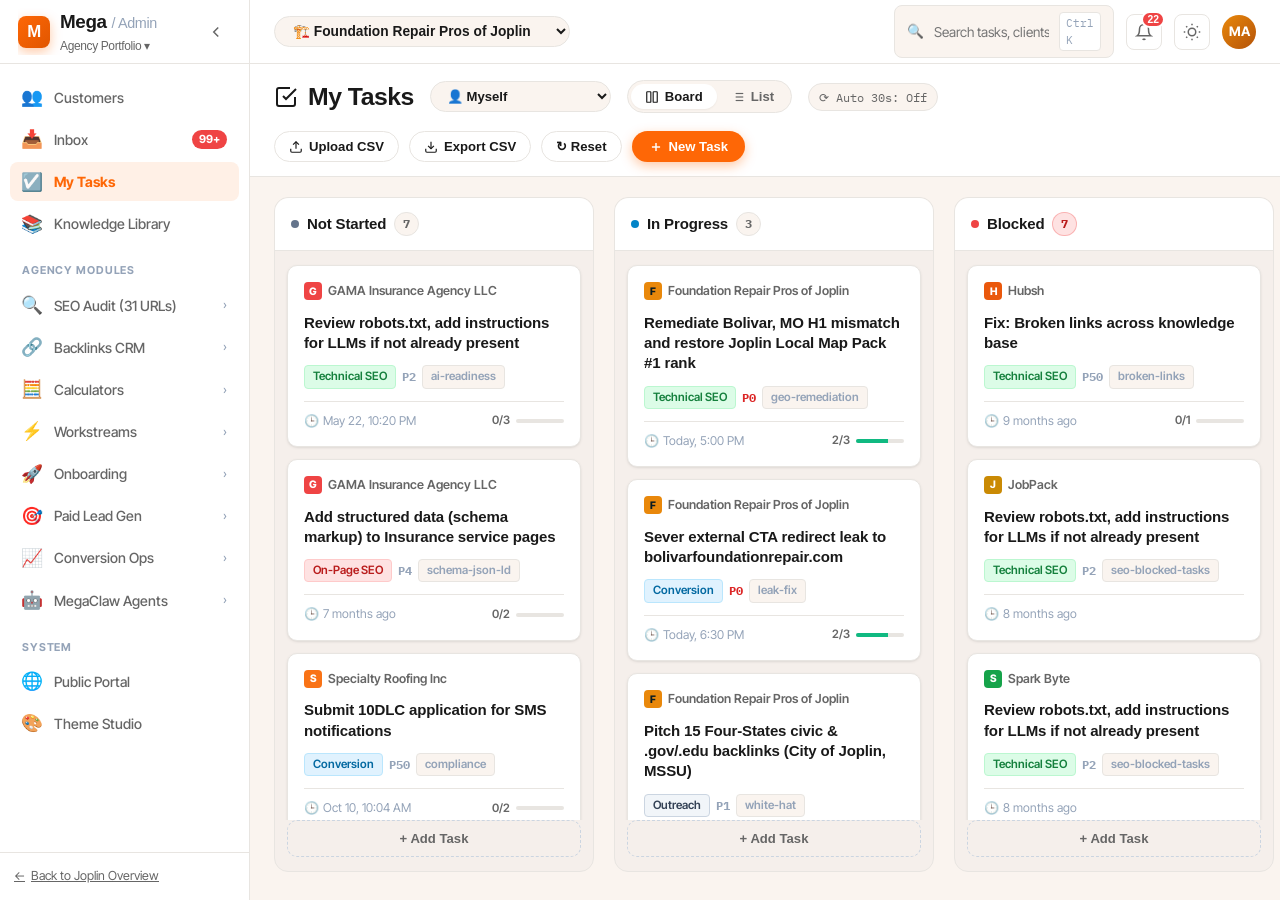
<file: tasks.html>
<!DOCTYPE html>
<html lang="en">
<head>
  <meta charset="UTF-8">
  <meta name="viewport" content="width=device-width, initial-scale=1.0">
  <title>Admin Task Dashboard | GoMega & ClickUp Hybrid Studio</title>
  <meta name="description" content="Multi-client admin task dashboard with GoMega board view, ClickUp checklists, interactive drag-and-drop Kanban, and real-time agency workflows.">
  <link rel="preconnect" href="https://fonts.googleapis.com">
  <link rel="preconnect" href="https://fonts.gstatic.com" crossorigin>
  <link rel="preconnect" href="https://api.fontshare.com">
  <link rel="stylesheet" href="https://api.fontshare.com/v2/css?f[]=clash-grotesk@300,400,500,600,700&display=swap">
  <link rel="stylesheet" href="https://fonts.googleapis.com/css2?family=IBM+Plex+Mono:wght@400;500;600&family=Inter+Tight:ital,wght@0,300..900;1,300..900&family=Manrope:wght@400;500;600;700;800&display=swap">
  <link rel="stylesheet" href="css/tasks.css">
  <link rel="icon" type="image/png" href="https://foundationrepairprosofjoplin.com/wp-content/uploads/2022/09/Foundation-Repair-Pros-of-Joplin-Logo-1-150x143.png">
</head>
<body>

  <div class="app-container">
    <!-- LEFT NAVIGATION SIDEBAR (GOMEGA STYLE) -->
    <aside class="sidebar" id="appSidebar">
      <div class="sidebar-header">
        <a href="index.html" class="brand-wrapper" title="Go to Joplin Portal">
          <div class="brand-logo-icon">M</div>
          <div>
            <div>Mega <span style="font-weight:400; color:var(--text-dim); font-size:0.9rem;">/ Admin</span></div>
            <div class="brand-client-tag">Agency Portfolio ▾</div>
          </div>
        </a>
        <button class="sidebar-toggle-btn" id="sidebarToggleBtn" aria-label="Toggle sidebar width">
          <svg width="18" height="18" viewBox="0 0 24 24" fill="none" stroke="currentColor" stroke-width="2"><path d="M15 18l-6-6 6-6"/></svg>
        </button>
      </div>

      <nav class="sidebar-nav">
        <a href="#" class="sidebar-item">
          <div class="sidebar-item-left">
            <span class="sidebar-item-icon">👥</span>
            <span class="sidebar-item-label">Customers</span>
          </div>
        </a>

        <a href="#" class="sidebar-item">
          <div class="sidebar-item-left">
            <span class="sidebar-item-icon">📥</span>
            <span class="sidebar-item-label">Inbox</span>
          </div>
          <span class="sidebar-badge">99+</span>
        </a>

        <a href="tasks.html" class="sidebar-item active">
          <div class="sidebar-item-left">
            <span class="sidebar-item-icon">☑️</span>
            <span class="sidebar-item-label">My Tasks</span>
          </div>
        </a>

        <a href="#" class="sidebar-item">
          <div class="sidebar-item-left">
            <span class="sidebar-item-icon">📚</span>
            <span class="sidebar-item-label">Knowledge Library</span>
          </div>
        </a>

        <div class="sidebar-group-title">Agency Modules</div>

        <a href="audit.html" class="sidebar-item">
          <div class="sidebar-item-left">
            <span class="sidebar-item-icon">🔍</span>
            <span class="sidebar-item-label">SEO Audit (31 URLs)</span>
          </div>
          <span class="sidebar-item-arrow" style="font-size:0.75rem; color:var(--text-dim);">›</span>
        </a>

        <a href="backlinks.html" class="sidebar-item">
          <div class="sidebar-item-left">
            <span class="sidebar-item-icon">🔗</span>
            <span class="sidebar-item-label">Backlinks CRM</span>
          </div>
          <span class="sidebar-item-arrow" style="font-size:0.75rem; color:var(--text-dim);">›</span>
        </a>

        <a href="calculators.html" class="sidebar-item">
          <div class="sidebar-item-left">
            <span class="sidebar-item-icon">🧮</span>
            <span class="sidebar-item-label">Calculators</span>
          </div>
          <span class="sidebar-item-arrow" style="font-size:0.75rem; color:var(--text-dim);">›</span>
        </a>

        <a href="#" class="sidebar-item">
          <div class="sidebar-item-left">
            <span class="sidebar-item-icon">⚡</span>
            <span class="sidebar-item-label">Workstreams</span>
          </div>
          <span class="sidebar-item-arrow" style="font-size:0.75rem; color:var(--text-dim);">›</span>
        </a>

        <a href="#" class="sidebar-item">
          <div class="sidebar-item-left">
            <span class="sidebar-item-icon">🚀</span>
            <span class="sidebar-item-label">Onboarding</span>
          </div>
          <span class="sidebar-item-arrow" style="font-size:0.75rem; color:var(--text-dim);">›</span>
        </a>

        <a href="#" class="sidebar-item">
          <div class="sidebar-item-left">
            <span class="sidebar-item-icon">🎯</span>
            <span class="sidebar-item-label">Paid Lead Gen</span>
          </div>
          <span class="sidebar-item-arrow" style="font-size:0.75rem; color:var(--text-dim);">›</span>
        </a>

        <a href="#" class="sidebar-item">
          <div class="sidebar-item-left">
            <span class="sidebar-item-icon">📈</span>
            <span class="sidebar-item-label">Conversion Ops</span>
          </div>
          <span class="sidebar-item-arrow" style="font-size:0.75rem; color:var(--text-dim);">›</span>
        </a>

        <a href="#" class="sidebar-item">
          <div class="sidebar-item-left">
            <span class="sidebar-item-icon">🤖</span>
            <span class="sidebar-item-label">MegaClaw Agents</span>
          </div>
          <span class="sidebar-item-arrow" style="font-size:0.75rem; color:var(--text-dim);">›</span>
        </a>

        <div class="sidebar-group-title">System</div>

        <a href="index.html" class="sidebar-item">
          <div class="sidebar-item-left">
            <span class="sidebar-item-icon">🌐</span>
            <span class="sidebar-item-label">Public Portal</span>
          </div>
        </a>

        <a href="theme-studio.html" class="sidebar-item">
          <div class="sidebar-item-left">
            <span class="sidebar-item-icon">🎨</span>
            <span class="sidebar-item-label">Theme Studio</span>
          </div>
        </a>
      </nav>

      <div class="sidebar-footer">
        <a href="index.html" style="font-size:0.78rem; color:var(--text-muted); display:flex; align-items:center; gap:6px;">
          <span>←</span> Back to Joplin Overview
        </a>
      </div>
    </aside>

    <!-- MAIN APPLICATION STAGE -->
    <main class="main-stage">
      <!-- TOPBAR -->
      <header class="topbar">
        <div class="topbar-left">
          <select id="customerFilterSelect" class="customer-selector" aria-label="Filter tasks by customer">
            <option value="all">🏢 All Customers (Portfolio)</option>
            <option value="Foundation Repair Pros of Joplin" selected>🏗️ Foundation Repair Pros of Joplin</option>
            <option value="Bay Management Group">🏢 Bay Management Group</option>
            <option value="GAMA Insurance Agency LLC">🛡️ GAMA Insurance Agency LLC</option>
            <option value="Specialty Roofing Inc">🏠 Specialty Roofing Inc</option>
            <option value="Hardscape.com">🧱 Hardscape.com</option>
            <option value="The Charles Chateau">🏰 The Charles Chateau</option>
            <option value="Infinite Wellness">🌿 Infinite Wellness</option>
            <option value="LevelWorks Construct & Renovate">🔨 LevelWorks Construct & Renovate</option>
            <option value="Approach Tours">✈️ Approach Tours</option>
            <option value="Harmony 783">👟 Harmony 783</option>
          </select>
        </div>

        <div class="topbar-right">
          <!-- Search box with Ctrl+K indicator -->
          <div class="search-box">
            <span>🔍</span>
            <input type="text" id="taskSearchInput" placeholder="Search tasks, clients, tags...">
            <span class="kbd-shortcut">Ctrl K</span>
          </div>

          <!-- Notification bell -->
          <button class="icon-action-btn" title="22 Unread Notifications">
            <svg width="18" height="18" viewBox="0 0 24 24" fill="none" stroke="currentColor" stroke-width="2"><path d="M18 8A6 6 0 0 0 6 8c0 7-3 9-3 9h18s-3-2-3-9"/><path d="M13.73 21a2 2 0 0 1-3.46 0"/></svg>
            <span class="notification-dot">22</span>
          </button>

          <!-- Light/Dark Mode Toggle -->
          <button class="icon-action-btn" id="themeToggleBtn" title="Toggle Light / Petroleum Blueprint Dark">
            <svg width="18" height="18" viewBox="0 0 24 24" fill="none" stroke="currentColor" stroke-width="2"><circle cx="12" cy="12" r="5"/><path d="M12 1v2M12 21v2M4.22 4.22l1.42 1.42M18.36 18.36l1.42 1.42M1 12h2M21 12h2M4.22 19.78l1.42-1.42M18.36 5.64l1.42-1.42"/></svg>
          </button>

          <!-- User Profile Avatar -->
          <div class="user-avatar" title="Signed in as Master Admin">
            MA
          </div>
        </div>
      </header>

      <!-- SUBHEADER / TOOLBAR -->
      <section class="task-toolbar">
        <div class="task-toolbar-left">
          <h1 class="task-page-title">
            <svg width="24" height="24" viewBox="0 0 24 24" fill="none" stroke="currentColor" stroke-width="2"><polyline points="9 11 12 14 22 4"/><path d="M21 12v7a2 2 0 0 1-2 2H5a2 2 0 0 1-2-2V5a2 2 0 0 1 2-2h11"/></svg>
            My Tasks
          </h1>

          <select id="assigneeFilterSelect" class="toolbar-pill" aria-label="Filter by assignee">
            <option value="myself" selected>👤 Myself</option>
            <option value="all">👥 All Team Members</option>
          </select>

          <!-- View Switcher (Board vs List) -->
          <div class="view-mode-switcher">
            <button class="view-btn active" id="btnBoardView">
              <svg width="14" height="14" viewBox="0 0 24 24" fill="none" stroke="currentColor" stroke-width="2"><rect x="3" y="3" width="7" height="18" rx="1"/><rect x="14" y="3" width="7" height="18" rx="1"/></svg>
              Board
            </button>
            <button class="view-btn" id="btnListView">
              <svg width="14" height="14" viewBox="0 0 24 24" fill="none" stroke="currentColor" stroke-width="2"><line x1="8" y1="6" x2="21" y2="6"/><line x1="8" y1="12" x2="21" y2="12"/><line x1="8" y1="18" x2="21" y2="18"/><line x1="3" y1="6" x2="3.01" y2="6"/><line x1="3" y1="12" x2="3.01" y2="12"/><line x1="3" y1="18" x2="3.01" y2="18"/></svg>
              List
            </button>
          </div>

          <button id="autoRefreshBtn" class="auto-refresh-pill" title="Toggle 30-second live polling">
            ⟳ Auto 30s: Off
          </button>
        </div>

        <div class="task-toolbar-right">
          <button class="btn-secondary-tool" id="btnUploadCsv" title="Import tasks from CSV file">
            <svg width="14" height="14" viewBox="0 0 24 24" fill="none" stroke="currentColor" stroke-width="2"><path d="M21 15v4a2 2 0 0 1-2 2H5a2 2 0 0 1-2-2v-4"/><polyline points="17 8 12 3 7 8"/><line x1="12" y1="3" x2="12" y2="15"/></svg>
            Upload CSV
          </button>
          <input type="file" id="csvFileInput" accept=".csv" style="display:none;">

          <button class="btn-secondary-tool" id="btnExportCsv" title="Export tasks to CSV spreadsheet">
            <svg width="14" height="14" viewBox="0 0 24 24" fill="none" stroke="currentColor" stroke-width="2"><path d="M21 15v4a2 2 0 0 1-2 2H5a2 2 0 0 1-2-2v-4"/><polyline points="7 10 12 15 17 10"/><line x1="12" y1="15" x2="12" y2="3"/></svg>
            Export CSV
          </button>

          <button class="btn-secondary-tool" id="btnResetDefaults" title="Restore default dataset">
            ↻ Reset
          </button>

          <button class="btn-primary-action" id="btnNewTask">
            <svg width="14" height="14" viewBox="0 0 24 24" fill="none" stroke="currentColor" stroke-width="2.5"><line x1="12" y1="5" x2="12" y2="19"/><line x1="5" y1="12" x2="19" y2="12"/></svg>
            New Task
          </button>
        </div>
      </section>

      <!-- KANBAN BOARD CONTAINER (6 GOMEGA + CLICKUP COLUMNS) -->
      <section class="board-container" id="kanbanBoardView">
        <!-- 1. Not Started -->
        <div class="kanban-column col-not-started" data-status="not-started">
          <div class="column-header">
            <div class="column-header-title">
              <span class="col-indicator"></span>
              <span>Not Started</span>
              <span class="column-counter" id="count-not-started">0</span>
            </div>
          </div>
          <div class="column-cards" id="cards-not-started"></div>
          <button class="col-add-task-btn" onclick="openNewTaskModal('not-started')">+ Add Task</button>
        </div>

        <!-- 2. In Progress -->
        <div class="kanban-column col-in-progress" data-status="in-progress">
          <div class="column-header">
            <div class="column-header-title">
              <span class="col-indicator"></span>
              <span>In Progress</span>
              <span class="column-counter" id="count-in-progress">0</span>
            </div>
          </div>
          <div class="column-cards" id="cards-in-progress"></div>
          <button class="col-add-task-btn" onclick="openNewTaskModal('in-progress')">+ Add Task</button>
        </div>

        <!-- 3. Blocked -->
        <div class="kanban-column col-blocked" data-status="blocked">
          <div class="column-header">
            <div class="column-header-title">
              <span class="col-indicator"></span>
              <span>Blocked</span>
              <span class="column-counter badge-danger" id="count-blocked">0</span>
            </div>
          </div>
          <div class="column-cards" id="cards-blocked"></div>
          <button class="col-add-task-btn" onclick="openNewTaskModal('blocked')">+ Add Task</button>
        </div>

        <!-- 4. Failed -->
        <div class="kanban-column col-failed" data-status="failed">
          <div class="column-header">
            <div class="column-header-title">
              <span class="col-indicator"></span>
              <span>Failed</span>
              <span class="column-counter" id="count-failed">0</span>
            </div>
          </div>
          <div class="column-cards" id="cards-failed"></div>
          <button class="col-add-task-btn" onclick="openNewTaskModal('failed')">+ Add Task</button>
        </div>

        <!-- 5. Needs Review -->
        <div class="kanban-column col-needs-review" data-status="needs-review">
          <div class="column-header">
            <div class="column-header-title">
              <span class="col-indicator"></span>
              <span>Needs Review</span>
              <span class="column-counter badge-warning" id="count-needs-review">0</span>
            </div>
          </div>
          <div class="column-cards" id="cards-needs-review"></div>
          <button class="col-add-task-btn" onclick="openNewTaskModal('needs-review')">+ Add Task</button>
        </div>

        <!-- 6. Completed -->
        <div class="kanban-column col-completed" data-status="completed">
          <div class="column-header">
            <div class="column-header-title">
              <span class="col-indicator"></span>
              <span>Completed</span>
              <span class="column-counter badge-success" id="count-completed">0</span>
            </div>
          </div>
          <div class="column-cards" id="cards-completed"></div>
          <button class="col-add-task-btn" onclick="openNewTaskModal('completed')">+ Add Task</button>
        </div>
      </section>

      <!-- LIST VIEW CONTAINER (CLICKUP TABLE SYSTEM) -->
      <section class="list-view-container" id="taskListView">
        <table class="task-table">
          <thead>
            <tr>
              <th style="width:40px; text-align:center;">✓</th>
              <th style="width:85px;">Task ID</th>
              <th>Task Title</th>
              <th>Client / Account</th>
              <th>Status</th>
              <th>Priority</th>
              <th>Due Date</th>
            </tr>
          </thead>
          <tbody id="taskListTbody"></tbody>
        </table>
      </section>
    </main>
  </div>

  <!-- TASK DETAIL MODAL (CLICKUP STYLE INSPECTOR) -->
  <div class="modal-overlay" id="taskDetailModal" role="dialog" aria-modal="true" aria-labelledby="detailTaskTitle">
    <div class="modal-window">
      <div class="modal-header">
        <div>
          <span style="font-size:0.75rem; text-transform:uppercase; color:var(--text-muted); font-weight:700;">Task Inspector</span>
          <h3 id="detailTaskTitle" style="margin:4px 0 0; font-size:1.25rem; color:var(--text-main);">Task Title</h3>
          <span id="detailTaskClient" style="font-size:0.82rem; color:var(--primary); font-weight:600;">Client Name</span>
        </div>
        <button data-close-modal style="background:transparent; border:none; font-size:1.4rem; cursor:pointer; color:var(--text-muted);">&times;</button>
      </div>

      <div class="modal-body">
        <div style="display:grid; grid-template-columns: 1fr 1fr; gap:16px;">
          <div>
            <label style="display:block; font-size:0.78rem; font-weight:700; text-transform:uppercase; color:var(--text-muted); margin-bottom:6px;">Stage Status</label>
            <select id="detailTaskStatus" style="width:100%; padding:9px 12px; border-radius:8px; border:1px solid var(--border-subtle); background:var(--bg-app); color:var(--text-main); font-weight:600;">
              <option value="not-started">Not Started</option>
              <option value="in-progress">In Progress</option>
              <option value="blocked">Blocked</option>
              <option value="failed">Failed</option>
              <option value="needs-review">Needs Review</option>
              <option value="completed">Completed</option>
            </select>
          </div>

          <div>
            <label style="display:block; font-size:0.78rem; font-weight:700; text-transform:uppercase; color:var(--text-muted); margin-bottom:6px;">Priority Level</label>
            <select id="detailTaskPriority" style="width:100%; padding:9px 12px; border-radius:8px; border:1px solid var(--border-subtle); background:var(--bg-app); color:var(--text-main); font-weight:600;">
              <option value="P0">P0 (Critical / Blocker)</option>
              <option value="P1">P1 (High Priority)</option>
              <option value="P2">P2 (Medium Priority)</option>
              <option value="P4">P4 (Normal)</option>
              <option value="P10">P10 (Low Priority)</option>
              <option value="P-10">P-10 (Scheduled Archive)</option>
            </select>
          </div>
        </div>

        <div>
          <label style="display:block; font-size:0.78rem; font-weight:700; text-transform:uppercase; color:var(--text-muted); margin-bottom:6px;">Description & Technical Scope</label>
          <textarea id="detailTaskDesc" rows="3" style="width:100%; padding:10px 14px; border-radius:8px; border:1px solid var(--border-subtle); background:var(--bg-app); color:var(--text-main); font-family:inherit; font-size:0.9rem;" placeholder="Add detailed notes or requirements..."></textarea>
        </div>

        <!-- ClickUp Style Subtasks / Checklist -->
        <div class="checklist-group">
          <div style="display:flex; justify-content:space-between; align-items:center; margin-bottom:12px;">
            <label style="font-size:0.82rem; font-weight:700; text-transform:uppercase; color:var(--text-muted);">Subtask Checklist</label>
            <span style="font-size:0.75rem; color:var(--text-dim);">Live ClickUp tracking</span>
          </div>

          <div id="detailChecklistContainer"></div>

          <div style="display:flex; gap:8px; margin-top:12px;">
            <input type="text" id="newChecklistInput" placeholder="Add a subtask..." style="flex:1; padding:7px 12px; border-radius:6px; border:1px solid var(--border-subtle); font-size:0.84rem; background:var(--bg-card); color:var(--text-main);">
            <button onclick="addChecklistItem()" style="padding:7px 14px; border-radius:6px; background:var(--primary); color:#ffffff; border:none; font-size:0.82rem; font-weight:700; cursor:pointer;">+ Add</button>
          </div>
        </div>
      </div>

      <div class="modal-footer">
        <button id="btnDeleteTask" style="background:transparent; border:1px solid var(--danger); color:var(--danger); padding:8px 16px; border-radius:8px; font-weight:700; cursor:pointer; font-size:0.82rem;">
          Delete Task
        </button>
        <button data-close-modal style="background:var(--primary); border:none; color:#ffffff; padding:8px 20px; border-radius:8px; font-weight:700; cursor:pointer; font-size:0.82rem;">
          Done
        </button>
      </div>
    </div>
  </div>

  <!-- CREATE NEW TASK MODAL -->
  <div class="modal-overlay" id="newTaskModal" role="dialog" aria-modal="true" aria-labelledby="newTaskModalTitle">
    <div class="modal-window" style="max-width:580px;">
      <div class="modal-header">
        <h3 id="newTaskModalTitle" style="margin:0; font-size:1.2rem; color:var(--text-main);">Create New Task</h3>
        <button data-close-modal style="background:transparent; border:none; font-size:1.4rem; cursor:pointer; color:var(--text-muted);">&times;</button>
      </div>

      <form id="newTaskForm">
        <div class="modal-body">
          <div>
            <label style="display:block; font-size:0.78rem; font-weight:700; text-transform:uppercase; color:var(--text-muted); margin-bottom:6px;">Task Title *</label>
            <input type="text" id="newTitle" required placeholder="e.g. Implement City of Joplin Local Schema JSON-LD" style="width:100%; padding:10px 14px; border-radius:8px; border:1px solid var(--border-subtle); background:var(--bg-app); color:var(--text-main); font-size:0.9rem;">
          </div>

          <div style="display:grid; grid-template-columns: 1fr 1fr; gap:14px;">
            <div>
              <label style="display:block; font-size:0.78rem; font-weight:700; text-transform:uppercase; color:var(--text-muted); margin-bottom:6px;">Client Account *</label>
              <select id="newClient" required style="width:100%; padding:9px 12px; border-radius:8px; border:1px solid var(--border-subtle); background:var(--bg-app); color:var(--text-main); font-size:0.85rem;">
                <option value="Foundation Repair Pros of Joplin" selected>Foundation Repair Pros of Joplin</option>
                <option value="Bay Management Group">Bay Management Group</option>
                <option value="GAMA Insurance Agency LLC">GAMA Insurance Agency LLC</option>
                <option value="Specialty Roofing Inc">Specialty Roofing Inc</option>
                <option value="Hardscape.com">Hardscape.com</option>
                <option value="The Charles Chateau">The Charles Chateau</option>
                <option value="Infinite Wellness">Infinite Wellness</option>
                <option value="LevelWorks Construct & Renovate">LevelWorks Construct & Renovate</option>
              </select>
            </div>

            <div>
              <label style="display:block; font-size:0.78rem; font-weight:700; text-transform:uppercase; color:var(--text-muted); margin-bottom:6px;">Service Category</label>
              <select id="newCategory" style="width:100%; padding:9px 12px; border-radius:8px; border:1px solid var(--border-subtle); background:var(--bg-app); color:var(--text-main); font-size:0.85rem;">
                <option value="Technical SEO">Technical SEO</option>
                <option value="On-Page SEO">On-Page SEO</option>
                <option value="Conversion">Conversion</option>
                <option value="Engineering">Engineering</option>
                <option value="Outreach">Outreach</option>
                <option value="Content">Content</option>
              </select>
            </div>
          </div>

          <div style="display:grid; grid-template-columns: 1fr 1fr 1fr; gap:14px;">
            <div>
              <label style="display:block; font-size:0.78rem; font-weight:700; text-transform:uppercase; color:var(--text-muted); margin-bottom:6px;">Initial Column</label>
              <select id="newStatus" style="width:100%; padding:9px 12px; border-radius:8px; border:1px solid var(--border-subtle); background:var(--bg-app); color:var(--text-main); font-size:0.85rem;">
                <option value="not-started">Not Started</option>
                <option value="in-progress">In Progress</option>
                <option value="blocked">Blocked</option>
                <option value="needs-review">Needs Review</option>
                <option value="completed">Completed</option>
              </select>
            </div>

            <div>
              <label style="display:block; font-size:0.78rem; font-weight:700; text-transform:uppercase; color:var(--text-muted); margin-bottom:6px;">Priority</label>
              <select id="newPriority" style="width:100%; padding:9px 12px; border-radius:8px; border:1px solid var(--border-subtle); background:var(--bg-app); color:var(--text-main); font-size:0.85rem;">
                <option value="P0">P0 (Critical)</option>
                <option value="P1" selected>P1 (High)</option>
                <option value="P2">P2 (Medium)</option>
                <option value="P4">P4 (Normal)</option>
                <option value="P10">P10 (Low)</option>
              </select>
            </div>

            <div>
              <label style="display:block; font-size:0.78rem; font-weight:700; text-transform:uppercase; color:var(--text-muted); margin-bottom:6px;">Due Date</label>
              <input type="text" id="newDueDate" placeholder="e.g. Tomorrow" style="width:100%; padding:9px 12px; border-radius:8px; border:1px solid var(--border-subtle); background:var(--bg-app); color:var(--text-main); font-size:0.85rem;">
            </div>
          </div>

          <div>
            <label style="display:block; font-size:0.78rem; font-weight:700; text-transform:uppercase; color:var(--text-muted); margin-bottom:6px;">Technical Notes / Scope</label>
            <textarea id="newDescription" rows="2" placeholder="Brief technical context..." style="width:100%; padding:10px 14px; border-radius:8px; border:1px solid var(--border-subtle); background:var(--bg-app); color:var(--text-main); font-size:0.88rem; font-family:inherit;"></textarea>
          </div>
        </div>

        <div class="modal-footer">
          <button type="button" data-close-modal style="background:transparent; border:1px solid var(--border-strong); padding:8px 16px; border-radius:8px; font-weight:600; cursor:pointer;">
            Cancel
          </button>
          <button type="submit" style="background:var(--primary); color:#ffffff; border:none; padding:8px 22px; border-radius:8px; font-weight:700; cursor:pointer;">
            Create Task
          </button>
        </div>
      </form>
    </div>
  </div>

  <script src="js/tasks.js"></script>
</body>
</html>
</file>
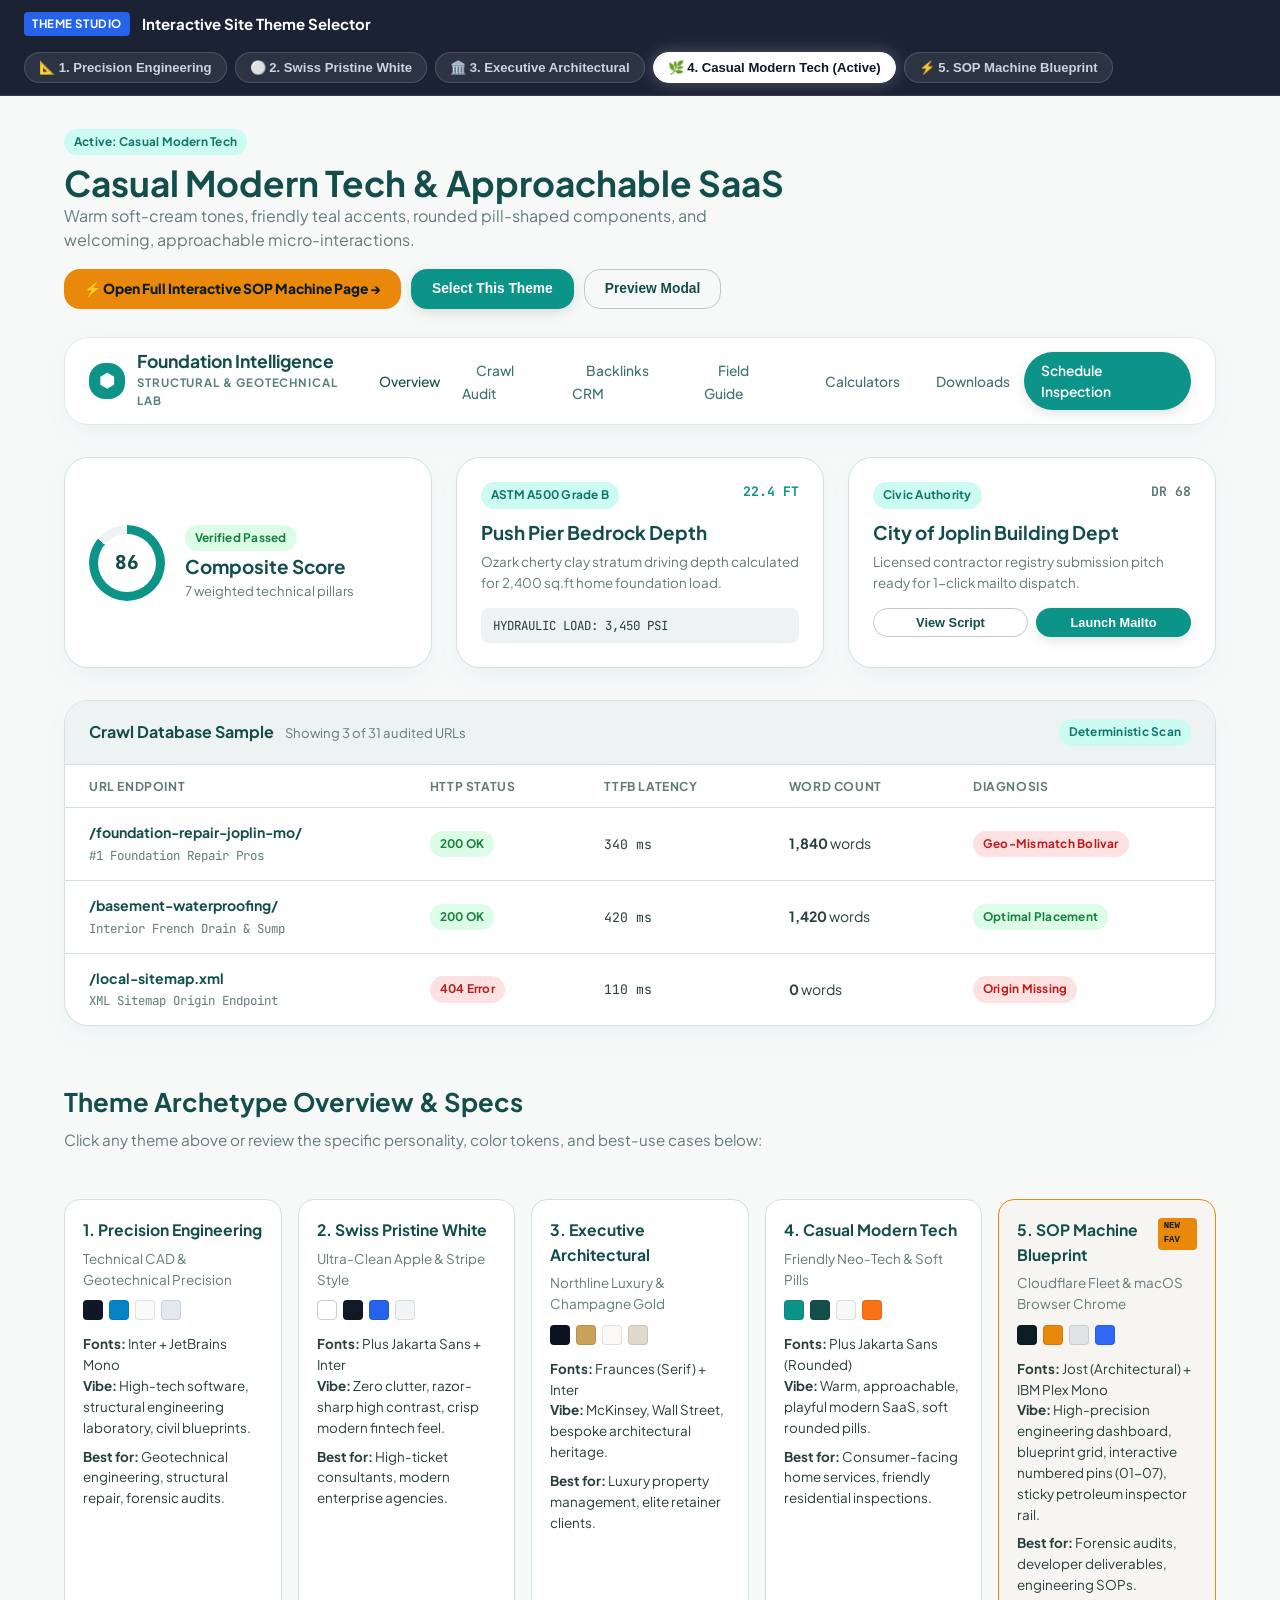
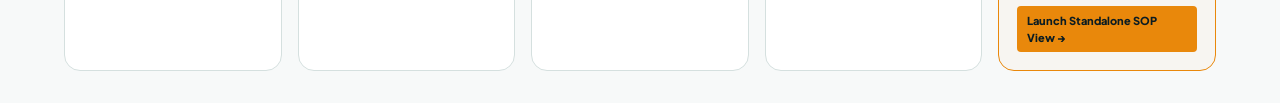
<file: theme-studio.html>
<!DOCTYPE html>
<html lang="en">
<head>
  <meta charset="UTF-8">
  <meta name="viewport" content="width=device-width, initial-scale=1.0">
  <title>Theme Studio & Design System Selector | Client Intelligence Suite</title>
  <link rel="preconnect" href="https://fonts.googleapis.com">
  <link rel="preconnect" href="https://fonts.gstatic.com" crossorigin>
  <link rel="stylesheet" href="https://fonts.googleapis.com/css2?family=Fraunces:ital,opsz,wght@0,9..144,400;0,9..144,600;1,9..144,400&family=IBM+Plex+Mono:wght@400;500;600&family=Inter:wght@400;500;600;700;800&family=JetBrains+Mono:wght@400;500;700&family=Jost:wght@400;500;600;700;800;900&family=Plus+Jakarta+Sans:wght@400;500;600;700;800&display=swap">
  
  <style>
    /* ==========================================================================
       DYNAMIC THEME TOKENS
       ========================================================================== */
    :root {
      /* Default: Theme 1 - Precision Engineering */
      --th-bg: #f8fafc;
      --th-surface: #ffffff;
      --th-surface-alt: #f1f5f9;
      --th-ink: #0f172a;
      --th-text: #334155;
      --th-muted: #64748b;
      --th-primary: #0284c7;
      --th-primary-hover: #0369a1;
      --th-primary-text: #ffffff;
      --th-accent: #2563eb;
      --th-border: #e2e8f0;
      --th-border-strong: #cbd5e1;
      --th-badge-bg: #e0f2fe;
      --th-badge-text: #0369a1;
      --th-font-heading: 'Inter', sans-serif;
      --th-font-body: 'Inter', sans-serif;
      --th-font-mono: 'JetBrains Mono', monospace;
      --th-radius-sm: 4px;
      --th-radius: 8px;
      --th-radius-lg: 12px;
      --th-radius-pill: 9999px;
      --th-shadow: 0 4px 12px -2px rgba(15, 23, 42, 0.06), 0 2px 6px -1px rgba(15, 23, 42, 0.04);
      --th-header-bg: #0f172a;
      --th-header-text: #ffffff;
      --th-header-line: #1e293b;
      --th-tag: "Precision Engineering";
    }

    /* THEME 2: Swiss Pristine White */
    [data-theme="white"] {
      --th-bg: #ffffff;
      --th-surface: #ffffff;
      --th-surface-alt: #f9fafb;
      --th-ink: #000000;
      --th-text: #374151;
      --th-muted: #6b7280;
      --th-primary: #111827;
      --th-primary-hover: #000000;
      --th-primary-text: #ffffff;
      --th-accent: #2563eb;
      --th-border: #e5e7eb;
      --th-border-strong: #d1d5db;
      --th-badge-bg: #f3f4f6;
      --th-badge-text: #1f2937;
      --th-font-heading: 'Plus Jakarta Sans', sans-serif;
      --th-font-body: 'Inter', sans-serif;
      --th-font-mono: 'JetBrains Mono', monospace;
      --th-radius-sm: 6px;
      --th-radius: 12px;
      --th-radius-lg: 16px;
      --th-radius-pill: 9999px;
      --th-shadow: 0 8px 30px rgba(0, 0, 0, 0.04), 0 1px 3px rgba(0, 0, 0, 0.02);
      --th-header-bg: #ffffff;
      --th-header-text: #111827;
      --th-header-line: #e5e7eb;
      --th-tag: "Swiss Pristine White";
    }

    /* THEME 3: Executive Architectural (Northline Luxury) */
    [data-theme="executive"] {
      --th-bg: #fbf9f5;
      --th-surface: #ffffff;
      --th-surface-alt: #f5f0e6;
      --th-ink: #0b1220;
      --th-text: #2d3748;
      --th-muted: #718096;
      --th-primary: #c9a35b;
      --th-primary-hover: #b58f47;
      --th-primary-text: #0b1220;
      --th-accent: #1e3a8a;
      --th-border: #e2d9cc;
      --th-border-strong: #c8bead;
      --th-badge-bg: rgba(201, 163, 91, 0.15);
      --th-badge-text: #8c6d2d;
      --th-font-heading: 'Fraunces', serif;
      --th-font-body: 'Inter', sans-serif;
      --th-font-mono: 'JetBrains Mono', monospace;
      --th-radius-sm: 6px;
      --th-radius: 14px;
      --th-radius-lg: 20px;
      --th-radius-pill: 9999px;
      --th-shadow: 0 12px 36px -4px rgba(11, 18, 32, 0.08);
      --th-header-bg: #0b1220;
      --th-header-text: #ffffff;
      --th-header-line: rgba(255, 255, 255, 0.12);
      --th-tag: "Executive Architectural";
    }

    /* THEME 4: Casual Modern Tech */
    [data-theme="casual"] {
      --th-bg: #f7f9f9;
      --th-surface: #ffffff;
      --th-surface-alt: #edf2f2;
      --th-ink: #134e4a;
      --th-text: #283e3c;
      --th-muted: #627b79;
      --th-primary: #0d9488;
      --th-primary-hover: #0f766e;
      --th-primary-text: #ffffff;
      --th-accent: #f97316;
      --th-border: #d5e0df;
      --th-border-strong: #bccac9;
      --th-badge-bg: #ccfbf1;
      --th-badge-text: #0f766e;
      --th-font-heading: 'Plus Jakarta Sans', sans-serif;
      --th-font-body: 'Plus Jakarta Sans', sans-serif;
      --th-font-mono: 'JetBrains Mono', monospace;
      --th-radius-sm: 8px;
      --th-radius: 16px;
      --th-radius-lg: 24px;
      --th-radius-pill: 9999px;
      --th-shadow: 0 10px 25px -5px rgba(13, 148, 136, 0.08);
      --th-header-bg: #ffffff;
      --th-header-text: #134e4a;
      --th-header-line: #e2e8e8;
      --th-tag: "Casual Modern Tech";
    }

    /* THEME 5: SOP Machine Blueprint (Michael-215 Cloudflare Dev Style) */
    [data-theme="sop-machine"] {
      --th-bg: #dfe4e5;
      --th-surface: #ffffff;
      --th-surface-alt: #f3f5f6;
      --th-ink: #0b1c22;
      --th-text: #1b1b1b;
      --th-muted: #5b6a70;
      --th-primary: #e9880b; /* Safety amber */
      --th-primary-hover: #d27907;
      --th-primary-text: #0b1c22;
      --th-accent: #2f67f6; /* Engineering cobalt */
      --th-border: rgba(19, 43, 52, 0.2);
      --th-border-strong: rgba(19, 43, 52, 0.35);
      --th-badge-bg: #e8f3fb;
      --th-badge-text: #2271b1;
      --th-font-heading: 'Jost', sans-serif;
      --th-font-body: 'Jost', sans-serif;
      --th-font-mono: 'IBM Plex Mono', monospace;
      --th-radius-sm: 4px;
      --th-radius: 8px;
      --th-radius-lg: 14px;
      --th-radius-pill: 9999px;
      --th-shadow: 0 20px 55px rgba(12, 30, 36, 0.16);
      --th-header-bg: #0b1c22;
      --th-header-text: #ffffff;
      --th-header-line: rgba(255, 255, 255, 0.12);
      --th-tag: "SOP Machine Blueprint";
    }

    body[data-theme="sop-machine"] {
      background-color: #dfe4e5;
      background-image:
        linear-gradient(rgba(19, 43, 52, 0.035) 1px, transparent 1px),
        linear-gradient(90deg, rgba(19, 43, 52, 0.035) 1px, transparent 1px);
      background-size: 24px 24px;
    }

    /* ==========================================================================
       BASE STYLES
       ========================================================================== */
    * {
      box-sizing: border-box;
      margin: 0;
      padding: 0;
      transition: background 0.25s ease, border-color 0.25s ease, color 0.2s ease, box-shadow 0.25s ease;
    }

    body {
      background: var(--th-bg);
      color: var(--th-text);
      font-family: var(--th-font-body);
      line-height: 1.55;
      font-size: 15px;
      -webkit-font-smoothing: antialiased;
    }

    /* TOP THEME SWITCHER TOOLBAR */
    .studio-bar {
      position: sticky;
      top: 0;
      z-index: 10000;
      background: rgba(15, 23, 42, 0.95);
      backdrop-filter: blur(12px);
      border-bottom: 1px solid rgba(255, 255, 255, 0.1);
      padding: 12px 24px;
      display: flex;
      align-items: center;
      justify-content: space-between;
      gap: 16px;
      flex-wrap: wrap;
      color: #ffffff;
    }

    .studio-bar-left {
      display: flex;
      align-items: center;
      gap: 12px;
    }

    .studio-badge {
      background: #2563eb;
      color: #ffffff;
      font-size: 0.72rem;
      font-weight: 700;
      text-transform: uppercase;
      padding: 3px 8px;
      border-radius: 4px;
      letter-spacing: 0.05em;
    }

    .theme-buttons {
      display: flex;
      align-items: center;
      gap: 8px;
      flex-wrap: wrap;
    }

    .theme-btn {
      background: rgba(255, 255, 255, 0.08);
      color: #cbd5e1;
      border: 1px solid rgba(255, 255, 255, 0.15);
      padding: 7px 14px;
      border-radius: 9999px;
      font-size: 0.82rem;
      font-weight: 600;
      cursor: pointer;
      display: inline-flex;
      align-items: center;
      gap: 6px;
      transition: all 0.2s ease;
    }

    .theme-btn:hover {
      background: rgba(255, 255, 255, 0.16);
      color: #ffffff;
    }

    .theme-btn.active {
      background: #ffffff;
      color: #0f172a;
      border-color: #ffffff;
      box-shadow: 0 0 16px rgba(255, 255, 255, 0.25);
    }

    /* CONTAINER WRAPPER */
    .wrap {
      max-width: 1200px;
      margin: 0 auto;
      padding: 32px 24px;
    }

    /* LIVE PREVIEW HEADER */
    .site-nav {
      background: var(--th-header-bg);
      color: var(--th-header-text);
      border: 1px solid var(--th-header-line);
      border-radius: var(--th-radius-lg);
      padding: 14px 24px;
      display: flex;
      align-items: center;
      justify-content: space-between;
      margin-bottom: 32px;
      box-shadow: var(--th-shadow);
    }

    .brand {
      display: flex;
      align-items: center;
      gap: 12px;
      text-decoration: none;
      color: var(--th-header-text);
    }

    .brand-icon {
      width: 36px;
      height: 36px;
      background: var(--th-primary);
      color: var(--th-primary-text);
      border-radius: var(--th-radius);
      display: flex;
      align-items: center;
      justify-content: center;
      font-weight: 800;
      font-size: 1.1rem;
    }

    .brand-text h2 {
      font-family: var(--th-font-heading);
      font-size: 1.1rem;
      line-height: 1.1;
      margin: 0;
    }

    .brand-text span {
      font-size: 0.72rem;
      font-weight: 700;
      letter-spacing: 0.08em;
      text-transform: uppercase;
      opacity: 0.7;
      display: block;
      margin-top: 2px;
    }

    .nav-links {
      display: flex;
      align-items: center;
      gap: 8px;
      list-style: none;
    }

    .nav-links a {
      color: inherit;
      text-decoration: none;
      font-size: 0.86rem;
      font-weight: 500;
      padding: 6px 14px;
      border-radius: var(--th-radius-pill);
      opacity: 0.8;
      transition: all 0.2s;
    }

    .nav-links a:hover,
    .nav-links a.active {
      opacity: 1;
      background: rgba(0, 0, 0, 0.05);
    }

    [data-theme="engineering"] .nav-links a.active,
    :root:not([data-theme]) .nav-links a.active,
    [data-theme="executive"] .nav-links a.active {
      background: rgba(255, 255, 255, 0.12);
    }

    .btn {
      display: inline-flex;
      align-items: center;
      justify-content: center;
      gap: 8px;
      padding: 9px 20px;
      border-radius: var(--th-radius);
      font-size: 0.86rem;
      font-weight: 600;
      cursor: pointer;
      text-decoration: none;
      border: 1px solid transparent;
      transition: all 0.2s ease;
    }

    .btn-primary {
      background: var(--th-primary);
      color: var(--th-primary-text);
      box-shadow: 0 4px 14px -2px rgba(0, 0, 0, 0.15);
    }

    .btn-primary:hover {
      background: var(--th-primary-hover);
      transform: translateY(-1px);
    }

    .btn-outline {
      background: transparent;
      border-color: var(--th-border-strong);
      color: var(--th-ink);
    }

    .btn-outline:hover {
      background: var(--th-surface-alt);
    }

    /* GRID & CARDS */
    .grid-3 {
      display: grid;
      grid-template-columns: repeat(3, 1fr);
      gap: 24px;
      margin-bottom: 32px;
    }

    .grid-2 {
      display: grid;
      grid-template-columns: repeat(2, 1fr);
      gap: 24px;
      margin-bottom: 32px;
    }

    .card {
      background: var(--th-surface);
      border: 1px solid var(--th-border);
      border-radius: var(--th-radius-lg);
      padding: 24px;
      box-shadow: var(--th-shadow);
      position: relative;
    }

    .card-title {
      font-family: var(--th-font-heading);
      color: var(--th-ink);
      font-size: 1.18rem;
      font-weight: 700;
      margin-bottom: 8px;
      line-height: 1.25;
    }

    .badge {
      display: inline-flex;
      align-items: center;
      gap: 5px;
      padding: 4px 10px;
      border-radius: var(--th-radius-pill);
      font-size: 0.74rem;
      font-weight: 700;
      background: var(--th-badge-bg);
      color: var(--th-badge-text);
      letter-spacing: 0.02em;
    }

    .badge-danger {
      background: #fee2e2;
      color: #b91c1c;
    }

    .badge-success {
      background: #dcfce7;
      color: #15803d;
    }

    /* SCORE GAUGE COMPONENT */
    .gauge-card {
      display: flex;
      align-items: center;
      gap: 20px;
      background: var(--th-surface);
      border: 1px solid var(--th-border);
      border-radius: var(--th-radius-lg);
      padding: 24px;
      box-shadow: var(--th-shadow);
    }

    .score-circle {
      width: 76px;
      height: 76px;
      border-radius: 50%;
      background: conic-gradient(var(--th-primary) 0% 86%, var(--th-surface-alt) 86% 100%);
      display: flex;
      align-items: center;
      justify-content: center;
      position: relative;
      flex-shrink: 0;
    }

    .score-circle-inner {
      width: 58px;
      height: 58px;
      background: var(--th-surface);
      border-radius: 50%;
      display: flex;
      align-items: center;
      justify-content: center;
      font-family: var(--th-font-mono);
      font-weight: 800;
      font-size: 1.2rem;
      color: var(--th-ink);
    }

    /* DATA TABLE */
    .data-table-wrap {
      background: var(--th-surface);
      border: 1px solid var(--th-border);
      border-radius: var(--th-radius-lg);
      overflow: hidden;
      box-shadow: var(--th-shadow);
      margin-bottom: 32px;
    }

    .table-header {
      padding: 18px 24px;
      border-bottom: 1px solid var(--th-border);
      display: flex;
      align-items: center;
      justify-content: space-between;
      background: var(--th-surface-alt);
    }

    table {
      width: 100%;
      border-collapse: collapse;
      text-align: left;
      font-size: 0.88rem;
    }

    th {
      padding: 12px 24px;
      color: var(--th-muted);
      font-size: 0.76rem;
      text-transform: uppercase;
      font-weight: 700;
      letter-spacing: 0.05em;
      border-bottom: 1px solid var(--th-border);
    }

    td {
      padding: 14px 24px;
      border-bottom: 1px solid var(--th-border);
      color: var(--th-text);
    }

    tr:last-child td {
      border-bottom: none;
    }

    tr:hover td {
      background: var(--th-surface-alt);
    }

    .mono {
      font-family: var(--th-font-mono);
      font-size: 0.82rem;
    }

    /* THEME COMPARISON CARDS AT BOTTOM */
    .comparison-grid {
      display: grid;
      grid-template-columns: repeat(auto-fit, minmax(210px, 1fr));
      gap: 16px;
      margin-top: 48px;
    }

    .comparison-card {
      background: var(--th-surface);
      border: 1px solid var(--th-border);
      border-radius: var(--th-radius);
      padding: 18px;
      font-size: 0.84rem;
    }

    .comparison-card h4 {
      font-family: var(--th-font-heading);
      color: var(--th-ink);
      font-size: 0.98rem;
      margin-bottom: 6px;
    }

    .palette-swatches {
      display: flex;
      gap: 6px;
      margin: 10px 0 14px;
    }

    .swatch {
      width: 20px;
      height: 20px;
      border-radius: 4px;
      border: 1px solid rgba(0,0,0,0.1);
    }

    @media (max-width: 900px) {
      .grid-3, .grid-2, .comparison-grid {
        grid-template-columns: 1fr;
      }
      .nav-links {
        display: none;
      }
    }
  </style>
</head>
<body>

  <!-- TOP THEME SELECTOR BAR -->
  <header class="studio-bar">
    <div class="studio-bar-left">
      <span class="studio-badge">Theme Studio</span>
      <strong>Interactive Site Theme Selector</strong>
    </div>

    <div class="theme-buttons">
      <button class="theme-btn" onclick="switchTheme('engineering')">
        📐 1. Precision Engineering
      </button>
      <button class="theme-btn" onclick="switchTheme('white')">
        ⚪ 2. Swiss Pristine White
      </button>
      <button class="theme-btn" onclick="switchTheme('executive')">
        🏛️ 3. Executive Architectural
      </button>
      <button class="theme-btn active" onclick="switchTheme('casual')">
        🌿 4. Casual Modern Tech (Active)
      </button>
      <button class="theme-btn" onclick="switchTheme('sop-machine')">
        ⚡ 5. SOP Machine Blueprint
      </button>
    </div>
  </header>

  <main class="wrap">

    <!-- ACTIVE THEME HERO BANNER -->
    <div style="margin-bottom: 28px; display: flex; justify-content: space-between; align-items: flex-end; flex-wrap: wrap; gap: 16px;">
      <div>
        <span class="badge" id="activeThemeBadge" style="margin-bottom: 8px;">Active: Precision Engineering</span>
        <h1 style="font-family: var(--th-font-heading); color: var(--th-ink); font-size: 2.2rem; line-height: 1.15;" id="themeHeroTitle">
          Engineering & Technical Precision
        </h1>
        <p style="color: var(--th-muted); font-size: 1rem; max-width: 680px;" id="themeHeroDesc">
          Clean blueprint CAD architecture with precision monospace metrics, structured soil diagnostics, and high-trust engineering certification.
        </p>
      </div>

      <div style="display: flex; gap: 10px; flex-wrap: wrap;">
        <a href="sop-blueprint.html" class="btn btn-outline" style="background:#e9880b; color:#0b1c22; font-weight:800; border:none; text-decoration:none;">⚡ Open Full Interactive SOP Machine Page →</a>
        <button class="btn btn-primary" onclick="alert('Theme selected! This design can be set as the default for your projects.')">Select This Theme</button>
        <button class="btn btn-outline" onclick="openDemoModal()">Preview Modal</button>
      </div>
    </div>

    <!-- LIVE COMPONENT 1: SITE HEADER & NAVIGATION -->
    <nav class="site-nav">
      <a href="#" class="brand">
        <div class="brand-icon">⬢</div>
        <div class="brand-text">
          <h2>Foundation Intelligence</h2>
          <span>Structural & Geotechnical Lab</span>
        </div>
      </a>

      <ul class="nav-links">
        <li><a href="#" class="active">Overview</a></li>
        <li><a href="#">Crawl Audit</a></li>
        <li><a href="#">Backlinks CRM</a></li>
        <li><a href="#">Field Guide</a></li>
        <li><a href="#">Calculators</a></li>
        <li><a href="#">Downloads</a></li>
      </ul>

      <a href="#" class="btn btn-primary" style="padding: 7px 16px; border-radius: var(--th-radius-pill);">Schedule Inspection</a>
    </nav>

    <!-- LIVE COMPONENT 2: METRIC GAUGES & SCORECARDS -->
    <div class="grid-3">
      <!-- Card 1: Score -->
      <div class="gauge-card">
        <div class="score-circle">
          <div class="score-circle-inner">86</div>
        </div>
        <div>
          <span class="badge badge-success" style="margin-bottom: 4px;">Verified Passed</span>
          <h3 class="card-title" style="margin: 0;">Composite Score</h3>
          <p style="font-size: 0.82rem; color: var(--th-muted); margin-top: 2px;">7 weighted technical pillars</p>
        </div>
      </div>

      <!-- Card 2: Pier Depth Estimator -->
      <div class="card">
        <div style="display: flex; justify-content: space-between; align-items: flex-start; margin-bottom: 12px;">
          <span class="badge">ASTM A500 Grade B</span>
          <span class="mono" style="color: var(--th-primary); font-weight: 700;">22.4 FT</span>
        </div>
        <h3 class="card-title">Push Pier Bedrock Depth</h3>
        <p style="font-size: 0.84rem; color: var(--th-muted); margin-bottom: 14px;">
          Ozark cherty clay stratum driving depth calculated for 2,400 sq.ft home foundation load.
        </p>
        <div style="background: var(--th-surface-alt); padding: 8px 12px; border-radius: var(--th-radius-sm); font-size: 0.78rem; font-family: var(--th-font-mono);">
          HYDRAULIC LOAD: 3,450 PSI
        </div>
      </div>

      <!-- Card 3: Link CRM Action Card -->
      <div class="card">
        <div style="display: flex; justify-content: space-between; align-items: flex-start; margin-bottom: 12px;">
          <span class="badge">Civic Authority</span>
          <span class="mono" style="color: var(--th-muted); font-weight: 700;">DR 68</span>
        </div>
        <h3 class="card-title">City of Joplin Building Dept</h3>
        <p style="font-size: 0.84rem; color: var(--th-muted); margin-bottom: 14px;">
          Licensed contractor registry submission pitch ready for 1-click mailto dispatch.
        </p>
        <div style="display: flex; gap: 8px;">
          <button class="btn btn-outline" style="flex: 1; padding: 6px 10px; font-size: 0.8rem;">View Script</button>
          <button class="btn btn-primary" style="flex: 1; padding: 6px 10px; font-size: 0.8rem;">Launch Mailto</button>
        </div>
      </div>
    </div>

    <!-- LIVE COMPONENT 3: FORENSIC DATA TABLE -->
    <div class="data-table-wrap">
      <div class="table-header">
        <div>
          <strong style="color: var(--th-ink); font-size: 1rem;">Crawl Database Sample</strong>
          <span style="color: var(--th-muted); font-size: 0.82rem; margin-left: 8px;">Showing 3 of 31 audited URLs</span>
        </div>
        <span class="badge">Deterministic Scan</span>
      </div>
      <table>
        <thead>
          <tr>
            <th>URL Endpoint</th>
            <th>HTTP Status</th>
            <th>TTFB Latency</th>
            <th>Word Count</th>
            <th>Diagnosis</th>
          </tr>
        </thead>
        <tbody>
          <tr>
            <td>
              <strong style="color: var(--th-ink); display: block;">/foundation-repair-joplin-mo/</strong>
              <span class="mono" style="color: var(--th-muted); font-size: 0.78rem;">#1 Foundation Repair Pros</span>
            </td>
            <td><span class="badge badge-success">200 OK</span></td>
            <td><span class="mono">340 ms</span></td>
            <td><strong>1,840</strong> words</td>
            <td><span class="badge badge-danger">Geo-Mismatch Bolivar</span></td>
          </tr>
          <tr>
            <td>
              <strong style="color: var(--th-ink); display: block;">/basement-waterproofing/</strong>
              <span class="mono" style="color: var(--th-muted); font-size: 0.78rem;">Interior French Drain & Sump</span>
            </td>
            <td><span class="badge badge-success">200 OK</span></td>
            <td><span class="mono">420 ms</span></td>
            <td><strong>1,420</strong> words</td>
            <td><span class="badge badge-success">Optimal Placement</span></td>
          </tr>
          <tr>
            <td>
              <strong style="color: var(--th-ink); display: block;">/local-sitemap.xml</strong>
              <span class="mono" style="color: var(--th-muted); font-size: 0.78rem;">XML Sitemap Origin Endpoint</span>
            </td>
            <td><span class="badge badge-danger">404 Error</span></td>
            <td><span class="mono">110 ms</span></td>
            <td><strong>0</strong> words</td>
            <td><span class="badge badge-danger">Origin Missing</span></td>
          </tr>
        </tbody>
      </table>
    </div>

    <!-- SIDE-BY-SIDE ARCHETYPE BREAKDOWN -->
    <div style="margin-top: 56px;">
      <h2 style="font-family: var(--th-font-heading); color: var(--th-ink); font-size: 1.6rem; margin-bottom: 6px;">
        Theme Archetype Overview & Specs
      </h2>
      <p style="color: var(--th-muted); font-size: 0.95rem; margin-bottom: 24px;">
        Click any theme above or review the specific personality, color tokens, and best-use cases below:
      </p>

      <div class="comparison-grid">
        <!-- 1. Engineering -->
        <div class="comparison-card">
          <h4>1. Precision Engineering</h4>
          <p style="color: var(--th-muted); margin-bottom: 8px;">Technical CAD & Geotechnical Precision</p>
          <div class="palette-swatches">
            <div class="swatch" style="background: #0f172a;" title="Slate Navy"></div>
            <div class="swatch" style="background: #0284c7;" title="Cobalt CAD"></div>
            <div class="swatch" style="background: #f8fafc;" title="Pure Blueprint"></div>
            <div class="swatch" style="background: #e2e8f0;" title="Hairline Grid"></div>
          </div>
          <p><strong>Fonts:</strong> Inter + JetBrains Mono</p>
          <p><strong>Vibe:</strong> High-tech software, structural engineering laboratory, civil blueprints.</p>
          <p style="margin-top: 8px;"><strong>Best for:</strong> Geotechnical engineering, structural repair, forensic audits.</p>
        </div>

        <!-- 2. White -->
        <div class="comparison-card">
          <h4>2. Swiss Pristine White</h4>
          <p style="color: var(--th-muted); margin-bottom: 8px;">Ultra-Clean Apple & Stripe Style</p>
          <div class="palette-swatches">
            <div class="swatch" style="background: #ffffff; border:1px solid #ccc;" title="Stark White"></div>
            <div class="swatch" style="background: #111827;" title="Pitch Ink"></div>
            <div class="swatch" style="background: #2563eb;" title="Electric Sapphire"></div>
            <div class="swatch" style="background: #f3f4f6;" title="Light Gray"></div>
          </div>
          <p><strong>Fonts:</strong> Plus Jakarta Sans + Inter</p>
          <p><strong>Vibe:</strong> Zero clutter, razor-sharp high contrast, crisp modern fintech feel.</p>
          <p style="margin-top: 8px;"><strong>Best for:</strong> High-ticket consultants, modern enterprise agencies.</p>
        </div>

        <!-- 3. Executive -->
        <div class="comparison-card">
          <h4>3. Executive Architectural</h4>
          <p style="color: var(--th-muted); margin-bottom: 8px;">Northline Luxury & Champagne Gold</p>
          <div class="palette-swatches">
            <div class="swatch" style="background: #0b1220;" title="Obsidian Dark"></div>
            <div class="swatch" style="background: #c9a35b;" title="Champagne Gold"></div>
            <div class="swatch" style="background: #fbf9f5;" title="Warm Paper Linen"></div>
            <div class="swatch" style="background: #e2d9cc;" title="Warm Border"></div>
          </div>
          <p><strong>Fonts:</strong> Fraunces (Serif) + Inter</p>
          <p><strong>Vibe:</strong> McKinsey, Wall Street, bespoke architectural heritage.</p>
          <p style="margin-top: 8px;"><strong>Best for:</strong> Luxury property management, elite retainer clients.</p>
        </div>

        <!-- 4. Casual -->
        <div class="comparison-card">
          <h4>4. Casual Modern Tech</h4>
          <p style="color: var(--th-muted); margin-bottom: 8px;">Friendly Neo-Tech & Soft Pills</p>
          <div class="palette-swatches">
            <div class="swatch" style="background: #0d9488;" title="Teal"></div>
            <div class="swatch" style="background: #134e4a;" title="Forest Ink"></div>
            <div class="swatch" style="background: #f7f9f9;" title="Soft Mint Gray"></div>
            <div class="swatch" style="background: #f97316;" title="Warm Coral"></div>
          </div>
          <p><strong>Fonts:</strong> Plus Jakarta Sans (Rounded)</p>
          <p><strong>Vibe:</strong> Warm, approachable, playful modern SaaS, soft rounded pills.</p>
          <p style="margin-top: 8px;"><strong>Best for:</strong> Consumer-facing home services, friendly residential inspections.</p>
        </div>

        <!-- 5. SOP Machine Blueprint -->
        <div class="comparison-card" style="border: 1px solid #e9880b; background: rgba(233, 136, 11, 0.03);">
          <div style="display: flex; justify-content: space-between; align-items: flex-start;">
            <h4>5. SOP Machine Blueprint</h4>
            <span style="background: #e9880b; color: #0b1c22; font-size: 9px; font-weight: 900; padding: 2px 6px; border-radius: 4px; font-family: monospace;">NEW FAV</span>
          </div>
          <p style="color: var(--th-muted); margin-bottom: 8px;">Cloudflare Fleet & macOS Browser Chrome</p>
          <div class="palette-swatches">
            <div class="swatch" style="background: #0b1c22;" title="Petroleum Deep Navy"></div>
            <div class="swatch" style="background: #e9880b;" title="Safety Hazard Amber"></div>
            <div class="swatch" style="background: #dfe4e5;" title="Blueprint Grid Paper"></div>
            <div class="swatch" style="background: #2f67f6;" title="Engineering Cobalt"></div>
          </div>
          <p><strong>Fonts:</strong> Jost (Architectural) + IBM Plex Mono</p>
          <p><strong>Vibe:</strong> High-precision engineering dashboard, blueprint grid, interactive numbered pins (01-07), sticky petroleum inspector rail.</p>
          <p style="margin-top: 8px;"><strong>Best for:</strong> Forensic audits, developer deliverables, engineering SOPs.</p>
          <a href="sop-blueprint.html" style="display: inline-block; margin-top: 10px; font-size: 11px; font-weight: 800; color: #0b1c22; background: #e9880b; padding: 6px 10px; border-radius: 4px; text-decoration: none;">Launch Standalone SOP View →</a>
        </div>
      </div>
    </div>

  </main>

  <script>
    const themesData = {
      'engineering': {
        name: 'Precision Engineering',
        title: 'Engineering & Technical Precision',
        desc: 'Clean blueprint CAD architecture with precision monospace metrics, structured soil diagnostics, and high-trust engineering certification.'
      },
      'white': {
        name: 'Swiss Pristine White',
        title: 'Swiss Pristine White & Minimalist Light',
        desc: 'Stark white background with high-contrast obsidian typography, electric blue accents, razor-sharp hairline borders, and Stripe/Apple minimalism.'
      },
      'executive': {
        name: 'Executive Architectural',
        title: 'Executive Architectural & Heritage Luxury',
        desc: 'Refined editorial serif typography (Fraunces) paired with deep obsidian navy, champagne gold accents, and institutional prestige.'
      },
      'casual': {
        name: 'Casual Modern Tech',
        title: 'Casual Modern Tech & Approachable SaaS',
        desc: 'Warm soft-cream tones, friendly teal accents, rounded pill-shaped components, and welcoming, approachable micro-interactions.'
      },
      'sop-machine': {
        name: 'SOP Machine Blueprint',
        title: 'SOP Machine & Industrial Blueprint',
        desc: 'Inspired by CityThrive / Cloudflare Fleet SOP: cool blueprint grid canvas (#dfe4e5), deep petroleum navy (#0b1c22), safety amber accents (#e9880b), browser-frame window chrome, and monospaced technical inspector rails.'
      }
    };

    function switchTheme(themeKey) {
      document.body.removeAttribute('data-theme');
      if (themeKey !== 'engineering') {
        document.body.setAttribute('data-theme', themeKey);
      }

      document.querySelectorAll('.theme-btn').forEach(btn => {
        btn.classList.remove('active');
        if (btn.getAttribute('onclick')?.includes(themeKey)) {
          btn.classList.add('active');
        }
      });

      const d = themesData[themeKey];
      if (d) {
        document.getElementById('activeThemeBadge').textContent = 'Active: ' + d.name;
        document.getElementById('themeHeroTitle').textContent = d.title;
        document.getElementById('themeHeroDesc').textContent = d.desc;
      }
    }

    function openDemoModal() {
      alert('The Universal Modal System is active. Any chosen theme will automatically style all modals with its custom fonts, border-radius, and luxury backdrop blur.');
    }

    // Default to Casual Modern Tech
    switchTheme('casual');
  </script>
</body>
</html>
</file>
<file: css/main.css>
/* ==========================================================================
   Foundation Repair Pros of Joplin — Engineering & Property Intelligence Suite
   Kherk Roldan SEO Design System (Clash Grotesk + Inter Tight + Electric Orange)
   Direct Architecture from https://kherkroldanseo.com/
   ========================================================================== */

@import url('https://api.fontshare.com/v2/css?f[]=clash-grotesk@300,400,500,600,700&display=swap');
@import url('https://fonts.googleapis.com/css2?family=IBM+Plex+Mono:wght@400;500;600&family=Inter+Tight:ital,wght@0,300..900;1,300..900&family=Manrope:wght@400;500;600;700;800&display=swap');

:root {
  /* Kherk Roldan SEO Design System Tokens */
  --navy-deep: #141414;
  --ink: #191919;               /* Pitch Charcoal Black (#191919 from kherkroldanseo.com) */
  --ink-2: #111111;             /* Pure Deep Dark */
  --ink-3: #222222;             /* Surface Charcoal */
  --paper: #FAF4EF;             /* Warm Editorial Sand / Linen Canvas (#FAF4EF from kherkroldanseo.com) */
  --paper-2: #F5EFEB;           /* Crisp Sand Surface */
  --paper-card: #FFFFFF;        /* Pure White High-Contrast Card */
  --text: #191919;              /* Pitch Charcoal Ink (100% Legibility) */
  --muted: #666666;             /* Warm Medium Gray (#737373 / #666666) */
  --muted-light: #A3A3A3;       /* Subtext on Deep Dark */
  
  /* Signature Brand Accent: Kherk Roldan Electric Orange */
  --gold: #FE6706;              /* Electric Tangerine Orange (#FE6706 from kherkroldanseo.com) */
  --gold-2: #FF7B24;            /* Bright Orange Shimmer */
  --gold-tint: #FFF0E6;         /* Soft Peach Pill Tint (#FFF0E6 from kherkroldanseo.com) */
  --bmg-blue: #2563EB;          /* Engineering Cobalt */
  --bmg-navy: #191919;          /* Deep Dark */
  --teal: #0D9488;              /* Signal KV Teal */
  --green: #10B981;             /* Success Green */
  --amber: #FE6706;             /* Electric Orange Accent */
  --red: #DC2626;               /* Alert Red */
  
  /* Structural Hairlines */
  --line: rgba(255, 255, 255, 0.12);
  --line-strong: rgba(255, 255, 255, 0.22);
  --line-dark: #E8E5E1;         /* Kherk Roldan Crisp Border (#E8E5E1 from kherkroldanseo.com) */
  --line-dark-hover: #FE6706;
  
  /* Precision Radii & Elevation */
  --radius-sm: 8px;
  --radius: 14px;
  --radius-lg: 18px;
  --radius-pill: 9999px;
  --shadow: 0 20px 55px rgba(25, 25, 25, 0.10);
  --shadow-card: 0 2px 12px rgba(0, 0, 0, 0.04);
  --shadow-hover: 0 12px 30px rgba(254, 103, 6, 0.12), 0 4px 12px rgba(0, 0, 0, 0.06);
  
  /* Typography: Clash Grotesk & Inter Tight / Manrope */
  --serif: "Clash Grotesk", -apple-system, BlinkMacSystemFont, "Segoe UI", sans-serif;
  --heading: "Clash Grotesk", -apple-system, BlinkMacSystemFont, "Segoe UI", sans-serif;
  --sans: "Inter Tight", "Manrope", "Inter", -apple-system, BlinkMacSystemFont, "Segoe UI", Roboto, sans-serif;
  --mono: "IBM Plex Mono", ui-monospace, SFMono-Regular, Menlo, monospace;
  --max: 1280px;
}

*, *::before, *::after {
  box-sizing: border-box;
}

html {
  scroll-behavior: smooth;
  font-size: 16px;
  -webkit-text-size-adjust: 100%;
}

body {
  margin: 0;
  padding: 0;
  font-family: var(--sans);
  font-size: 15.5px;
  line-height: 1.6;
  color: var(--text);
  background-color: var(--paper);
  background-image:
    linear-gradient(rgba(232, 229, 225, 0.45) 1px, transparent 1px),
    linear-gradient(90deg, rgba(232, 229, 225, 0.45) 1px, transparent 1px);
  background-size: 32px 32px;
  -webkit-font-smoothing: antialiased;
  -moz-osx-font-smoothing: grayscale;
}

img, svg {
  max-width: 100%;
  display: block;
}

a {
  color: inherit;
  text-decoration: none;
  transition: all 0.2s ease;
}

h1, h2, h3, h4 {
  font-family: var(--serif);
  font-weight: 600;
  letter-spacing: -0.025em;
  line-height: 1.15;
  margin: 0 0 0.5em;
  color: var(--text);
}

h1 { font-size: clamp(2.4rem, 5.2vw, 4.2rem); }
h2 { font-size: clamp(1.9rem, 3.6vw, 2.8rem); }
h3 { font-size: 1.4rem; }
h4 { font-size: 1.15rem; }

p {
  margin: 0 0 1em;
}

.wrap {
  max-width: var(--max);
  margin: 0 auto;
  padding: 0 24px;
}

/* ==========================================================================
   TOP ANNOUNCEMENT BAR
   ========================================================================== */
.top-strip {
  background: #111111;
  color: #a3a3a3;
  font-family: var(--mono);
  font-size: 0.8rem;
  min-height: 40px;
  padding: 0 24px;
  display: flex;
  align-items: center;
  border-bottom: 1px solid rgba(255, 255, 255, 0.08);
}
.top-strip-inner {
  width: 100%;
  max-width: var(--max);
  margin: 0 auto;
  display: flex;
  justify-content: space-between;
  align-items: center;
  gap: 16px;
}
.top-strip-left {
  display: inline-flex;
  align-items: center;
  gap: 12px;
  line-height: 1;
}
.top-strip-badge {
  display: inline-flex;
  align-items: center;
  justify-content: center;
  background: rgba(233, 136, 11, 0.18);
  color: var(--gold);
  border: 1px solid rgba(233, 136, 11, 0.4);
  font-family: var(--mono);
  font-size: 0.68rem;
  font-weight: 700;
  height: 22px;
  padding: 0 9px;
  border-radius: 999px;
  text-transform: uppercase;
  letter-spacing: 0.6px;
  line-height: 1;
  white-space: nowrap;
}
.top-strip-right {
  display: inline-flex;
  align-items: center;
  gap: 20px;
  line-height: 1;
}
.top-strip-right a {
  display: inline-flex;
  align-items: center;
  gap: 5px;
  color: #cbd5e1;
  font-size: 0.8rem;
  font-weight: 500;
  line-height: 1;
  white-space: nowrap;
  transition: color 0.2s ease;
}
.top-strip-right a:hover {
  color: var(--gold);
}

/* ==========================================================================
   SITE HEADER & NAVIGATION
   ========================================================================== */
.site-header {
  background: rgba(20, 20, 20, 0.98);
  backdrop-filter: blur(14px);
  -webkit-backdrop-filter: blur(14px);
  border-bottom: 1px solid rgba(255, 255, 255, 0.08);
  position: sticky;
  top: 0;
  z-index: 1000;
  box-shadow: 0 4px 24px rgba(0, 0, 0, 0.35);
}
.nav {
  display: flex;
  align-items: center;
  justify-content: space-between;
  height: 72px;
  gap: 20px;
}
.logo {
  display: inline-flex;
  align-items: center;
  gap: 12px;
  color: #ffffff;
  text-decoration: none;
  flex-shrink: 0;
}
.logo svg {
  width: 34px;
  height: 34px;
  flex: none;
  display: block;
}
.logo svg rect {
  stroke: var(--gold-2) !important;
}
.logo svg path {
  stroke: var(--gold) !important;
}
.logo > div,
.logo .logo-text {
  display: flex;
  flex-direction: column;
  justify-content: center;
  line-height: 1.15;
}
.logo > div > span:first-child,
.logo .logo-title {
  font-family: var(--serif);
  font-size: 1.25rem;
  font-weight: 600;
  color: #ffffff;
  letter-spacing: -0.01em;
  display: block;
  line-height: 1.1;
}
.logo span.sub,
.logo .logo-sub {
  display: block;
  font-family: var(--sans);
  font-size: 0.64rem;
  font-weight: 700;
  color: var(--gold);
  letter-spacing: 0.85px;
  text-transform: uppercase;
  margin-top: 3px;
  line-height: 1;
}

.nav-links {
  display: flex;
  list-style: none;
  gap: 6px;
  margin: 0;
  padding: 0;
  align-items: center;
  flex-wrap: nowrap;
}
.nav-links li {
  display: inline-flex;
  align-items: center;
  margin: 0;
  padding: 0;
}
.nav-links a {
  display: inline-flex;
  align-items: center;
  justify-content: center;
  height: 38px;
  padding: 0 13px;
  color: #cbd5e1;
  font-size: 0.875rem;
  font-weight: 500;
  border-radius: 999px;
  border: 1px solid transparent;
  white-space: nowrap !important;
  line-height: 1;
  transition: all 0.2s ease;
  text-decoration: none;
}
.nav-links a:hover:not(.active):not(.btn) {
  color: #ffffff;
  background: rgba(255, 255, 255, 0.08);
}
.nav-links a.active:not(.btn) {
  color: var(--gold) !important;
  background: rgba(254, 103, 6, 0.14) !important;
  border: 1px solid rgba(254, 103, 6, 0.4) !important;
  font-weight: 600;
}

/* Nav CTA Button Specificity Override */
.nav-links .btn-gold,
.nav-links a.btn-gold,
.nav-links a.btn {
  background: var(--gold) !important;
  color: #ffffff !important;
  font-weight: 700 !important;
  font-size: 0.86rem !important;
  height: 38px !important;
  padding: 0 18px !important;
  border-radius: 999px !important;
  border: 1px solid rgba(255, 255, 255, 0.3) !important;
  box-shadow: 0 4px 16px -2px rgba(254, 103, 6, 0.45) !important;
  margin-left: 8px;
  white-space: nowrap !important;
  line-height: 1 !important;
  display: inline-flex !important;
  align-items: center !important;
  justify-content: center !important;
  text-decoration: none;
}
.nav-links .btn-gold:hover,
.nav-links a.btn-gold:hover,
.nav-links a.btn:hover {
  background: #e05600 !important;
  color: #ffffff !important;
  transform: translateY(-1px);
  box-shadow: 0 6px 20px -2px rgba(254, 103, 6, 0.65) !important;
}

/* Luxury Buttons */
.btn {
  display: inline-flex;
  align-items: center;
  justify-content: center;
  gap: 0.55em;
  padding: 0.78em 1.55em;
  border-radius: 999px;
  font-weight: 600;
  font-size: 0.92rem;
  text-decoration: none;
  border: 1px solid transparent;
  cursor: pointer;
  transition: transform 0.2s ease, background 0.2s ease, box-shadow 0.2s ease, color 0.2s ease, border-color 0.2s ease;
  line-height: 1;
  white-space: nowrap !important;
}
.btn:hover {
  transform: translateY(-2px);
}
.btn-gold {
  background: var(--gold);
  color: #ffffff !important;
  box-shadow: 0 6px 20px -4px rgba(254, 103, 6, 0.45);
  border-color: rgba(255,255,255,0.25);
  font-weight: 700;
}
.btn-gold:hover {
  background: #e05600;
  color: #ffffff !important;
  box-shadow: 0 10px 24px -4px rgba(254, 103, 6, 0.65);
}
.btn-ghost {
  border-color: rgba(255, 255, 255, 0.25);
  color: #ffffff !important;
  background: rgba(255, 255, 255, 0.05);
}
.btn-ghost:hover {
  background: rgba(255, 255, 255, 0.12);
  border-color: rgba(255, 255, 255, 0.45);
  color: #ffffff !important;
}
.btn-dark {
  background: var(--ink);
  color: #ffffff;
  border-color: var(--line-strong);
}
.btn-dark:hover {
  background: var(--ink-2);
  color: var(--gold-2);
}
.btn-outline-gold {
  border-color: var(--gold);
  color: var(--gold);
  background: transparent;
}
.btn-outline-gold:hover {
  background: rgba(233, 136, 11, 0.15);
  color: var(--gold-2);
}
.btn-sm {
  padding: 0.52em 1.15em;
  font-size: 0.82rem;
  line-height: 1;
}
.btn-lg {
  padding: 0.95em 2em;
  font-size: 1.02rem;
  line-height: 1;
}

.menu-btn {
  display: none;
  background: transparent;
  border: none;
  color: #ffffff;
  cursor: pointer;
  padding: 8px;
  line-height: 1;
}

/* ==========================================================================
   HERO SECTION (KHERK ROLDAN SEO CHARCOAL & VIBRANT ORANGE PALETTE)
   ========================================================================== */
.hero {
  background: radial-gradient(circle at 85% 20%, rgba(254, 103, 6, 0.16) 0%, transparent 60%), #141414;
  color: #ffffff;
  padding: 80px 0 90px;
  border-bottom: 1px solid rgba(255, 255, 255, 0.08);
  position: relative;
  overflow: hidden;
}
.hero-grid {
  display: grid;
  grid-template-columns: 1.15fr 0.85fr;
  gap: 60px;
  align-items: center;
}
.eyebrow {
  display: inline-flex;
  align-items: center;
  gap: 8px;
  font-size: 0.78rem;
  letter-spacing: 0.12em;
  text-transform: uppercase;
  font-weight: 800;
  color: var(--gold);
  background: rgba(254, 103, 6, 0.12);
  padding: 6px 14px;
  border-radius: 999px;
  border: 1px solid rgba(254, 103, 6, 0.35);
  font-family: var(--mono);
  margin-bottom: 22px;
}
.eyebrow .dot {
  width: 7px;
  height: 7px;
  border-radius: 50%;
  background: var(--gold);
  box-shadow: 0 0 8px var(--gold);
}
.hero h1 {
  color: #ffffff;
  margin-bottom: 20px;
}
.hero h1 em {
  font-style: normal;
  font-weight: 700;
  color: var(--gold);
}
.hero .lead {
  font-size: 1.15rem;
  color: #c5d3d6;
  line-height: 1.65;
}
.hero .lead {
  font-size: 1.15rem;
  color: var(--muted-light);
  line-height: 1.65;
  max-width: 580px;
  margin-bottom: 32px;
}
.hero-ctas {
  display: flex;
  flex-wrap: wrap;
  gap: 16px;
  margin-bottom: 38px;
}
.hero-proof {
  display: flex;
  flex-wrap: wrap;
  gap: 28px;
  padding-top: 28px;
  border-top: 1px solid var(--line);
  font-size: 0.82rem;
  color: var(--muted-light);
  text-transform: uppercase;
  letter-spacing: 0.06em;
}
.hero-proof div b {
  display: block;
  font-family: var(--serif);
  font-size: 1.85rem;
  font-weight: 500;
  color: #ffffff;
  line-height: 1;
  margin-bottom: 4px;
  letter-spacing: -0.02em;
}

/* The Signature Report Card */
.report {
  background: linear-gradient(180deg, rgba(255, 255, 255, 0.08) 0%, rgba(255, 255, 255, 0.03) 100%);
  border: 1px solid rgba(255, 255, 255, 0.14);
  border-radius: 22px;
  padding: 28px;
  box-shadow: var(--shadow);
  backdrop-filter: blur(12px);
  position: relative;
}
.report-top {
  display: flex;
  justify-content: space-between;
  align-items: center;
  margin-bottom: 20px;
  font-size: 0.82rem;
  color: var(--muted-light);
  text-transform: uppercase;
  letter-spacing: 0.06em;
}
.report-top .dot {
  display: inline-block;
  width: 8px;
  height: 8px;
  border-radius: 50%;
  background: var(--green);
  margin-right: 6px;
  box-shadow: 0 0 0 4px rgba(95, 211, 154, 0.15);
}
.gauge-row {
  display: flex;
  align-items: center;
  gap: 22px;
  padding-bottom: 20px;
  border-bottom: 1px solid var(--line);
}
.gauge {
  position: relative;
  width: 112px;
  height: 112px;
  flex: none;
}
.gauge svg {
  transform: rotate(-90deg);
}
.gauge .track {
  stroke: rgba(255, 255, 255, 0.1);
}
.gauge .fill {
  stroke: url(#goldGrad);
  stroke-linecap: round;
  stroke-dasharray: 302;
  stroke-dashoffset: calc(302 - 302 * var(--v, 86) / 100);
  transition: stroke-dashoffset 1.6s cubic-bezier(0.2, 0.8, 0.2, 1);
}
.gauge span {
  position: absolute;
  inset: 0;
  display: grid;
  place-items: center;
  font-family: var(--serif);
  font-size: 2.2rem;
  font-weight: 500;
  color: #ffffff;
}
.gauge-copy b {
  display: block;
  font-size: 1.15rem;
  font-weight: 600;
  color: #ffffff;
}
.gauge-copy small {
  display: block;
  font-size: 0.82rem;
  color: var(--muted-light);
  margin-top: 4px;
}

/* Category Bars */
.bars {
  list-style: none;
  margin: 18px 0 0;
  padding: 0;
  display: grid;
  gap: 12px;
}
.bars li {
  display: grid;
  grid-template-columns: 140px 1fr 34px;
  gap: 12px;
  align-items: center;
  font-size: 0.84rem;
  color: rgba(255, 255, 255, 0.85);
}
.bar {
  height: 7px;
  border-radius: 99px;
  background: rgba(255, 255, 255, 0.08);
  overflow: hidden;
}
.bar i {
  display: block;
  height: 100%;
  border-radius: inherit;
  width: var(--w);
  transition: width 1.4s cubic-bezier(0.2, 0.8, 0.2, 1);
}
.bars .n {
  text-align: right;
  font-variant-numeric: tabular-nums;
  font-weight: 600;
  color: #ffffff;
}

/* Flags */
.flags {
  display: grid;
  gap: 8px;
  margin-top: 20px;
}
.flag {
  display: flex;
  gap: 10px;
  align-items: center;
  font-size: 0.8125rem;
  padding: 8px 12px;
  border-radius: 10px;
  background: rgba(255, 255, 255, 0.05);
  color: rgba(255, 255, 255, 0.88);
}
.sev {
  font-size: 0.68rem;
  font-weight: 700;
  letter-spacing: 0.08em;
  text-transform: uppercase;
  padding: 3px 8px;
  border-radius: 6px;
  flex: none;
}
.sev.c { background: rgba(240, 114, 106, 0.18); color: var(--red); }
.sev.h { background: rgba(242, 180, 90, 0.18); color: var(--amber); }
.sev.m { background: rgba(79, 209, 197, 0.16); color: var(--teal); }

/* ==========================================================================
   PAGE SECTIONS & LUXURY CARDS
   ========================================================================== */
.section {
  padding: 90px 0;
}
.section-dark {
  background: var(--ink);
  color: #ffffff;
  border-top: 1px solid var(--line);
  border-bottom: 1px solid var(--line);
}
.section-dark h2, .section-dark h3 {
  color: #ffffff;
}
.section-header {
  margin-bottom: 46px;
}
.section-tag {
  display: inline-block;
  font-size: 0.76rem;
  letter-spacing: 0.12em;
  text-transform: uppercase;
  font-weight: 700;
  color: var(--gold);
  margin-bottom: 10px;
}
.section-desc {
  font-size: 1.05rem;
  color: var(--muted);
  max-width: 650px;
  margin-top: 6px;
}

/* Luxury Cards */
.grid-2 { display: grid; grid-template-columns: repeat(2, 1fr); gap: 28px; }
.grid-3 { display: grid; grid-template-columns: repeat(3, 1fr); gap: 26px; }
.grid-4 { display: grid; grid-template-columns: repeat(4, 1fr); gap: 22px; }

.card {
  background: var(--paper-card);
  border: 1px solid var(--line-dark);
  border-radius: var(--radius);
  padding: 34px;
  box-shadow: var(--shadow-card);
  transition: transform 0.25s ease, box-shadow 0.25s ease, border-color 0.25s ease;
  position: relative;
}
.card:hover {
  transform: translateY(-4px);
  box-shadow: var(--shadow-hover);
  border-color: var(--line-dark-hover);
}
.card-dark {
  background: var(--ink-2);
  border-color: var(--line);
  color: #ffffff;
}
.card-dark:hover {
  border-color: rgba(233, 136, 11, 0.4);
}
.card-dark h3, .card-dark h4 {
  color: #ffffff;
}

.card .ico {
  width: 48px;
  height: 48px;
  border-radius: 12px;
  display: grid;
  place-items: center;
  background: var(--ink);
  color: var(--gold-2);
  margin-bottom: 22px;
  box-shadow: 0 4px 12px rgba(11, 18, 32, 0.15);
}
.card-title {
  font-size: 1.3rem;
  margin-bottom: 12px;
}

/* 4-Step Architecture Steps */
.step-grid {
  display: grid;
  grid-template-columns: repeat(4, 1fr);
  border-top: 1px solid var(--line);
  border-bottom: 1px solid var(--line);
  margin: 30px 0;
}
.step {
  padding: 34px 28px;
  border-right: 1px solid var(--line);
}
.step:last-child {
  border-right: none;
}
.step-num {
  font-family: var(--serif);
  font-size: 2.6rem;
  color: var(--gold);
  line-height: 1;
  margin-bottom: 16px;
}
.step h3 {
  font-size: 1.25rem;
  margin-bottom: 8px;
  color: #ffffff;
}
.step p {
  font-size: 0.92rem;
  color: var(--muted-light);
  margin: 0;
}

/* Badges & Chips */
.badge {
  display: inline-flex;
  align-items: center;
  gap: 5px;
  font-size: 0.74rem;
  font-weight: 700;
  letter-spacing: 0.04em;
  text-transform: uppercase;
  padding: 3px 9px;
  border-radius: 6px;
}
.badge-pass {
  background: rgba(95, 211, 154, 0.15);
  color: #065f46;
  border: 1px solid rgba(95, 211, 154, 0.35);
}
.badge-warning {
  background: rgba(242, 180, 90, 0.15);
  color: #92400e;
  border: 1px solid rgba(242, 180, 90, 0.35);
}
.badge-danger {
  background: rgba(240, 114, 106, 0.15);
  color: #991b1b;
  border: 1px solid rgba(240, 114, 106, 0.35);
}
.badge-info {
  background: rgba(79, 209, 197, 0.15);
  color: #0e7490;
  border: 1px solid rgba(79, 209, 197, 0.35);
}
.dr-badge {
  background: var(--ink);
  color: #ffffff;
  padding: 4px 10px;
  border-radius: 8px;
  font-weight: 800;
  font-size: 0.8125rem;
  display: inline-flex;
  align-items: center;
  gap: 4px;
  border: 1px solid var(--line-strong);
}
.dr-badge span {
  color: var(--gold);
}

/* ==========================================================================
   DATA TABLE & REFINED CONTROLS
   ========================================================================== */
.filter-bar {
  background: var(--paper-card);
  border: 1px solid var(--line-dark);
  border-radius: var(--radius);
  padding: 20px;
  margin-bottom: 24px;
  display: flex;
  flex-wrap: wrap;
  gap: 12px;
  align-items: center;
  box-shadow: var(--shadow-card);
}
.search-input-wrap {
  position: relative;
  flex: 1;
  min-width: 260px;
}
.search-input {
  width: 100%;
  padding: 11px 16px 11px 40px;
  border: 1px solid var(--line-dark);
  border-radius: var(--radius-sm);
  font-size: 0.92rem;
  font-family: inherit;
  background: #ffffff;
  transition: all 0.2s ease;
}
.search-input:focus {
  outline: none;
  border-color: var(--gold);
  box-shadow: 0 0 0 3px rgba(233, 136, 11, 0.2);
}
.search-icon {
  position: absolute;
  left: 14px;
  top: 50%;
  transform: translateY(-50%);
  color: var(--muted);
  pointer-events: none;
}
.filter-select {
  padding: 11px 16px;
  border: 1px solid var(--line-dark);
  border-radius: var(--radius-sm);
  font-size: 0.88rem;
  font-family: inherit;
  background: #ffffff;
  color: var(--text);
  cursor: pointer;
  transition: all 0.2s ease;
}
.filter-select:focus {
  outline: none;
  border-color: var(--gold);
}

.tab-pills {
  display: flex;
  flex-wrap: wrap;
  gap: 10px;
  margin-bottom: 24px;
}
.tab-pill {
  padding: 9px 18px;
  border-radius: 999px;
  font-size: 0.88rem;
  font-weight: 600;
  border: 1px solid var(--line-dark);
  background: var(--paper-card);
  color: var(--muted);
  cursor: pointer;
  transition: all 0.2s ease;
}
.tab-pill:hover {
  border-color: var(--gold);
  color: var(--text);
}
.tab-pill.active {
  background: var(--ink);
  border-color: var(--ink);
  color: var(--gold-2);
}

.table-responsive {
  width: 100%;
  overflow-x: auto;
  border: 1px solid var(--line-dark);
  border-radius: var(--radius);
  background: #ffffff !important;
  box-shadow: var(--shadow-card);
}
table, table.data-table {
  width: 100%;
  border-collapse: collapse;
  font-size: 0.9rem;
  text-align: left;
  background: #ffffff !important;
  color: #191919 !important;
}
table th, table.data-table th {
  background: #f8f6f2 !important;
  color: #555555 !important;
  font-family: var(--heading);
  font-weight: 700;
  font-size: 0.8rem;
  letter-spacing: 0.04em;
  text-transform: uppercase;
  padding: 14px 18px;
  border-bottom: 1px solid var(--line-dark) !important;
  white-space: nowrap;
}
table td, table.data-table td {
  padding: 14px 18px;
  border-bottom: 1px solid #f0ece6 !important;
  vertical-align: middle;
  color: #191919 !important;
  background: #ffffff !important;
}
table tr:hover td, table.data-table tr:hover td {
  background: #fff8f3 !important;
}
table tr:last-child td, table.data-table tr:last-child td {
  border-bottom: none;
}
table td a {
  color: #191919 !important;
  font-weight: 600;
  text-decoration: none;
}
table td a:hover {
  color: var(--gold) !important;
  text-decoration: underline;
}
table td strong {
  color: #191919 !important;
}

/* ==========================================================================
   UNIVERSAL BULLETPROOF MODAL SYSTEM (.modal-overlay, .modal, .modal-window, .modal-dialog)
   Guarantees modals are NEVER displayed in-flow and render with luxury blur backdrops.
   ========================================================================== */
.modal-overlay,
.modal {
  position: fixed !important;
  inset: 0 !important;
  top: 0 !important;
  left: 0 !important;
  right: 0 !important;
  bottom: 0 !important;
  width: 100vw !important;
  height: 100vh !important;
  background: rgba(11, 18, 32, 0.82) !important;
  backdrop-filter: blur(8px) !important;
  -webkit-backdrop-filter: blur(8px) !important;
  z-index: 99999 !important;
  display: flex !important;
  align-items: center !important;
  justify-content: center !important;
  padding: 24px !important;
  box-sizing: border-box !important;
  opacity: 0 !important;
  visibility: hidden !important;
  pointer-events: none !important;
  transition: opacity 0.25s cubic-bezier(0.16, 1, 0.3, 1), visibility 0.25s cubic-bezier(0.16, 1, 0.3, 1) !important;
}

.modal-overlay.active,
.modal-overlay.show,
.modal.active,
.modal.show {
  opacity: 1 !important;
  visibility: visible !important;
  pointer-events: auto !important;
}

.modal-window,
.modal-dialog {
  background: #ffffff !important;
  border-radius: 20px !important;
  max-width: 740px !important;
  width: 100% !important;
  max-height: 90vh !important;
  display: flex !important;
  flex-direction: column !important;
  box-shadow: 0 30px 80px -20px rgba(0, 0, 0, 0.6), 0 0 0 1px rgba(255, 255, 255, 0.15) !important;
  transform: translateY(24px) scale(0.97) !important;
  transition: transform 0.28s cubic-bezier(0.16, 1, 0.3, 1) !important;
  overflow: hidden !important;
  border: 1px solid var(--line-dark) !important;
  position: relative !important;
  z-index: 100000 !important;
  margin: auto !important;
  box-sizing: border-box !important;
}

.modal-overlay.active .modal-window,
.modal-overlay.show .modal-window,
.modal.active .modal-dialog,
.modal.show .modal-dialog,
.modal.active .modal-window,
.modal-overlay.active .modal-dialog {
  transform: translateY(0) scale(1) !important;
}

.modal-header {
  padding: 22px 28px !important;
  background: #fbfbfa !important;
  border-bottom: 1px solid var(--line-dark) !important;
  display: flex !important;
  align-items: center !important;
  justify-content: space-between !important;
  flex-shrink: 0 !important;
}

.modal-title {
  font-family: var(--serif) !important;
  font-size: 1.35rem !important;
  font-weight: 600 !important;
  color: var(--ink) !important;
  margin: 0 !important;
  line-height: 1.25 !important;
  letter-spacing: -0.01em !important;
}

.modal-close {
  background: none !important;
  border: none !important;
  font-size: 1.65rem !important;
  cursor: pointer !important;
  color: var(--muted) !important;
  line-height: 1 !important;
  padding: 4px 8px !important;
  border-radius: 8px !important;
  transition: all 0.18s ease !important;
  display: inline-flex !important;
  align-items: center !important;
  justify-content: center !important;
}

.modal-close:hover {
  color: var(--ink) !important;
  background: rgba(0, 0, 0, 0.06) !important;
}

.modal-body {
  padding: 26px 28px !important;
  overflow-y: auto !important;
  font-size: 0.95rem !important;
  flex-grow: 1 !important;
  box-sizing: border-box !important;
  color: var(--text) !important;
  line-height: 1.6 !important;
}

.modal-body input.search-input,
.modal-body textarea.search-input,
.modal-body input[type="text"],
.modal-body input[type="email"],
.modal-body input[type="tel"],
.modal-body select,
.modal-body textarea {
  width: 100% !important;
  box-sizing: border-box !important;
  font-family: inherit !important;
  border-radius: 8px !important;
}

.modal-footer {
  padding: 18px 28px !important;
  background: #fbfbfa !important;
  border-top: 1px solid var(--line-dark) !important;
  display: flex !important;
  align-items: center !important;
  justify-content: flex-end !important;
  gap: 12px !important;
  flex-shrink: 0 !important;
  box-sizing: border-box !important;
}

@media (max-width: 640px) {
  .modal-overlay,
  .modal {
    padding: 12px !important;
  }
  .modal-window,
  .modal-dialog {
    max-height: 94vh !important;
    border-radius: 16px !important;
  }
  .modal-header {
    padding: 16px 20px !important;
  }
  .modal-body {
    padding: 20px !important;
  }
  .modal-footer {
    padding: 14px 20px !important;
  }
}

/* Toast */
.toast-msg {
  position: fixed;
  bottom: 28px;
  right: 28px;
  background: var(--ink);
  color: #ffffff;
  padding: 14px 22px;
  border-radius: 12px;
  font-size: 0.9rem;
  font-weight: 600;
  box-shadow: var(--shadow);
  z-index: 3000;
  display: flex;
  align-items: center;
  gap: 10px;
  transform: translateY(120px);
  opacity: 0;
  transition: all 0.25s ease;
  border-left: 4px solid var(--gold);
}
.toast-msg.show {
  transform: translateY(0);
  opacity: 1;
}

/* ==========================================================================
   FOOTER (OBSIDIAN & GOLD)
   ========================================================================== */
.site-footer {
  background: var(--ink);
  color: var(--muted-light);
  padding: 80px 0 36px;
  border-top: 1px solid var(--line);
}
.footer-grid {
  display: grid;
  grid-template-columns: 2fr 1fr 1fr 1.5fr;
  gap: 48px;
  margin-bottom: 50px;
}
.footer-brand h3 {
  color: #ffffff;
  font-size: 1.4rem;
  margin-bottom: 12px;
}
.footer-brand p {
  font-size: 0.95rem;
  line-height: 1.65;
}
.footer-col h4 {
  color: #ffffff;
  font-size: 0.95rem;
  font-family: var(--sans);
  font-weight: 700;
  margin-bottom: 18px;
  text-transform: uppercase;
  letter-spacing: 0.08em;
}
.footer-links {
  list-style: none;
  display: flex;
  flex-direction: column;
  gap: 12px;
  padding: 0;
  margin: 0;
}
.footer-links a {
  color: var(--muted-light);
  font-size: 0.9rem;
}
.footer-links a:hover {
  color: var(--gold-2);
  padding-left: 4px;
}
.branch-list {
  font-size: 0.84rem;
  line-height: 1.6;
  display: flex;
  flex-direction: column;
  gap: 12px;
}
.branch-item strong {
  color: #ffffff;
}
.footer-bottom {
  border-top: 1px solid var(--line);
  padding-top: 28px;
  display: flex;
  justify-content: space-between;
  align-items: center;
  flex-wrap: wrap;
  gap: 16px;
  font-size: 0.84rem;
  color: var(--muted);
}

/* Responsive */
@media (max-width: 1120px) {
  .nav-links {
    gap: 4px;
  }
  .nav-links a {
    padding: 0 10px;
    font-size: 0.84rem;
  }
  .nav-links .btn-gold,
  .nav-links a.btn-gold,
  .nav-links a.btn {
    padding: 0 14px !important;
    font-size: 0.82rem !important;
  }
}

@media (max-width: 1024px) {
  .hero-grid { grid-template-columns: 1fr; gap: 40px; }
  .step-grid { grid-template-columns: repeat(2, 1fr); }
  .grid-3 { grid-template-columns: repeat(2, 1fr); }
  .grid-4 { grid-template-columns: repeat(2, 1fr); }
  .footer-grid { grid-template-columns: repeat(2, 1fr); gap: 36px; }
}

@media (max-width: 960px) {
  .top-strip {
    padding: 8px 16px;
    height: auto;
    min-height: 38px;
  }
  .top-strip-inner {
    flex-direction: column;
    align-items: flex-start;
    gap: 8px;
  }
  .nav-links {
    display: none;
  }
  .nav-links.mobile-active {
    display: flex;
    flex-direction: column;
    position: absolute;
    top: 72px;
    left: 0;
    right: 0;
    background: var(--ink);
    padding: 20px 24px 28px;
    border-bottom: 1px solid var(--line);
    gap: 10px;
    box-shadow: 0 20px 40px rgba(0,0,0,0.5);
    z-index: 999;
  }
  .nav-links.mobile-active li {
    width: 100%;
  }
  .nav-links.mobile-active a {
    width: 100%;
    justify-content: flex-start;
    padding: 10px 16px;
    height: auto;
    font-size: 1rem;
  }
  .nav-links.mobile-active .btn-gold,
  .nav-links.mobile-active a.btn-gold,
  .nav-links.mobile-active a.btn {
    margin-left: 0;
    margin-top: 8px;
    justify-content: center;
    width: 100%;
    height: 44px !important;
    font-size: 0.95rem !important;
  }
  .menu-btn {
    display: flex;
    align-items: center;
    justify-content: center;
  }
}

@media (max-width: 768px) {
  .grid-2, .grid-3, .grid-4 { grid-template-columns: 1fr; }
  .step-grid { grid-template-columns: 1fr; }
  .step { border-right: none; border-bottom: 1px solid var(--line); }
  .footer-grid { grid-template-columns: 1fr; }
}
</file>
<file: css/tasks.css>
/* ==========================================================================
   Admin Task Dashboard CSS (GoMega + ClickUp / MeisterTask Design System)
   Dual-Engine: Enterprise Agency Kanban Board & Multi-Client Task Manager
   ========================================================================== */

@import url('https://api.fontshare.com/v2/css?f[]=clash-grotesk@300,400,500,600,700&display=swap');
@import url('https://fonts.googleapis.com/css2?family=IBM+Plex+Mono:wght@400;500;600&family=Inter+Tight:ital,wght@0,300..900;1,300..900&family=Manrope:wght@400;500;600;700;800&display=swap');

:root {
  /* Theme Tokens - Light Mode (Kherk Roldan SEO SaaS Palette) */
  --bg-app: #FAF4EF;
  --bg-sidebar: #ffffff;
  --bg-header: #ffffff;
  --bg-card: #ffffff;
  --bg-column: #F5EFEB;
  --bg-column-header: #ffffff;
  --border-subtle: #E8E5E1;
  --border-strong: #cbd5e1;
  
  --text-main: #191919;
  --text-muted: #666666;
  --text-dim: #94a3b8;
  
  --primary: #FE6706;           /* Kherk Roldan Electric Orange */
  --primary-hover: #E05600;
  --primary-light: #FFF0E6;
  
  --gold: #FE6706;              /* Electric Orange Accent */
  --bmg-blue: #2563eb;          /* Engineering cobalt */
  --danger: #ef4444;
  --danger-light: #fee2e2;
  --warning: #f59e0b;
  --warning-light: #fef3c7;
  --success: #10b981;
  --success-light: #d1fae5;
  --info: #0284c7;
  --info-light: #e0f2fe;

  --sidebar-width: 250px;
  --sidebar-collapsed-width: 72px;
  --topbar-height: 64px;
  --radius-sm: 8px;
  --radius-md: 10px;
  --radius-lg: 14px;
  --radius-pill: 9999px;
  
  --shadow-sm: 0 1px 2px 0 rgba(0, 0, 0, 0.05);
  --shadow-card: 0 1px 3px 0 rgba(0, 0, 0, 0.08), 0 1px 2px -1px rgba(0, 0, 0, 0.08);
  --shadow-hover: 0 8px 20px -4px rgba(254, 103, 6, 0.16), 0 4px 8px -2px rgba(15, 23, 42, 0.06);
  --shadow-modal: 0 25px 50px -12px rgba(0, 0, 0, 0.25);

  --font-heading: 'Clash Grotesk', -apple-system, BlinkMacSystemFont, "Segoe UI", sans-serif;
  --font-sans: 'Inter Tight', 'Manrope', 'Inter', -apple-system, BlinkMacSystemFont, "Segoe UI", Roboto, sans-serif;
  --font-mono: 'IBM Plex Mono', ui-monospace, Menlo, monospace;
}

/* Dark Mode Overrides (SOP Machine Blueprint Petroleum Navy) */
[data-theme="dark"] {
  --bg-app: #081a21;
  --bg-sidebar: #0b1c22;
  --bg-header: #0b1c22;
  --bg-card: #10262d;
  --bg-column: #0e2027;
  --bg-column-header: #132c35;
  --border-subtle: rgba(255, 255, 255, 0.08);
  --border-strong: rgba(255, 255, 255, 0.18);
  
  --text-main: #f1f5f9;
  --text-muted: #94a3b8;
  --text-dim: #64748b;
  
  --primary-light: rgba(99, 102, 241, 0.15);
  --danger-light: rgba(239, 68, 68, 0.18);
  --warning-light: rgba(245, 158, 11, 0.18);
  --success-light: rgba(16, 185, 129, 0.18);
  --info-light: rgba(2, 132, 199, 0.18);
  
  --shadow-card: 0 2px 8px rgba(0, 0, 0, 0.35);
  --shadow-hover: 0 10px 25px rgba(0, 0, 0, 0.5);
}

*, *::before, *::after {
  box-sizing: border-box;
}

body {
  margin: 0;
  padding: 0;
  font-family: var(--font-sans);
  background-color: var(--bg-app);
  color: var(--text-main);
  height: 100vh;
  overflow: hidden;
  display: flex;
  font-size: 14px;
  line-height: 1.5;
  -webkit-font-smoothing: antialiased;
}

/* ==========================================================================
   APP LAYOUT: SIDEBAR + MAIN AREA
   ========================================================================== */
.app-container {
  display: flex;
  width: 100vw;
  height: 100vh;
  overflow: hidden;
}

/* Left Sidebar (GoMega Style) */
.sidebar {
  width: var(--sidebar-width);
  background: var(--bg-sidebar);
  border-right: 1px solid var(--border-subtle);
  display: flex;
  flex-direction: column;
  flex-shrink: 0;
  transition: width 0.25s cubic-bezier(0.16, 1, 0.3, 1);
  z-index: 100;
  position: relative;
}

.sidebar.collapsed {
  width: var(--sidebar-collapsed-width);
}

.sidebar-header {
  height: var(--topbar-height);
  padding: 0 18px;
  display: flex;
  align-items: center;
  justify-content: space-between;
  border-bottom: 1px solid var(--border-subtle);
}

.brand-wrapper {
  display: flex;
  align-items: center;
  gap: 10px;
  font-family: var(--font-heading);
  font-weight: 800;
  font-size: 1.18rem;
  letter-spacing: -0.02em;
  color: var(--text-main);
  text-decoration: none;
  overflow: hidden;
  white-space: nowrap;
}

.brand-logo-icon {
  width: 32px;
  height: 32px;
  border-radius: 8px;
  background: linear-gradient(135deg, #FE6706 0%, #E05600 100%);
  color: #ffffff;
  display: flex;
  align-items: center;
  justify-content: center;
  font-weight: 800;
  font-size: 1.05rem;
  flex-shrink: 0;
  box-shadow: 0 4px 12px rgba(254, 103, 6, 0.35);
}

.brand-client-tag {
  font-size: 0.75rem;
  color: var(--text-muted);
  font-weight: 500;
  display: flex;
  align-items: center;
  gap: 4px;
}

.sidebar-toggle-btn {
  background: transparent;
  border: none;
  cursor: pointer;
  color: var(--text-muted);
  padding: 6px;
  border-radius: 6px;
  display: flex;
  align-items: center;
  justify-content: center;
  transition: all 0.15s ease;
}
.sidebar-toggle-btn:hover {
  background: var(--bg-app);
  color: var(--text-main);
}

/* Sidebar Navigation Items */
.sidebar-nav {
  flex: 1;
  overflow-y: auto;
  overflow-x: hidden;
  padding: 14px 10px;
  display: flex;
  flex-direction: column;
  gap: 3px;
}

.sidebar-group-title {
  font-size: 0.68rem;
  font-weight: 700;
  text-transform: uppercase;
  letter-spacing: 0.08em;
  color: var(--text-dim);
  padding: 10px 12px 4px;
  margin-top: 6px;
}

.sidebar-item {
  display: flex;
  align-items: center;
  justify-content: space-between;
  padding: 9px 12px;
  border-radius: var(--radius-sm);
  color: var(--text-muted);
  text-decoration: none;
  font-weight: 500;
  font-size: 0.88rem;
  transition: all 0.15s ease;
  white-space: nowrap;
  user-select: none;
}

.sidebar-item:hover {
  background: var(--bg-app);
  color: var(--text-main);
}

.sidebar-item.active {
  background: var(--primary-light);
  color: var(--primary);
  font-weight: 700;
}

.sidebar-item-left {
  display: flex;
  align-items: center;
  gap: 12px;
}

.sidebar-item-icon {
  width: 20px;
  height: 20px;
  display: flex;
  align-items: center;
  justify-content: center;
  flex-shrink: 0;
  font-size: 1.1rem;
}

.sidebar-badge {
  background: #ef4444;
  color: #ffffff;
  font-size: 0.7rem;
  font-weight: 700;
  padding: 1px 7px;
  border-radius: var(--radius-pill);
}

.sidebar.collapsed .sidebar-item-label,
.sidebar.collapsed .sidebar-group-title,
.sidebar.collapsed .sidebar-badge,
.sidebar.collapsed .brand-client-tag,
.sidebar.collapsed .sidebar-item-arrow {
  display: none !important;
}

.sidebar-footer {
  padding: 14px;
  border-top: 1px solid var(--border-subtle);
  display: flex;
  align-items: center;
  gap: 10px;
}

/* ==========================================================================
   MAIN CONTENT AREA
   ========================================================================== */
.main-stage {
  flex: 1;
  display: flex;
  flex-direction: column;
  height: 100vh;
  overflow: hidden;
  background: var(--bg-app);
}

/* Top Navigation Bar */
.topbar {
  height: var(--topbar-height);
  background: var(--bg-header);
  border-bottom: 1px solid var(--border-subtle);
  display: flex;
  align-items: center;
  justify-content: space-between;
  padding: 0 24px;
  flex-shrink: 0;
  z-index: 50;
}

.topbar-left {
  display: flex;
  align-items: center;
  gap: 16px;
}

.customer-selector {
  display: flex;
  align-items: center;
  gap: 8px;
  background: var(--bg-app);
  border: 1px solid var(--border-subtle);
  padding: 6px 14px;
  border-radius: var(--radius-pill);
  font-size: 0.86rem;
  font-weight: 600;
  color: var(--text-main);
  cursor: pointer;
  transition: all 0.2s ease;
}
.customer-selector:hover {
  border-color: var(--border-strong);
}

.topbar-right {
  display: flex;
  align-items: center;
  gap: 12px;
}

.search-box {
  display: flex;
  align-items: center;
  gap: 8px;
  background: var(--bg-app);
  border: 1px solid var(--border-subtle);
  border-radius: var(--radius-sm);
  padding: 6px 12px;
  font-size: 0.85rem;
  color: var(--text-muted);
  width: 220px;
  transition: all 0.2s ease;
}
.search-box:focus-within {
  width: 280px;
  border-color: var(--primary);
  box-shadow: 0 0 0 3px var(--primary-light);
}
.search-box input {
  border: none;
  background: transparent;
  outline: none;
  font-family: inherit;
  color: var(--text-main);
  font-size: 0.85rem;
  width: 100%;
}
.kbd-shortcut {
  font-size: 0.7rem;
  font-family: var(--font-mono);
  background: var(--bg-card);
  border: 1px solid var(--border-subtle);
  padding: 2px 6px;
  border-radius: 4px;
  color: var(--text-dim);
}

.icon-action-btn {
  width: 36px;
  height: 36px;
  border-radius: 8px;
  border: 1px solid var(--border-subtle);
  background: var(--bg-card);
  color: var(--text-muted);
  display: flex;
  align-items: center;
  justify-content: center;
  cursor: pointer;
  position: relative;
  transition: all 0.15s ease;
}
.icon-action-btn:hover {
  background: var(--bg-app);
  color: var(--text-main);
  border-color: var(--border-strong);
}
.notification-dot {
  position: absolute;
  top: -4px;
  right: -4px;
  background: #ef4444;
  color: #ffffff;
  font-size: 0.65rem;
  font-weight: 700;
  min-width: 17px;
  height: 17px;
  padding: 0 4px;
  border-radius: var(--radius-pill);
  display: flex;
  align-items: center;
  justify-content: center;
  border: 2px solid var(--bg-header);
}

.user-avatar {
  width: 34px;
  height: 34px;
  border-radius: var(--radius-pill);
  background: linear-gradient(135deg, #e9880b 0%, #b45309 100%);
  color: #ffffff;
  font-weight: 700;
  font-size: 0.82rem;
  display: flex;
  align-items: center;
  justify-content: center;
  cursor: pointer;
}

/* ==========================================================================
   TASK DASHBOARD SUBHEADER & CONTROLS TOOLBAR
   ========================================================================== */
.task-toolbar {
  background: var(--bg-card);
  border-bottom: 1px solid var(--border-subtle);
  padding: 14px 24px;
  display: flex;
  align-items: center;
  justify-content: space-between;
  flex-wrap: wrap;
  gap: 16px;
  flex-shrink: 0;
}

.task-toolbar-left {
  display: flex;
  align-items: center;
  gap: 16px;
}

.task-page-title {
  display: flex;
  align-items: center;
  gap: 10px;
  margin: 0;
  font-family: var(--font-heading);
  font-size: 1.55rem;
  letter-spacing: -0.02em;
  font-weight: 700;
  color: var(--text-main);
}

.toolbar-pill {
  display: inline-flex;
  align-items: center;
  gap: 6px;
  background: var(--bg-app);
  border: 1px solid var(--border-subtle);
  padding: 6px 12px;
  border-radius: var(--radius-pill);
  font-size: 0.82rem;
  font-weight: 600;
  color: var(--text-main);
  cursor: pointer;
  transition: all 0.15s ease;
}
.toolbar-pill:hover {
  border-color: var(--border-strong);
}

/* View Switcher (Board vs List) */
.view-mode-switcher {
  display: inline-flex;
  background: var(--bg-app);
  border: 1px solid var(--border-subtle);
  padding: 3px;
  border-radius: var(--radius-pill);
}

.view-btn {
  border: none;
  background: transparent;
  color: var(--text-muted);
  font-size: 0.82rem;
  font-weight: 600;
  padding: 5px 14px;
  border-radius: var(--radius-pill);
  cursor: pointer;
  display: inline-flex;
  align-items: center;
  gap: 6px;
  transition: all 0.15s ease;
}
.view-btn.active {
  background: var(--bg-card);
  color: var(--text-main);
  box-shadow: var(--shadow-sm);
  font-weight: 700;
}

.task-toolbar-right {
  display: flex;
  align-items: center;
  gap: 10px;
}

.btn-secondary-tool {
  background: var(--bg-card);
  border: 1px solid var(--border-subtle);
  color: var(--text-main);
  font-size: 0.82rem;
  font-weight: 600;
  padding: 7px 14px;
  border-radius: var(--radius-pill);
  cursor: pointer;
  display: inline-flex;
  align-items: center;
  gap: 6px;
  transition: all 0.15s ease;
}
.btn-secondary-tool:hover {
  background: var(--bg-app);
  border-color: var(--border-strong);
}

.btn-primary-action {
  background: var(--primary);
  border: 1px solid transparent;
  color: #ffffff;
  font-size: 0.82rem;
  font-weight: 700;
  padding: 7px 16px;
  border-radius: var(--radius-pill);
  cursor: pointer;
  display: inline-flex;
  align-items: center;
  gap: 6px;
  box-shadow: 0 4px 12px rgba(254, 103, 6, 0.35);
  transition: all 0.2s ease;
}
.btn-primary-action:hover {
  background: var(--primary-hover);
  transform: translateY(-1px);
  box-shadow: 0 6px 16px rgba(254, 103, 6, 0.45);
}

.auto-refresh-pill {
  font-size: 0.78rem;
  font-family: var(--font-mono);
  background: var(--bg-app);
  border: 1px solid var(--border-subtle);
  padding: 5px 10px;
  border-radius: var(--radius-pill);
  color: var(--text-muted);
  cursor: pointer;
}
.auto-refresh-pill.active {
  background: var(--success-light);
  color: #065f46;
  border-color: rgba(16, 185, 129, 0.3);
}

/* ==========================================================================
   KANBAN BOARD VIEW (6 COLUMNS)
   ========================================================================== */
.board-container {
  flex: 1;
  overflow-x: auto;
  overflow-y: hidden;
  padding: 20px 24px 28px;
  display: flex;
  gap: 20px;
}

.kanban-column {
  width: 320px;
  min-width: 320px;
  background: var(--bg-column);
  border: 1px solid var(--border-subtle);
  border-radius: var(--radius-lg);
  display: flex;
  flex-direction: column;
  max-height: 100%;
  transition: border-color 0.2s ease, background 0.2s ease;
}

.kanban-column.drag-over {
  border-color: var(--primary);
  background: var(--primary-light);
}

/* Vibrant ClickUp / MeisterTask Column Headers */
.column-header {
  padding: 14px 16px;
  display: flex;
  align-items: center;
  justify-content: space-between;
  border-bottom: 1px solid var(--border-subtle);
  background: var(--bg-column-header);
  border-top-left-radius: var(--radius-lg);
  border-top-right-radius: var(--radius-lg);
}

.column-header-title {
  font-family: var(--font-heading);
  display: flex;
  align-items: center;
  gap: 8px;
  font-weight: 700;
  font-size: 0.94rem;
  letter-spacing: -0.01em;
  color: var(--text-main);
}

.column-counter {
  font-size: 0.74rem;
  font-family: var(--font-mono);
  font-weight: 700;
  padding: 2px 8px;
  border-radius: var(--radius-pill);
  background: var(--bg-app);
  color: var(--text-muted);
  border: 1px solid var(--border-subtle);
}

/* Distinctive Header Indicators */
.col-indicator {
  width: 8px;
  height: 8px;
  border-radius: 50%;
}
.col-not-started .col-indicator { background: #64748b; }
.col-in-progress .col-indicator { background: #0284c7; }
.col-blocked .col-indicator { background: #ef4444; }
.col-failed .col-indicator { background: #b91c1c; }
.col-needs-review .col-indicator { background: #f59e0b; }
.col-completed .col-indicator { background: #10b981; }

.column-counter.badge-danger {
  background: var(--danger-light);
  color: #b91c1c;
  border-color: rgba(239, 68, 68, 0.3);
}
.column-counter.badge-warning {
  background: var(--warning-light);
  color: #b45309;
  border-color: rgba(245, 158, 11, 0.3);
}
.column-counter.badge-success {
  background: var(--success-light);
  color: #065f46;
  border-color: rgba(16, 185, 129, 0.3);
}

/* Card List inside Column */
.column-cards {
  flex: 1;
  overflow-y: auto;
  padding: 14px 12px;
  display: flex;
  flex-direction: column;
  gap: 12px;
}

/* Empty placeholder */
.column-empty-state {
  border: 2px dashed var(--border-strong);
  border-radius: var(--radius-md);
  padding: 32px 16px;
  text-align: center;
  color: var(--text-dim);
  font-size: 0.86rem;
  font-weight: 500;
}

/* Individual Task Card */
.task-card {
  background: var(--bg-card);
  border: 1px solid var(--border-subtle);
  border-radius: var(--radius-md);
  padding: 16px;
  box-shadow: var(--shadow-card);
  cursor: grab;
  transition: transform 0.2s cubic-bezier(0.16, 1, 0.3, 1), box-shadow 0.2s ease, border-color 0.2s ease;
  position: relative;
  user-select: none;
}

.task-card:hover {
  transform: translateY(-2px);
  box-shadow: var(--shadow-hover);
  border-color: var(--border-strong);
}

.task-card:active {
  cursor: grabbing;
}

.task-card.dragging {
  opacity: 0.4;
  transform: scale(0.96);
  border-style: dashed;
}

.task-card-title {
  font-family: var(--font-heading);
  font-size: 0.94rem;
  font-weight: 600;
  color: var(--text-main);
  line-height: 1.35;
  letter-spacing: -0.01em;
  margin-bottom: 12px;
  word-break: break-word;
}

/* Customer / Client Badge on Card */
.task-client-badge {
  display: flex;
  align-items: center;
  gap: 6px;
  font-size: 0.78rem;
  color: var(--text-muted);
  font-weight: 600;
  margin-bottom: 12px;
}

.client-icon {
  width: 18px;
  height: 18px;
  border-radius: 4px;
  display: flex;
  align-items: center;
  justify-content: center;
  font-size: 0.65rem;
  font-weight: 800;
  color: #ffffff;
  flex-shrink: 0;
}

/* Category & Priority Tag Badges */
.task-meta-row {
  display: flex;
  align-items: center;
  flex-wrap: wrap;
  gap: 6px;
  margin-bottom: 12px;
}

.tag-badge {
  font-size: 0.72rem;
  font-weight: 600;
  padding: 2px 8px;
  border-radius: 4px;
  border: 1px solid transparent;
  display: inline-flex;
  align-items: center;
  gap: 4px;
}

.tag-tech-seo { background: #dcfce7; color: #15803d; border-color: #bbf7d0; }
.tag-onpage-seo { background: #fee2e2; color: #b91c1c; border-color: #fecaca; }
.tag-conversion { background: #e0f2fe; color: #0369a1; border-color: #bae6fd; }
.tag-sitemap { background: #f3e8ff; color: #7e22ce; border-color: #e9d5ff; }
.tag-content { background: #ffedd5; color: #c2410c; border-color: #fed7aa; }
.tag-engineering { background: #f1f5f9; color: #334155; border-color: #cbd5e1; }

.priority-code {
  font-size: 0.72rem;
  font-family: var(--font-mono);
  font-weight: 700;
  color: var(--text-dim);
}

.priority-urgent {
  color: #dc2626;
  font-weight: 800;
}

/* Card Footer: Due Date, Info Icon */
.task-card-footer {
  display: flex;
  align-items: center;
  justify-content: space-between;
  border-top: 1px solid var(--border-subtle);
  padding-top: 10px;
  font-size: 0.76rem;
  color: var(--text-dim);
}

.task-date-info {
  display: flex;
  align-items: center;
  gap: 4px;
}

/* Quick Checklist Progress Bar (ClickUp Style) */
.checklist-progress {
  display: flex;
  align-items: center;
  gap: 6px;
  font-size: 0.72rem;
  font-weight: 600;
  color: var(--text-muted);
}
.checklist-bar-bg {
  width: 48px;
  height: 4px;
  background: var(--border-subtle);
  border-radius: 2px;
  overflow: hidden;
}
.checklist-bar-fill {
  height: 100%;
  background: var(--success);
}

/* Add Task Quick Button at Column Bottom */
.col-add-task-btn {
  background: transparent;
  border: 1px dashed var(--border-strong);
  color: var(--text-muted);
  font-size: 0.82rem;
  font-weight: 600;
  padding: 10px;
  border-radius: var(--radius-md);
  margin: 0 12px 14px;
  cursor: pointer;
  display: flex;
  align-items: center;
  justify-content: center;
  gap: 6px;
  transition: all 0.15s ease;
}
.col-add-task-btn:hover {
  background: var(--bg-card);
  color: var(--primary);
  border-color: var(--primary);
}

/* ==========================================================================
   LIST VIEW MODE (TABLE SYSTEM)
   ========================================================================== */
.list-view-container {
  flex: 1;
  overflow-y: auto;
  padding: 24px;
  display: none;
}

.list-view-container.active {
  display: block;
}

.board-container.hidden {
  display: none;
}

.task-table {
  width: 100%;
  border-collapse: collapse;
  background: var(--bg-card);
  border: 1px solid var(--border-subtle);
  border-radius: var(--radius-lg);
  overflow: hidden;
  box-shadow: var(--shadow-card);
  font-size: 0.88rem;
}

.task-table th {
  background: var(--bg-app);
  padding: 12px 16px;
  text-align: left;
  font-size: 0.76rem;
  font-weight: 700;
  text-transform: uppercase;
  letter-spacing: 0.05em;
  color: var(--text-muted);
  border-bottom: 1px solid var(--border-subtle);
}

.task-table td {
  padding: 14px 16px;
  border-bottom: 1px solid var(--border-subtle);
  color: var(--text-main);
  vertical-align: middle;
}

.task-table tr:hover td {
  background: var(--bg-app);
}

/* ==========================================================================
   TASK DETAILS MODAL (CLICKUP STYLE INSPECTOR)
   ========================================================================== */
.modal-overlay {
  position: fixed !important;
  inset: 0 !important;
  background: rgba(15, 23, 42, 0.6) !important;
  backdrop-filter: blur(8px) !important;
  z-index: 99999 !important;
  display: flex !important;
  align-items: center !important;
  justify-content: center !important;
  padding: 20px !important;
  opacity: 0;
  visibility: hidden;
  pointer-events: none;
  transition: opacity 0.2s ease, visibility 0.2s ease;
}

.modal-overlay.active {
  opacity: 1;
  visibility: visible;
  pointer-events: auto;
}

.modal-window {
  background: var(--bg-card);
  border: 1px solid var(--border-subtle);
  border-radius: var(--radius-lg);
  width: 100%;
  max-width: 760px;
  max-height: 90vh;
  display: flex;
  flex-direction: column;
  box-shadow: var(--shadow-modal);
  transform: translateY(20px) scale(0.98);
  transition: transform 0.25s cubic-bezier(0.16, 1, 0.3, 1);
  overflow: hidden;
}

.modal-overlay.active .modal-window {
  transform: translateY(0) scale(1);
}

.modal-header {
  padding: 20px 24px;
  border-bottom: 1px solid var(--border-subtle);
  display: flex;
  align-items: center;
  justify-content: space-between;
  background: var(--bg-app);
}

.modal-body {
  padding: 24px;
  overflow-y: auto;
  flex: 1;
  display: flex;
  flex-direction: column;
  gap: 20px;
}

.modal-footer {
  padding: 16px 24px;
  border-top: 1px solid var(--border-subtle);
  display: flex;
  align-items: center;
  justify-content: space-between;
  background: var(--bg-app);
}

/* Checklist Items inside modal */
.checklist-group {
  background: var(--bg-app);
  border: 1px solid var(--border-subtle);
  border-radius: var(--radius-md);
  padding: 16px;
}

.checklist-item {
  display: flex;
  align-items: center;
  gap: 10px;
  padding: 8px 0;
  border-bottom: 1px dashed var(--border-subtle);
}
.checklist-item:last-child {
  border-bottom: none;
}
.checklist-item.done span {
  text-decoration: line-through;
  color: var(--text-dim);
}

/* Toast Message */
.toast-notice {
  position: fixed;
  bottom: 24px;
  right: 24px;
  background: #0f172a;
  color: #ffffff;
  padding: 12px 20px;
  border-radius: var(--radius-pill);
  font-size: 0.86rem;
  font-weight: 600;
  box-shadow: 0 10px 25px rgba(0, 0, 0, 0.2);
  z-index: 100000;
  display: flex;
  align-items: center;
  gap: 10px;
  transform: translateY(100px);
  opacity: 0;
  transition: all 0.3s cubic-bezier(0.16, 1, 0.3, 1);
}
.toast-notice.show {
  transform: translateY(0);
  opacity: 1;
}

/* Responsiveness */
@media (max-width: 1024px) {
  .sidebar {
    width: var(--sidebar-collapsed-width);
  }
  .sidebar-item-label, .sidebar-group-title, .sidebar-badge {
    display: none !important;
  }
}

@media (max-width: 768px) {
  .sidebar {
    position: fixed;
    left: -100%;
    height: 100%;
  }
  .sidebar.mobile-open {
    left: 0;
    width: 250px;
  }
  .sidebar.mobile-open .sidebar-item-label {
    display: inline !important;
  }
}
</file>
